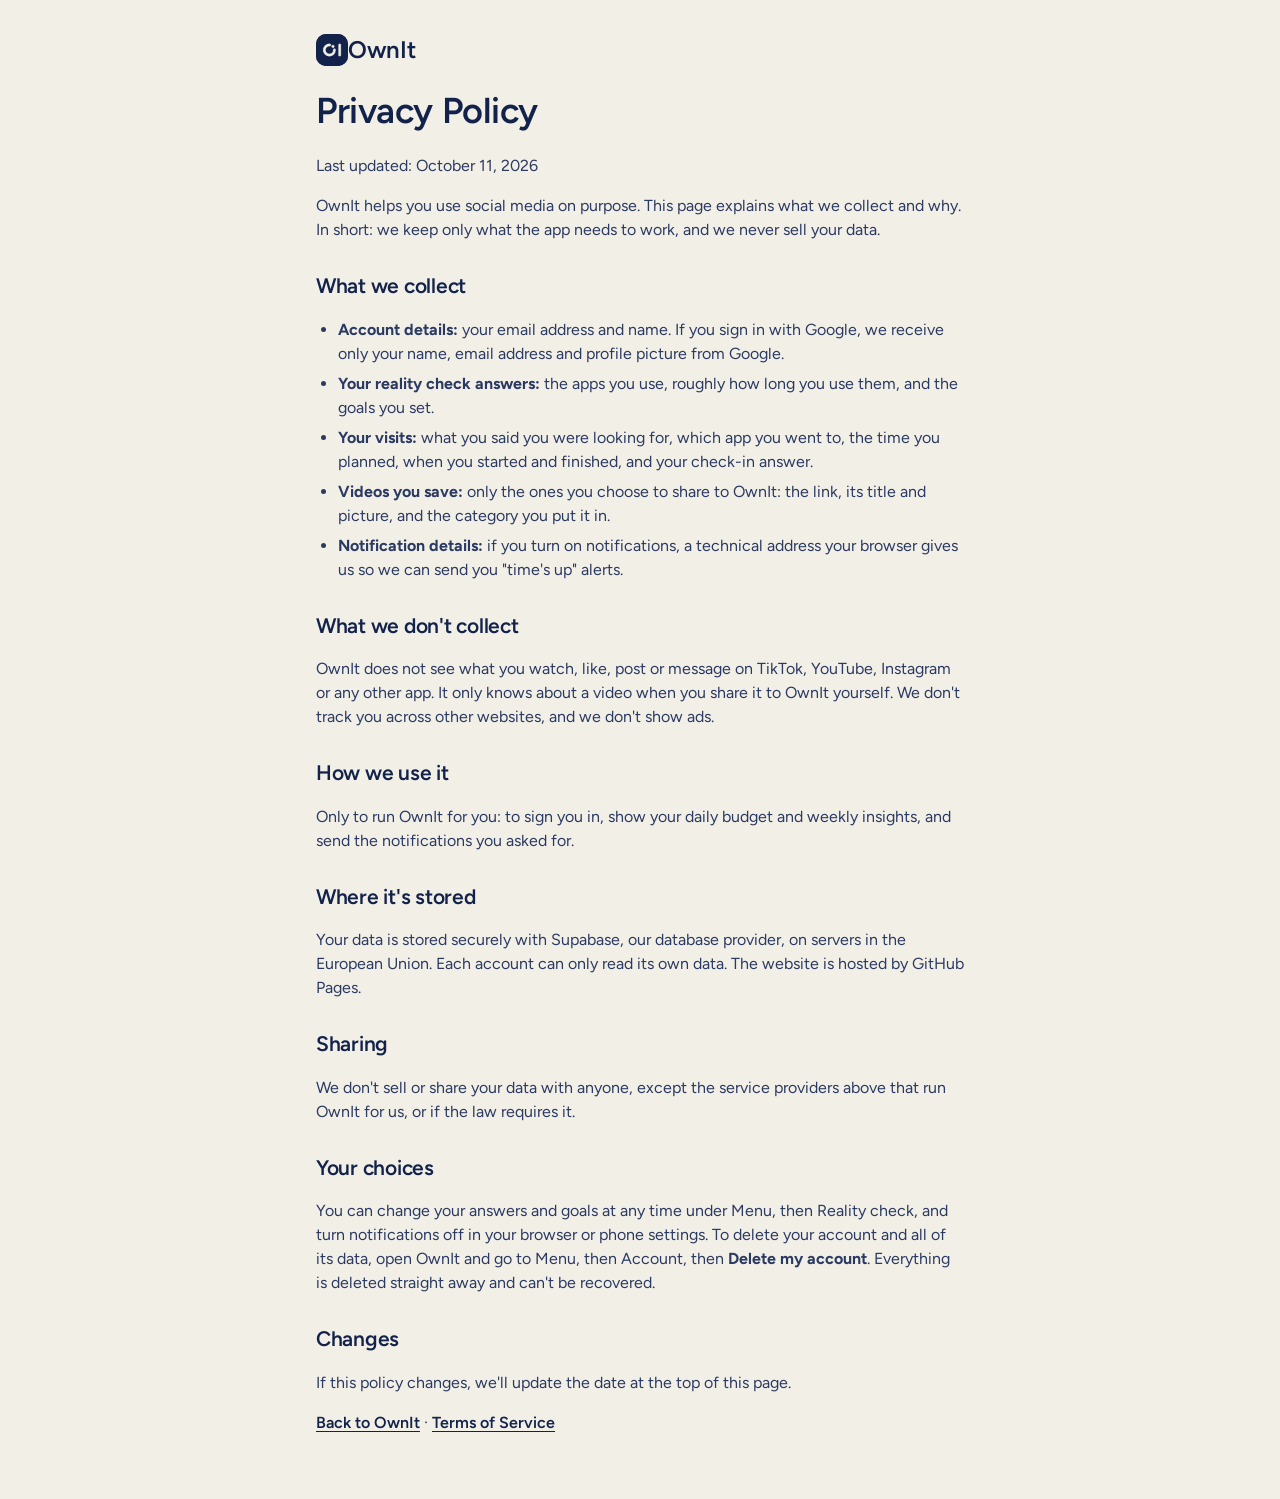
<file: privacy.html>
<!doctype html>
<html lang="en">
<head>
  <meta charset="utf-8">
  <meta name="viewport" content="width=device-width, initial-scale=1">
  <title>Privacy Policy · OwnIt</title>
  <link rel="icon" href="icon-192.png">
  <link rel="stylesheet" href="https://fonts.googleapis.com/css2?family=Fraunces:ital,opsz,wght@0,9..144,400;0,9..144,500;0,9..144,600;1,9..144,500&family=Figtree:wght@400;500;600;700&family=DM+Mono:wght@400;500&display=swap">
  <link rel="stylesheet" href="styles.css">
  <style>
    .doc { max-width: 680px; margin: 0 auto; padding: 32px 16px 64px; display: flex; flex-direction: column; gap: 16px; }
    .doc h1 { font-size: 36px; } .doc h2 { font-size: 21px; margin-top: 12px; }
    .doc p, .doc li { color: var(--ink-2); } .doc ul { margin: 0; padding-left: 22px; display: grid; gap: 6px; }
  </style>
</head>
<body>
  <main class="doc">
    <a class="logo" href="./"><span class="logo-mark"><img src="icon-192.png" alt="" width="32" height="32" style="border-radius:10px"></span>OwnIt</a>
    <h1>Privacy Policy</h1>
    <p class="muted">Last updated: October 11, 2026</p>
    <p>OwnIt helps you use social media on purpose. This page explains what we collect and why. In short: we keep only what the app needs to work, and we never sell your data.</p>

    <h2>What we collect</h2>
    <ul>
      <li><b>Account details:</b> your email address and name. If you sign in with Google, we receive only your name, email address and profile picture from Google.</li>
      <li><b>Your reality check answers:</b> the apps you use, roughly how long you use them, and the goals you set.</li>
      <li><b>Your visits:</b> what you said you were looking for, which app you went to, the time you planned, when you started and finished, and your check-in answer.</li>
      <li><b>Videos you save:</b> only the ones you choose to share to OwnIt: the link, its title and picture, and the category you put it in.</li>
      <li><b>Notification details:</b> if you turn on notifications, a technical address your browser gives us so we can send you "time's up" alerts.</li>
    </ul>

    <h2>What we don't collect</h2>
    <p>OwnIt does not see what you watch, like, post or message on TikTok, YouTube, Instagram or any other app. It only knows about a video when you share it to OwnIt yourself. We don't track you across other websites, and we don't show ads.</p>

    <h2>How we use it</h2>
    <p>Only to run OwnIt for you: to sign you in, show your daily budget and weekly insights, and send the notifications you asked for.</p>

    <h2>Where it's stored</h2>
    <p>Your data is stored securely with Supabase, our database provider, on servers in the European Union. Each account can only read its own data. The website is hosted by GitHub Pages.</p>

    <h2>Sharing</h2>
    <p>We don't sell or share your data with anyone, except the service providers above that run OwnIt for us, or if the law requires it.</p>

    <h2>Your choices</h2>
    <p>You can change your answers and goals at any time under Menu, then Reality check, and turn notifications off in your browser or phone settings. To delete your account and all of its data, open OwnIt and go to Menu, then Account, then <b>Delete my account</b>. Everything is deleted straight away and can't be recovered.</p>

    <h2>Changes</h2>
    <p>If this policy changes, we'll update the date at the top of this page.</p>
    <p><a class="linkish" href="./">Back to OwnIt</a> · <a class="linkish" href="terms.html">Terms of Service</a></p>
  </main>
</body>
</html>
</file>
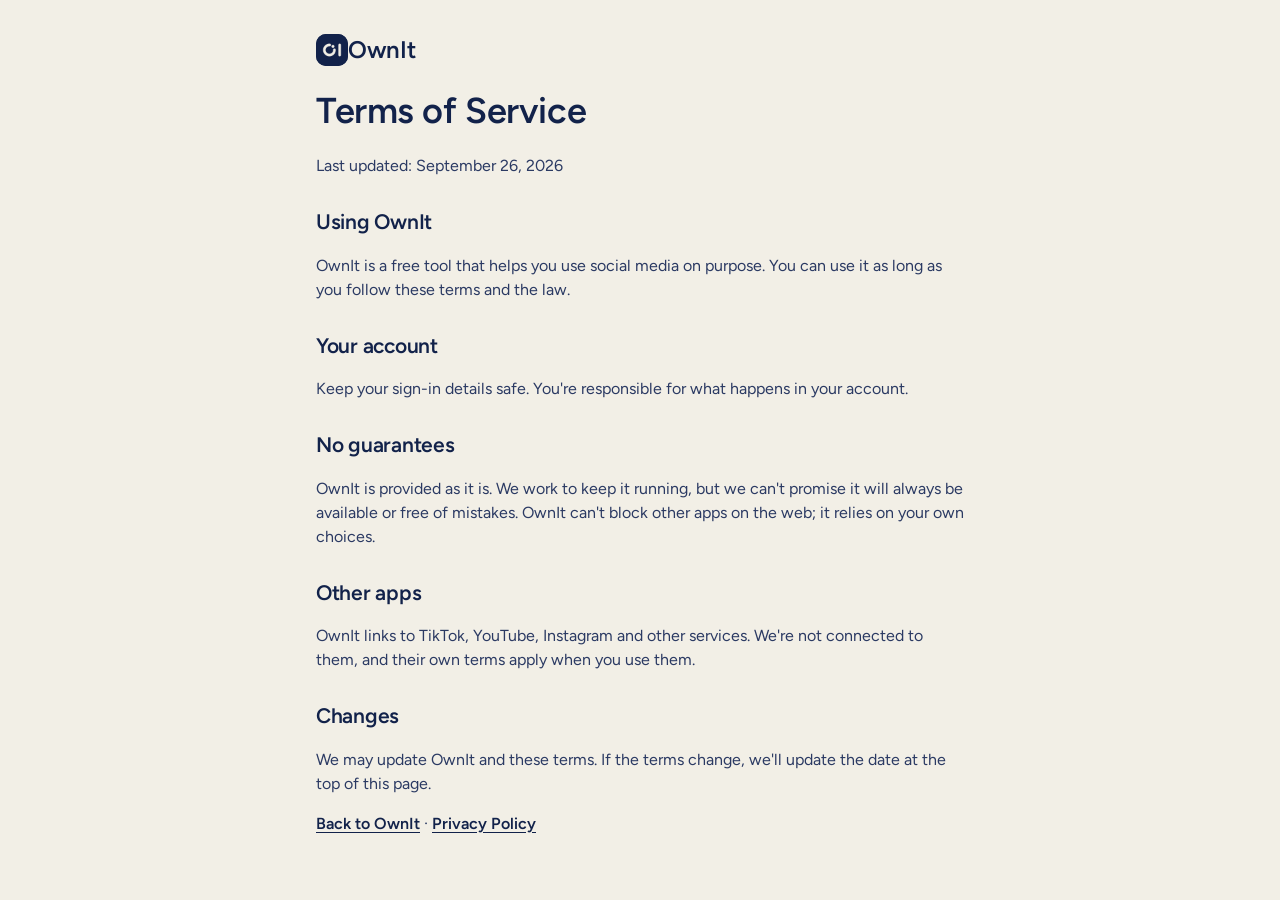
<file: terms.html>
<!doctype html>
<html lang="en">
<head>
  <meta charset="utf-8">
  <meta name="viewport" content="width=device-width, initial-scale=1">
  <title>Terms of Service · OwnIt</title>
  <link rel="icon" href="icon-192.png">
  <link rel="stylesheet" href="https://fonts.googleapis.com/css2?family=Fraunces:ital,opsz,wght@0,9..144,400;0,9..144,500;0,9..144,600;1,9..144,500&family=Figtree:wght@400;500;600;700&family=DM+Mono:wght@400;500&display=swap">
  <link rel="stylesheet" href="styles.css">
  <style>
    .doc { max-width: 680px; margin: 0 auto; padding: 32px 16px 64px; display: flex; flex-direction: column; gap: 16px; }
    .doc h1 { font-size: 36px; } .doc h2 { font-size: 21px; margin-top: 12px; }
    .doc p { color: var(--ink-2); }
  </style>
</head>
<body>
  <main class="doc">
    <a class="logo" href="./"><span class="logo-mark"><img src="icon-192.png" alt="" width="32" height="32" style="border-radius:10px"></span>OwnIt</a>
    <h1>Terms of Service</h1>
    <p class="muted">Last updated: September 26, 2026</p>
    <h2>Using OwnIt</h2>
    <p>OwnIt is a free tool that helps you use social media on purpose. You can use it as long as you follow these terms and the law.</p>
    <h2>Your account</h2>
    <p>Keep your sign-in details safe. You're responsible for what happens in your account.</p>
    <h2>No guarantees</h2>
    <p>OwnIt is provided as it is. We work to keep it running, but we can't promise it will always be available or free of mistakes. OwnIt can't block other apps on the web; it relies on your own choices.</p>
    <h2>Other apps</h2>
    <p>OwnIt links to TikTok, YouTube, Instagram and other services. We're not connected to them, and their own terms apply when you use them.</p>
    <h2>Changes</h2>
    <p>We may update OwnIt and these terms. If the terms change, we'll update the date at the top of this page.</p>
    <p><a class="linkish" href="./">Back to OwnIt</a> · <a class="linkish" href="privacy.html">Privacy Policy</a></p>
  </main>
</body>
</html>
</file>
<file: styles.css>
:root {
  --bg: #F3F6F5;
  --surface: #FFFFFF;
  --surface-2: #EAF0EE;
  --surface-3: #DCE5E2;
  --ink: #0E1A18;
  --ink-2: #33433F;
  --muted: #62716C;
  --line: #D5DEDA;
  --brand: #0C6B65;
  --brand-hover: #09554F;
  --brand-ink: #FFFFFF;
  --brand-soft: #D2E9E5;
  --deep: #0A2E2C;
  --deep-2: #0F3B38;
  --deep-ink: #E8F3F0;
  --deep-muted: #9BBEB7;
  --sun: #C98118;
  --sun-soft: #FBEAD0;
  --good: #1E8A52;
  --mid: #CF8619;
  --bad: #C4473A;
  --bad-soft: #F8DEDA;
  --shadow-sm: 0 1px 2px rgba(14, 26, 24, .06);
  --shadow: 0 1px 2px rgba(14, 26, 24, .04), 0 18px 40px -20px rgba(10, 46, 44, .25);
  --display: "Fraunces", "Georgia", "Times New Roman", serif;
  --body: "Figtree", "Helvetica Neue", "Segoe UI", system-ui, sans-serif;
  --mono: "DM Mono", ui-monospace, "SFMono-Regular", Menlo, Consolas, monospace;
  --r-lg: 26px;
  --r: 16px;
  --r-sm: 12px;
}
@media (prefers-color-scheme: dark) {
  :root:not([data-theme="light"]) {
    color-scheme: dark;
    --bg: #0A1110;
    --surface: #111B19;
    --surface-2: #172321;
    --surface-3: #203029;
    --ink: #E6EFEC;
    --ink-2: #BCCBC6;
    --muted: #8A9C96;
    --line: #243431;
    --brand: #3FC2B2;
    --brand-hover: #62D4C6;
    --brand-ink: #04110F;
    --brand-soft: #12332F;
    --deep: #0C2523;
    --deep-2: #11302D;
    --deep-ink: #E8F3F0;
    --deep-muted: #8FB2AB;
    --sun: #F0B155;
    --sun-soft: #3A2A13;
    --good: #4FC985;
    --mid: #F0B155;
    --bad: #E57B6B;
    --bad-soft: #3A1C18;
    --shadow-sm: 0 1px 2px rgba(0, 0, 0, .35);
    --shadow: 0 1px 2px rgba(0, 0, 0, .3), 0 18px 40px -20px rgba(0, 0, 0, .7);
  }
}
:root[data-theme="dark"] {
  color-scheme: dark;
  --bg: #0A1110;
  --surface: #111B19;
  --surface-2: #172321;
  --surface-3: #203029;
  --ink: #E6EFEC;
  --ink-2: #BCCBC6;
  --muted: #8A9C96;
  --line: #243431;
  --brand: #3FC2B2;
  --brand-hover: #62D4C6;
  --brand-ink: #04110F;
  --brand-soft: #12332F;
  --deep: #0C2523;
  --deep-2: #11302D;
  --deep-ink: #E8F3F0;
  --deep-muted: #8FB2AB;
  --sun: #F0B155;
  --sun-soft: #3A2A13;
  --good: #4FC985;
  --mid: #F0B155;
  --bad: #E57B6B;
  --bad-soft: #3A1C18;
  --shadow-sm: 0 1px 2px rgba(0, 0, 0, .35);
  --shadow: 0 1px 2px rgba(0, 0, 0, .3), 0 18px 40px -20px rgba(0, 0, 0, .7);
}

*, *::before, *::after { box-sizing: border-box; }
[hidden] { display: none !important; }
html, body { height: 100%; }
#root { min-height: 100%; display: flex; flex-direction: column; }
#root > .auth, #root > .shell, #root > .center-screen { flex: 1; }
body {
  margin: 0;
  background: var(--bg);
  color: var(--ink);
  font-family: var(--body);
  font-size: 16px;
  line-height: 1.5;
  -webkit-font-smoothing: antialiased;
}
h1, h2, h3 { font-family: var(--display); font-weight: 600; margin: 0; text-wrap: balance; letter-spacing: -0.02em; font-optical-sizing: auto; }
p { margin: 0; }
button, input, textarea, a { font: inherit; color: inherit; }
button { cursor: pointer; }
:focus-visible { outline: 3px solid var(--brand); outline-offset: 2px; }
.num { font-family: var(--mono); font-variant-numeric: tabular-nums; }
.muted { color: var(--muted); }
.eyebrow { font-size: 12px; font-weight: 700; letter-spacing: .09em; text-transform: uppercase; color: var(--muted); }

/* ---------- buttons & inputs ---------- */
.btn {
  display: inline-flex; align-items: center; justify-content: center; gap: 10px;
  min-height: 50px; padding: 0 20px; border-radius: 14px; border: 1.5px solid transparent;
  font-weight: 600; font-size: 16px; text-decoration: none; white-space: nowrap;
  transition: background .15s, border-color .15s, transform .08s, color .15s;
}
.btn:active { transform: scale(.985); }
.btn[disabled] { opacity: .55; cursor: default; transform: none; }
.btn-primary { background: var(--brand); color: var(--brand-ink); box-shadow: 0 8px 20px -10px var(--brand); }
.btn-primary:hover:not([disabled]) { background: var(--brand-hover); }
.btn-outline { background: var(--surface); border-color: var(--line); color: var(--ink); }
.btn-outline:hover:not([disabled]) { border-color: var(--brand); }
.btn-quiet { background: transparent; color: var(--ink-2); min-height: 40px; padding: 0 12px; }
.btn-quiet:hover { color: var(--brand); }
.btn-block { width: 100%; }
.btn-danger { background: transparent; border-color: var(--line); color: var(--bad); }
.btn-danger:hover { border-color: var(--bad); }
.linkish { background: none; border: 0; padding: 0; color: var(--brand); font-weight: 600; text-decoration: underline; text-underline-offset: 3px; }

.field { display: flex; flex-direction: column; gap: 6px; }
.field label { font-size: 14px; font-weight: 600; color: var(--ink-2); }
.input {
  width: 100%; min-height: 50px; padding: 0 14px; border-radius: 12px;
  border: 1.5px solid var(--line); background: var(--surface); color: var(--ink); font-size: 16px;
  transition: border-color .15s, box-shadow .15s;
}
.input:focus { outline: none; border-color: var(--brand); box-shadow: 0 0 0 4px var(--brand-soft); }
.input::placeholder { color: var(--muted); opacity: .85; }

.alert { font-size: 14px; padding: 12px 14px; border-radius: 12px; }
.alert-error { background: var(--bad-soft); color: var(--bad); }
.alert-info { background: var(--brand-soft); color: var(--ink); }

.chips { display: flex; flex-wrap: wrap; gap: 8px; }
.chip {
  border: 1.5px solid var(--line); background: var(--surface); border-radius: 999px;
  padding: 8px 15px; font-size: 15px; font-weight: 600; transition: all .15s; font-variant-numeric: tabular-nums;
}
.chip:hover { border-color: var(--brand); }
.chip[aria-pressed="true"] { background: var(--brand); border-color: var(--brand); color: var(--brand-ink); }
.chip-soft { background: var(--surface-2); border-color: transparent; font-weight: 500; font-size: 14px; padding: 6px 12px; max-width: 100%; overflow: hidden; text-overflow: ellipsis; white-space: nowrap; }

.demo-banner {
  background: var(--sun-soft); color: var(--ink); font-size: 13px; text-align: center;
  padding: 8px 16px; padding-top: calc(8px + env(safe-area-inset-top, 0px));
}
.demo-banner strong { color: var(--sun); }

.spinner { width: 28px; height: 28px; border-radius: 50%; border: 3px solid var(--surface-3); border-top-color: var(--brand); animation: spin .8s linear infinite; }
@keyframes spin { to { transform: rotate(360deg); } }
.center-screen { min-height: 100%; display: grid; place-items: center; padding: 24px 16px; }

/* ---------- auth ---------- */
.auth { min-height: 100%; display: grid; grid-template-columns: 1fr; }
.auth-brand {
  background: var(--deep); color: var(--deep-ink);
  padding: 28px 20px 32px; display: flex; flex-direction: column; gap: 22px; position: relative; overflow: hidden;
}
.auth-brand::after {
  content: ""; position: absolute; right: -120px; top: -120px; width: 340px; height: 340px; border-radius: 50%;
  border: 1px solid rgba(255, 255, 255, .08); box-shadow: 0 0 0 40px rgba(255, 255, 255, .025), 0 0 0 80px rgba(255, 255, 255, .02);
  pointer-events: none;
}
.logo { display: inline-flex; align-items: center; gap: 10px; font-family: var(--display); font-weight: 600; font-size: 24px; letter-spacing: -0.03em; text-decoration: none; }
.logo-mark { width: 32px; height: 32px; border-radius: 10px; background: var(--brand); display: grid; place-items: center; color: var(--brand-ink); flex: none; }
.auth-brand .logo-mark { background: var(--deep-ink); color: var(--deep); }
.auth-headline { font-size: clamp(32px, 7vw, 54px); font-weight: 600; line-height: 1.02; letter-spacing: -0.035em; max-width: 14ch; }
.auth-headline em { font-style: normal; color: var(--sun); }
.auth-lede { color: var(--deep-muted); font-size: 17px; max-width: 42ch; }
.auth-steps { display: none; list-style: none; padding: 0; margin: 0; gap: 14px; flex-direction: column; }
.auth-steps li { display: flex; gap: 14px; align-items: flex-start; }
.auth-steps b { display: block; font-weight: 600; }
.auth-steps span { color: var(--deep-muted); font-size: 14px; }
.step-dot { width: 30px; height: 30px; border-radius: 50%; border: 1.5px solid rgba(255, 255, 255, .25); display: grid; place-items: center; font-family: var(--mono); font-size: 13px; flex: none; }

.phone-card {
  display: none; background: var(--deep-2); border: 1px solid rgba(255, 255, 255, .08); border-radius: 20px; padding: 18px;
  max-width: 340px; gap: 12px; flex-direction: column;
}
.phone-card .pc-top { display: flex; justify-content: space-between; align-items: center; font-size: 13px; color: var(--deep-muted); }
.phone-card .pc-q { font-family: var(--display); font-size: 20px; font-weight: 600; }
.phone-card .pc-bar { height: 6px; border-radius: 99px; background: rgba(255, 255, 255, .1); overflow: hidden; }
.phone-card .pc-bar i { display: block; height: 100%; width: 38%; background: var(--sun); border-radius: 99px; }
.phone-card .pc-time { font-family: var(--mono); font-size: 13px; color: var(--sun); }

.auth-panel { background: var(--bg); display: flex; justify-content: center; padding: 28px 16px 40px; }
.auth-form { width: 100%; max-width: 400px; display: flex; flex-direction: column; gap: 18px; }
.auth-form h2 { font-size: 28px; font-weight: 600; }
.tabs { display: grid; grid-template-columns: 1fr 1fr; background: var(--surface-2); border-radius: 14px; padding: 4px; }
.tab { border: 0; background: transparent; border-radius: 11px; min-height: 42px; font-weight: 600; color: var(--muted); }
.tab[aria-selected="true"] { background: var(--surface); color: var(--ink); box-shadow: var(--shadow-sm); }
.divider { display: flex; align-items: center; gap: 12px; color: var(--muted); font-size: 13px; }
.divider::before, .divider::after { content: ""; flex: 1; height: 1px; background: var(--line); }
.google-g { width: 20px; height: 20px; flex: none; }
.fineprint { font-size: 12.5px; color: var(--muted); text-align: center; }

@media (min-width: 920px) {
  .auth { grid-template-columns: 1.1fr 1fr; }
  .auth-brand { padding: 44px 56px; justify-content: space-between; min-height: 100vh; min-height: 100dvh; }
  .auth-steps { display: flex; }
  .phone-card { display: flex; }
  .auth-panel { align-items: center; padding: 48px; }
}

/* ---------- onboarding ---------- */
.onb { min-height: 100%; display: flex; flex-direction: column; max-width: 640px; margin: 0 auto; padding: 20px 16px 32px; gap: 28px; }
.onb-top { display: flex; align-items: center; gap: 14px; }
.progress { flex: 1; height: 6px; background: var(--surface-3); border-radius: 99px; overflow: hidden; }
.progress i { display: block; height: 100%; background: var(--brand); border-radius: 99px; transition: width .35s ease; }
.onb-count { font-family: var(--mono); font-size: 13px; color: var(--muted); }
.onb-body { flex: 1; display: flex; flex-direction: column; gap: 22px; }
.onb-title { font-size: clamp(28px, 6vw, 40px); font-weight: 600; line-height: 1.1; }
.onb-sub { color: var(--muted); font-size: 16px; max-width: 52ch; }
.options { display: grid; gap: 10px; }
.options.two { grid-template-columns: repeat(auto-fill, minmax(min(100%, 220px), 1fr)); }
.option {
  display: flex; align-items: center; gap: 14px; text-align: left; width: 100%;
  background: var(--surface); border: 1.5px solid var(--line); border-radius: var(--r); padding: 16px 18px;
  font-size: 17px; font-weight: 600; transition: border-color .15s, background .15s;
}
.option:hover { border-color: var(--brand); }
.option[aria-pressed="true"] { border-color: var(--brand); background: var(--brand-soft); }
.option .tick { width: 22px; height: 22px; border-radius: 7px; border: 1.5px solid var(--line); flex: none; display: grid; place-items: center; background: var(--surface); }
.option.radio .tick { border-radius: 50%; }
.option[aria-pressed="true"] .tick { background: var(--brand); border-color: var(--brand); color: var(--brand-ink); }
.onb-nav { display: flex; gap: 10px; justify-content: space-between; align-items: center; }
.onb-nav .btn-primary { min-width: 140px; }
.big-input { font-size: 22px; min-height: 64px; font-family: var(--display); font-weight: 600; }

.goal-picker { display: flex; flex-direction: column; gap: 16px; align-items: flex-start; }
.goal-value { font-family: var(--display); font-weight: 600; font-size: 64px; line-height: 1; letter-spacing: -0.04em; color: var(--brand); }
.goal-value small { font-size: 22px; color: var(--muted); font-weight: 600; letter-spacing: 0; margin-left: 6px; }

/* ---------- reality ---------- */
.reality { max-width: 760px; margin: 0 auto; padding: 24px 16px 48px; display: flex; flex-direction: column; gap: 22px; }
.reality-hero { background: var(--deep); color: var(--deep-ink); border-radius: var(--r-lg); padding: 28px 24px; display: flex; flex-direction: column; gap: 14px; }
.reality-hero .eyebrow { color: var(--deep-muted); }
.reality-big { font-family: var(--display); font-weight: 600; font-size: clamp(56px, 16vw, 104px); line-height: .9; letter-spacing: -0.05em; color: var(--sun); }
.reality-big small { font-size: .32em; letter-spacing: -0.01em; color: var(--deep-ink); margin-left: 8px; font-weight: 700; }
.reality-hero p { color: var(--deep-muted); font-size: 17px; max-width: 48ch; }
.reality-hero p strong { color: var(--deep-ink); }
.tag-pill { align-self: flex-start; font-size: 13px; font-weight: 700; padding: 6px 12px; border-radius: 99px; background: rgba(255, 255, 255, .1); color: var(--deep-ink); }
.grid-2 { display: grid; gap: 14px; grid-template-columns: repeat(auto-fit, minmax(min(100%, 260px), 1fr)); }
.insight { display: flex; gap: 14px; align-items: flex-start; }
.insight-icon { width: 36px; height: 36px; border-radius: 11px; background: var(--brand-soft); color: var(--brand); display: grid; place-items: center; flex: none; }
.insight p { color: var(--ink-2); }

/* ---------- app shell ---------- */
.shell { min-height: 100%; display: flex; }
.sidebar { display: none; }
.main { flex: 1; min-width: 0; display: flex; flex-direction: column; }
.topbar {
  position: sticky; top: env(safe-area-inset-top, 0px); z-index: 5; background: var(--bg);
  display: flex; align-items: center; justify-content: space-between; padding: 14px 16px; border-bottom: 1px solid transparent;
}
.topbar .logo { font-size: 21px; }
.topbar .logo-mark { width: 28px; height: 28px; border-radius: 9px; }
.avatar { width: 36px; height: 36px; border-radius: 50%; background: var(--brand-soft); color: var(--brand); display: grid; place-items: center; font-weight: 700; font-size: 14px; border: 0; flex: none; }
.content { width: 100%; max-width: 980px; margin: 0 auto; padding: 22px 16px calc(96px + env(safe-area-inset-bottom, 0px)); display: flex; flex-direction: column; gap: 18px; }
.page-title { font-size: clamp(26px, 5vw, 34px); font-weight: 600; }
.page-sub { color: var(--muted); margin-top: 4px; }

.tabbar {
  position: fixed; left: 0; right: 0; bottom: 0; z-index: 6; background: var(--surface); border-top: 1px solid var(--line);
  display: grid; grid-template-columns: repeat(4, 1fr); padding: 6px 8px calc(6px + env(safe-area-inset-bottom, 0px));
}
.tabbar button { background: none; border: 0; display: flex; flex-direction: column; align-items: center; gap: 3px; font-size: 12px; font-weight: 600; color: var(--muted); padding: 6px 0; border-radius: 12px; }
.tabbar button[aria-current="page"] { color: var(--brand); }

@media (min-width: 900px) {
  .sidebar {
    display: flex; flex-direction: column; gap: 28px; width: 248px; flex: none; padding: 24px 16px;
    border-right: 1px solid var(--line); background: var(--surface); position: sticky; top: 0; height: 100vh; height: 100dvh;
  }
  .nav { display: flex; flex-direction: column; gap: 4px; }
  .nav button { display: flex; align-items: center; gap: 12px; background: none; border: 0; text-align: left; padding: 11px 12px; border-radius: 12px; font-weight: 600; color: var(--ink-2); }
  .nav button:hover { background: var(--surface-2); }
  .nav button[aria-current="page"] { background: var(--brand-soft); color: var(--brand); }
  .side-user { margin-top: auto; display: flex; gap: 10px; align-items: center; padding: 10px; border-radius: 14px; background: var(--surface-2); min-width: 0; }
  .side-user div { min-width: 0; }
  .side-user b, .side-user small { display: block; overflow: hidden; text-overflow: ellipsis; white-space: nowrap; }
  .side-user small { color: var(--muted); font-size: 12.5px; }
  .topbar, .tabbar { display: none; }
  .content { padding: 36px 40px 56px; gap: 22px; }
}

/* ---------- cards ---------- */
.card { background: var(--surface); border: 1px solid transparent; box-shadow: var(--shadow-sm); border-radius: var(--r-lg); padding: 22px; display: flex; flex-direction: column; gap: 16px; min-width: 0; }
.card-head { display: flex; justify-content: space-between; align-items: center; gap: 10px; }
.card h3 { font-size: 18px; font-weight: 600; }
.home-grid { display: grid; gap: 18px; grid-template-columns: 1fr; }
@media (min-width: 1100px) { .home-grid { grid-template-columns: minmax(0, 1.55fr) minmax(0, 1fr); align-items: start; } }
.col { display: flex; flex-direction: column; gap: 18px; min-width: 0; }

.go-card { box-shadow: var(--shadow); padding: 22px; gap: 18px; }
.go-title { font-size: clamp(24px, 4.6vw, 30px); font-weight: 600; line-height: 1.15; }
.platforms { display: flex; gap: 8px; flex-wrap: wrap; }
.platform {
  display: inline-flex; align-items: center; gap: 8px; border: 1.5px solid var(--line); background: var(--surface);
  border-radius: 12px; padding: 8px 12px; font-weight: 600; font-size: 15px;
}
.platform[aria-pressed="true"] { border-color: var(--ink); background: var(--ink); color: var(--bg); }
.pf-dot { width: 10px; height: 10px; border-radius: 50%; flex: none; }
.search-box { display: flex; align-items: center; gap: 10px; background: var(--surface-2); border: 1.5px solid transparent; border-radius: 16px; padding: 0 16px; transition: border-color .15s, background .15s; }
.search-box:focus-within { border-color: var(--brand); background: var(--surface); }
.search-box svg { color: var(--muted); flex: none; }
.search-box input { flex: 1; min-width: 0; border: 0; background: transparent; outline: none; font-size: 18px; padding: 17px 0; color: var(--ink); }
.search-box input::placeholder { color: var(--muted); }
.row-between { display: flex; justify-content: space-between; align-items: baseline; gap: 10px; flex-wrap: wrap; }
.label { font-size: 14px; font-weight: 700; }
.hint { font-size: 13px; color: var(--muted); }
.field-error { color: var(--bad); font-size: 14px; margin-top: -8px; }

.scroll-row {
  display: flex; align-items: center; gap: 14px; width: 100%; text-align: left; background: var(--surface);
  border: 1px solid var(--line); border-radius: var(--r-lg); padding: 16px 18px;
}
.scroll-row:hover { border-color: var(--sun); }
.scroll-row .ico { width: 40px; height: 40px; border-radius: 12px; background: var(--sun-soft); color: var(--sun); display: grid; place-items: center; flex: none; }
.scroll-row .txt { flex: 1; min-width: 0; }
.scroll-row b { display: block; }
.scroll-row small { color: var(--muted); font-size: 13.5px; }

.budget { display: flex; gap: 18px; align-items: center; }
.ring { position: relative; width: 108px; height: 108px; flex: none; }
.ring svg { width: 100%; height: 100%; transform: rotate(-90deg); }
.ring .track { fill: none; stroke: var(--surface-3); stroke-width: 10; }
.ring .bar { fill: none; stroke: var(--brand); stroke-width: 10; stroke-linecap: round; transition: stroke-dashoffset .6s ease; }
.ring.over .bar { stroke: var(--bad); }
.ring.near .bar { stroke: var(--sun); }
.ring-label { position: absolute; inset: 0; display: grid; place-items: center; text-align: center; line-height: 1.1; }
.ring-label b { font-family: var(--mono); font-size: 24px; font-weight: 500; display: block; }
.ring-label small { font-size: 11.5px; color: var(--muted); }
.budget-text b { font-family: var(--display); font-size: 20px; }
.budget-text p { color: var(--muted); font-size: 14.5px; margin-top: 4px; }

.extra-hour { background: var(--deep); color: var(--deep-ink); border: 0; }
.extra-hour .eyebrow { color: var(--deep-muted); }
.extra-hour p.big { font-family: var(--display); font-size: 22px; font-weight: 600; line-height: 1.2; }
.extra-hour p.small { color: var(--deep-muted); font-size: 14px; }

.list { list-style: none; padding: 0; margin: 0; display: flex; flex-direction: column; }
.list li { display: grid; grid-template-columns: auto 1fr auto; gap: 12px; align-items: center; padding: 12px 0; border-top: 1px solid var(--line); }
.list li:first-child { border-top: 0; padding-top: 0; }
.list li:last-child { padding-bottom: 0; }
.list .what { min-width: 0; }
.list .what b { display: block; font-weight: 600; overflow: hidden; text-overflow: ellipsis; white-space: nowrap; }
.list .what small { color: var(--muted); font-size: 13px; }
.list .right { font-family: var(--mono); font-size: 13px; color: var(--muted); font-variant-numeric: tabular-nums; text-align: right; }
.outcome-dot { width: 12px; height: 12px; border-radius: 50%; flex: none; }
.o-found { background: var(--good); }
.o-partly { background: var(--mid); }
.o-distracted { background: var(--bad); }
.o-open { background: var(--surface-3); }
.empty { color: var(--muted); font-size: 15px; padding: 6px 0; }

/* ---------- visit & check-in ---------- */
.visit { max-width: 560px; width: 100%; margin: 0 auto; align-items: center; text-align: center; gap: 20px; padding: 28px 22px; box-shadow: var(--shadow); }
.visit-intent { font-family: var(--display); font-size: clamp(24px, 5vw, 30px); font-weight: 600; line-height: 1.2; overflow-wrap: anywhere; }
.big-ring { position: relative; width: min(260px, 68vw); aspect-ratio: 1; max-width: 100%; }
.big-ring svg { width: 100%; height: 100%; transform: rotate(-90deg); }
.big-ring .track { fill: none; stroke: var(--surface-3); stroke-width: 9; }
.big-ring .bar { fill: none; stroke: var(--brand); stroke-width: 9; stroke-linecap: round; transition: stroke-dashoffset 1s linear, stroke .3s; }
.big-ring.low .bar { stroke: var(--sun); }
.big-ring .inner { position: absolute; inset: 0; display: flex; flex-direction: column; justify-content: center; align-items: center; gap: 2px; }
.countdown { font-family: var(--mono); font-weight: 500; font-size: clamp(44px, 13vw, 60px); letter-spacing: -0.02em; line-height: 1; font-variant-numeric: tabular-nums; }
.big-ring.low .countdown { color: var(--sun); }
.visit-actions { display: grid; grid-template-columns: 1fr 1fr; gap: 10px; width: 100%; }
.visit-actions .btn { padding: 0 10px; }

.checkin { max-width: 560px; width: 100%; margin: 0 auto; gap: 18px; padding: 28px 22px; box-shadow: var(--shadow); }
.checkin h2 { font-size: clamp(28px, 6vw, 34px); font-weight: 600; line-height: 1.1; }
.timing { font-size: 14.5px; padding: 11px 14px; border-radius: 12px; background: var(--surface-2); }
.timing.over { background: var(--sun-soft); }
.answers { display: flex; flex-direction: column; gap: 10px; }
.answer { display: flex; align-items: center; gap: 14px; width: 100%; text-align: left; background: var(--surface-2); border: 1.5px solid transparent; border-radius: var(--r); padding: 17px 18px; font-size: 17px; font-weight: 600; }
.answer:hover { border-color: var(--brand); }
.answer .outcome-dot { width: 14px; height: 14px; }

/* ---------- insights ---------- */
.stat-grid { display: grid; gap: 12px; grid-template-columns: repeat(2, minmax(0, 1fr)); }
@media (min-width: 720px) { .stat-grid { grid-template-columns: repeat(4, minmax(0, 1fr)); } }
.stat { background: var(--surface); border: 1px solid transparent; box-shadow: var(--shadow-sm); border-radius: var(--r); padding: 16px; display: flex; flex-direction: column; gap: 4px; }
.stat b { font-family: var(--display); font-size: 30px; font-weight: 600; letter-spacing: -0.03em; line-height: 1.05; font-variant-numeric: tabular-nums; }
.stat b.accent { color: var(--brand); }
.stat span { font-size: 13px; color: var(--muted); }
.chart { width: 100%; height: auto; display: block; overflow: visible; }
.chart text { fill: var(--muted); font-family: var(--body); font-size: 11px; }
.chart .gridline { stroke: var(--line); stroke-width: 1; }
.chart .goal-line { stroke: var(--sun); stroke-width: 1.5; stroke-dasharray: 4 4; }
.chart .goal-label { fill: var(--sun); font-weight: 700; }
.chart .bar-fill { fill: var(--brand); }
.chart .bar-over { fill: var(--bad); }
.chart .today-label { fill: var(--ink); font-weight: 700; }
.stack { display: flex; height: 14px; border-radius: 99px; overflow: hidden; background: var(--surface-3); }
.stack i { display: block; height: 100%; }
.legend { display: flex; gap: 16px; flex-wrap: wrap; font-size: 13px; color: var(--muted); }
.legend span { display: inline-flex; align-items: center; gap: 7px; }
.legend .outcome-dot { width: 10px; height: 10px; }

/* ---------- profile ---------- */
.profile-head { display: flex; gap: 16px; align-items: center; }
.profile-head .avatar { width: 64px; height: 64px; font-size: 22px; }
.profile-head b { font-family: var(--display); font-size: 22px; display: block; }
.kv { display: grid; grid-template-columns: minmax(0, 1fr); gap: 0; }
.kv > div { display: flex; justify-content: space-between; gap: 16px; padding: 12px 0; border-top: 1px solid var(--line); }
.kv > div:first-child { border-top: 0; padding-top: 0; }
.kv dt { color: var(--muted); font-size: 14.5px; }
.kv dd { margin: 0; font-weight: 600; text-align: right; font-size: 14.5px; min-width: 0; overflow-wrap: anywhere; }

.toast {
  position: fixed; left: 50%; bottom: calc(86px + env(safe-area-inset-bottom, 0px)); transform: translateX(-50%); z-index: 20;
  background: var(--ink); color: var(--bg); padding: 12px 18px; border-radius: 14px; font-size: 14.5px; font-weight: 500;
  max-width: calc(100% - 32px); box-shadow: var(--shadow); animation: rise .25s ease;
}
@media (min-width: 900px) { .toast { bottom: 28px; } }
@keyframes rise { from { opacity: 0; transform: translate(-50%, 8px); } to { opacity: 1; transform: translate(-50%, 0); } }
.fade-in { animation: fade .3s ease; }
@keyframes fade { from { transform: translateY(6px); } to { transform: none; } }

@media (prefers-reduced-motion: reduce) {
  *, *::before, *::after { animation: none !important; transition: none !important; }
}


/* ---------- calmer home ---------- */
.home { width: 100%; max-width: 600px; margin: 0 auto; display: flex; flex-direction: column; gap: 22px; }
.hello .eyebrow { color: var(--sun); }
.hello-name { font-size: clamp(38px, 9vw, 54px); font-weight: 500; line-height: 1.02; margin-top: 4px; letter-spacing: -0.03em; overflow-wrap: anywhere; }
.budget-line { display: flex; align-items: center; gap: 14px; margin-top: 16px; font-size: 14px; color: var(--muted); }
.budget-line b { color: var(--ink); font-weight: 600; }
.budget-bar { flex: 1; height: 6px; background: var(--surface-3); border-radius: 99px; overflow: hidden; }
.budget-bar i { display: block; height: 100%; background: var(--sun); border-radius: 99px; transition: width .6s ease; }
.budget-bar.over i { background: var(--bad); }
.go { background: var(--surface); border-radius: 30px; padding: 24px 22px; box-shadow: var(--shadow); display: flex; flex-direction: column; gap: 18px; }
.go h2 { font-size: clamp(24px, 6vw, 30px); font-weight: 500; line-height: 1.15; }
.seg { display: inline-flex; flex-wrap: wrap; background: var(--surface-2); border-radius: 14px; padding: 4px; gap: 2px; align-self: flex-start; max-width: 100%; }
.seg-btn { border: 0; background: transparent; border-radius: 10px; padding: 8px 13px; font-weight: 600; font-size: 14px; color: var(--muted); display: inline-flex; align-items: center; gap: 7px; font-variant-numeric: tabular-nums; transition: background .15s, color .15s; }
.seg-btn:hover { color: var(--ink); }
.seg-btn[aria-pressed="true"] { background: var(--surface); color: var(--ink); box-shadow: var(--shadow-sm); }
.go .search-box { border-radius: 18px; }
.go .search-box input { font-size: 18px; padding: 18px 0; }
.go-row { display: flex; gap: 10px; align-items: center; flex-wrap: wrap; }
.go-row .seg { flex: 1 1 auto; align-self: auto; }
.go-row .seg-btn { flex: 1; justify-content: center; }
.go-btn { flex: 1 1 140px; min-height: 52px; font-size: 17px; }
.recent { display: flex; flex-wrap: wrap; gap: 6px; margin-top: -6px; }
.recent .chip-soft { background: transparent; border: 1px solid var(--line); color: var(--ink-2); }
.quiet-link { align-self: center; background: none; border: 0; color: var(--muted); font-weight: 600; font-size: 15px; display: inline-flex; gap: 8px; align-items: center; padding: 10px 14px; border-radius: 12px; }
.quiet-link:hover { color: var(--brand); background: var(--surface-2); }
.free-panel { background: var(--surface); border-radius: 24px; padding: 20px; box-shadow: var(--shadow-sm); display: flex; flex-direction: column; gap: 14px; }
.free-panel h3 { font-size: 20px; font-weight: 500; }
.notify-banner { display: flex; align-items: center; gap: 14px; flex-wrap: wrap; background: var(--sun-soft); border-radius: 20px; padding: 14px 16px; }
.notify-banner .nb-icon { width: 36px; height: 36px; border-radius: 12px; background: var(--surface); color: var(--sun); display: grid; place-items: center; flex: none; }
.notify-banner .nb-text { flex: 1 1 200px; min-width: 0; }
.notify-banner b { display: block; font-size: 15px; }
.notify-banner span { font-size: 13.5px; color: var(--ink-2); }
.notify-banner .btn { min-height: 40px; padding: 0 16px; font-size: 14px; }
.notify-wrap { width: 100%; max-width: 560px; margin: 0 auto; }
.section-head { display: flex; justify-content: space-between; align-items: baseline; }
.section-head h2 { font-size: 22px; font-weight: 500; }
.today { display: flex; flex-direction: column; gap: 10px; }
.today .list { background: var(--surface); border-radius: 22px; padding: 16px 18px; box-shadow: var(--shadow-sm); }
.go > .seg:first-child { align-self: stretch; flex-wrap: nowrap; }
.go > .seg:first-child .seg-btn { flex: 1 1 0; justify-content: center; padding: 8px 6px; min-width: 0; white-space: nowrap; }
@media (max-width: 380px) { .go > .seg:first-child .pf-dot { display: none; } }

/* =====================================================================
   Landing story (signed-out visitors): one cinematic dark look
   ===================================================================== */
.lp {
  --lp-bg: #12224A; --lp-bg-2: #1A2B59; --lp-ink: #F2EFE6; --lp-muted: #A3AECF;
  --lp-teal: #B9C7F5; --lp-deep: #263A72; --lp-gold: #F2EFE6; --lp-line: rgba(242, 239, 230, .14);
  background: var(--lp-bg); color: var(--lp-ink); overflow-x: hidden; position: relative; flex: 1;
}
.lp em { font-style: italic; color: var(--lp-gold); }
.lp-nav {
  position: fixed; top: env(safe-area-inset-top, 0px); left: 0; right: 0; z-index: 10; display: flex; justify-content: space-between; align-items: center;
  padding: 16px 20px; background: linear-gradient(var(--lp-bg), rgba(18, 34, 74, 0)); pointer-events: none;
}
.lp-nav > * { pointer-events: auto; }
.lp-logo { color: var(--lp-ink); font-size: 22px; }
.lp-logo .logo-mark { background: var(--lp-deep); color: #fff; }
.lp-signin { background: rgba(232, 243, 240, .08); color: var(--lp-ink); border: 1px solid var(--lp-line); border-radius: 999px; padding: 9px 18px; font-weight: 600; backdrop-filter: blur(8px); }
.lp-signin:hover { background: rgba(232, 243, 240, .16); }
.lp-kicker { font-size: 12.5px; font-weight: 700; letter-spacing: .16em; text-transform: uppercase; color: var(--lp-gold); margin-bottom: 14px; }
.lp-h1 { font-family: var(--display); font-weight: 500; font-size: clamp(42px, 9vw, 96px); line-height: .98; letter-spacing: -0.035em; color: var(--lp-ink); }
.lp-h2 { font-family: var(--display); font-weight: 500; font-size: clamp(34px, 6.5vw, 68px); line-height: 1.02; letter-spacing: -0.03em; color: var(--lp-ink); }
.lp-p { color: var(--lp-muted); font-size: clamp(17px, 2.2vw, 20px); line-height: 1.55; max-width: 44ch; }

/* hero */
.lp-hero { position: relative; min-height: min(100svh, 900px); display: grid; place-items: center; text-align: center; padding: 110px 16px 90px; overflow: hidden;
  background: radial-gradient(60% 50% at 50% 45%, rgba(70, 100, 190, .45), transparent 70%), var(--lp-bg); }
#lp-canvas, .lp-fallback { position: absolute; inset: 0; width: 100%; height: 100%; }
.lp-fallback { display: grid; place-items: center; opacity: .45; }
.lp-fallback svg { width: min(90vw, 720px); }
.lp.three-on .lp-fallback { display: none; }
.lp-hero-text { position: relative; z-index: 2; display: flex; flex-direction: column; align-items: center; gap: 18px; max-width: 900px; }
.lp-w { display: inline-block; opacity: 0; transform: translateY(.5em) rotate(4deg); animation: lp-word .9s cubic-bezier(.2, .8, .2, 1) forwards; animation-delay: calc(.35s + var(--i) * .12s); }
@keyframes lp-word { to { opacity: 1; transform: none; } }
.lp-late { opacity: 0; animation: lp-fade 1.2s ease forwards 1.6s; font-size: clamp(19px, 2.6vw, 26px); color: var(--lp-muted); font-family: var(--display); font-style: italic; }
@keyframes lp-fade { to { opacity: 1; } }
.lp-scroll-cue { position: absolute; bottom: 28px; left: 50%; transform: translateX(-50%); z-index: 2; font-size: 12px; letter-spacing: .2em; text-transform: uppercase; color: var(--lp-muted); display: flex; flex-direction: column; align-items: center; gap: 10px; }
.lp-scroll-cue span { width: 22px; height: 36px; border: 1.5px solid var(--lp-muted); border-radius: 12px; position: relative; }
.lp-scroll-cue span::after { content: ""; position: absolute; left: 50%; top: 7px; width: 3px; height: 7px; margin-left: -1.5px; border-radius: 2px; background: var(--lp-gold); animation: lp-cue 1.6s ease-in-out infinite; }
@keyframes lp-cue { 0% { transform: translateY(0); opacity: 1; } 80% { transform: translateY(12px); opacity: 0; } 100% { opacity: 0; } }

/* sections */
.lp-sec { position: relative; padding: clamp(90px, 14vw, 170px) 16px; max-width: 1180px; margin: 0 auto; }
.reveal { opacity: 0; transform: translateY(40px); transition: opacity 1s ease, transform 1s cubic-bezier(.2, .8, .2, 1); transition-delay: calc(var(--d, 0) * .15s); }
.reveal.in { opacity: 1; transform: none; }

/* the endless feed */
.lp-feed { display: grid; gap: 48px; align-items: center; grid-template-columns: 1fr; }
@media (min-width: 860px) { .lp-feed { grid-template-columns: 1.1fr .9fr; } }
.lp-copy { display: flex; flex-direction: column; gap: 20px; }
.lp-timer { font-size: 15px; color: var(--lp-muted); }
.lp-timer b { font-family: var(--mono); color: var(--lp-gold); font-size: 18px; font-weight: 500; }
.lp-phone { justify-self: center; width: min(300px, 78vw); aspect-ratio: 9 / 18.5; max-width: 100%; border-radius: 44px; padding: 12px; background: #0B1736; box-shadow: 0 0 0 1px var(--lp-line), 0 40px 90px -30px rgba(185, 199, 245, .35); transform: rotate(-4deg); }
.lp-phone-screen { height: 100%; border-radius: 34px; overflow: hidden; background: #0B1715; position: relative; }
.lp-phone-screen::after { content: ""; position: absolute; inset: 0; background: linear-gradient(#0B1715, transparent 18%, transparent 80%, #0B1715); pointer-events: none; }
.lp-feedtrack { display: flex; flex-direction: column; gap: 10px; padding: 10px; animation: lp-scrollfeed 14s linear infinite; }
@keyframes lp-scrollfeed { to { transform: translateY(-50%); } }
.lp-post { border-radius: 18px; padding: 10px; background: rgba(232, 243, 240, .05); display: flex; flex-direction: column; gap: 8px; flex: none; }
.lp-post-top { display: flex; align-items: center; gap: 8px; }
.lp-post-top i { width: 22px; height: 22px; border-radius: 50%; background: var(--c); }
.lp-post-top span { height: 7px; width: 60px; border-radius: 4px; background: rgba(232, 243, 240, .18); }
.lp-post-img { height: var(--h); border-radius: 12px; background: linear-gradient(135deg, var(--c), rgba(18, 34, 74, .6)); position: relative; }
.lp-post-img::after { content: "♥ " attr(data-likes); position: absolute; right: 8px; bottom: 6px; font-size: 10px; color: #fff; font-weight: 700; }

/* the cost */
.lp-cost { text-align: center; display: flex; flex-direction: column; align-items: center; }
.lp-stats { display: grid; gap: 34px; grid-template-columns: 1fr; width: 100%; margin-top: 10px; }
@media (min-width: 860px) { .lp-stats { grid-template-columns: repeat(3, 1fr); } }
.lp-stat { display: flex; flex-direction: column; gap: 10px; align-items: center; }
.lp-stat b { font-family: var(--display); font-weight: 500; font-size: clamp(56px, 10vw, 104px); line-height: 1; letter-spacing: -0.04em; color: var(--lp-ink); font-variant-numeric: tabular-nums; white-space: nowrap; }
.lp-stat:nth-child(3) b { color: var(--lp-gold); }
.lp-stat span { color: var(--lp-muted); font-size: 16px; max-width: 24ch; }
.lp-source { margin-top: 44px; font-size: 12.5px; color: rgba(147, 179, 172, .75); }

/* the turn: the loop breaks */
.lp-turn { text-align: center; display: flex; flex-direction: column; align-items: center; gap: 26px; }
.lp-turn-loop svg { width: min(70vw, 340px); overflow: visible; }
.lp-turn-loop .right { transition: stroke-dashoffset 1.4s cubic-bezier(.7, 0, .2, 1) .2s; }
.lp-turn-loop .dot { transform-box: fill-box; transform-origin: center; transform: scale(0); transition: transform .5s cubic-bezier(.3, 1.6, .5, 1) 1.3s; }
.lp-turn-loop.broken .right { stroke-dashoffset: 38; }
.lp-turn-loop.broken .dot { transform: scale(1); animation: lp-fly 3.2s ease-in-out 1.9s infinite alternate; }
@keyframes lp-fly { to { transform: translate(6px, -8px) scale(1.15); } }
.loop-draw { stroke-dasharray: 100; stroke-dashoffset: 100; animation: lp-draw 2.4s cubic-bezier(.6, 0, .2, 1) forwards .2s; }
@keyframes lp-draw { to { stroke-dashoffset: 0; } }

/* meet OwnIt */
.lp-meet { display: flex; flex-direction: column; gap: 56px; }
.lp-meet-head { display: flex; flex-direction: column; align-items: center; text-align: center; gap: 18px; }
.lp-meet-mark { width: 88px; height: 88px; border-radius: 26px; background: var(--lp-deep); display: grid; place-items: center; color: #fff; box-shadow: 0 0 60px rgba(185, 199, 245, .45); animation: lp-glow 3s ease-in-out infinite alternate; }
.lp-meet-mark svg { width: 56px; height: 56px; }
@keyframes lp-glow { to { box-shadow: 0 0 100px rgba(185, 199, 245, .7); } }
.lp-steps { display: grid; gap: 18px; grid-template-columns: 1fr; }
@media (min-width: 860px) { .lp-steps { grid-template-columns: repeat(3, 1fr); } }
.lp-step { background: linear-gradient(180deg, rgba(232, 243, 240, .06), rgba(232, 243, 240, .02)); border: 1px solid var(--lp-line); border-radius: 28px; padding: 26px; display: flex; flex-direction: column; gap: 10px; min-width: 0; transition: transform .4s ease, border-color .4s ease; }
.lp-step:hover { transform: translateY(-6px); border-color: rgba(185, 199, 245, .5); }
.lp-step-n { font-family: var(--mono); color: var(--lp-gold); font-size: 14px; }
.lp-step h3 { font-family: var(--display); font-weight: 500; font-size: 26px; color: var(--lp-ink); }
.lp-step p { color: var(--lp-muted); font-size: 15.5px; }
.lp-demo { margin-top: 14px; height: 120px; border-radius: 18px; background: rgba(18, 34, 74, .6); display: grid; place-items: center; position: relative; overflow: hidden; }
.lp-typed { font-family: var(--mono); font-size: 15px; color: var(--lp-ink); white-space: nowrap; overflow: hidden; border-right: 2px solid var(--lp-gold); width: 0; animation: lp-type 4.5s steps(18) infinite, lp-caret .7s step-end infinite; max-width: 90%; }
@keyframes lp-type { 0%, 10% { width: 0; } 55%, 90% { width: 18ch; } 100% { width: 0; } }
@keyframes lp-caret { 50% { border-color: transparent; } }
.lp-demo-ring svg { width: 92px; height: 92px; transform: rotate(-90deg); }
.lp-demo-ring .t { fill: none; stroke: rgba(232, 243, 240, .1); stroke-width: 8; }
.lp-demo-ring .b { fill: none; stroke: var(--lp-teal); stroke-width: 8; stroke-linecap: round; stroke-dasharray: 251.3; animation: lp-drain 6s linear infinite; }
@keyframes lp-drain { 0% { stroke-dashoffset: 0; stroke: var(--lp-teal); } 80% { stroke: var(--lp-teal); } 100% { stroke-dashoffset: 251.3; stroke: var(--lp-gold); } }
.lp-demo-ring b { position: absolute; font-family: var(--mono); font-weight: 500; font-size: 18px; }
.lp-bubble { background: var(--lp-teal); color: #04110F; font-weight: 700; padding: 12px 18px; border-radius: 18px 18px 18px 4px; animation: lp-pop 3.5s cubic-bezier(.3, 1.6, .5, 1) infinite; }
@keyframes lp-pop { 0%, 15% { transform: scale(0); } 30%, 85% { transform: scale(1); } 100% { transform: scale(0); } }

/* call to action */
.lp-cta { text-align: center; display: flex; flex-direction: column; align-items: center; gap: 26px; max-width: none; overflow: hidden;
  background: radial-gradient(50% 60% at 50% 60%, rgba(242, 239, 230, .14), transparent 70%); }
#lp-sparks { position: absolute; inset: 0; width: 100%; height: 100%; pointer-events: none; }
.lp-cta > *:not(canvas) { position: relative; z-index: 1; }
.lp-cta-row { display: flex; flex-direction: column; align-items: center; gap: 14px; }
.lp-btn { background: var(--lp-gold); color: #12224A; font-size: 18px; min-height: 60px; padding: 0 36px; border-radius: 999px; box-shadow: 0 16px 50px -12px rgba(242, 239, 230, .6); transition: transform .2s ease, box-shadow .2s ease; }
.lp-btn:hover { transform: translateY(-2px) scale(1.02); box-shadow: 0 22px 60px -12px rgba(242, 239, 230, .75); }
.lp-link { background: none; border: 0; color: var(--lp-muted); font-weight: 600; text-decoration: underline; text-underline-offset: 4px; }
.lp-foot { text-align: center; padding: 30px 16px 40px; font-size: 13px; color: var(--lp-muted); border-top: 1px solid var(--lp-line); }
.lp-foot a { color: inherit; }
.auth-back { align-self: flex-start; }

@media (prefers-reduced-motion: reduce) {
  .reveal, .lp-w, .lp-late { opacity: 1 !important; transform: none !important; }
  .lp-feedtrack, .lp-typed { animation: none !important; width: auto; }
  .loop-draw { stroke-dashoffset: 0 !important; }
}

/* interactive questions */
.lp-quiz { display: flex; flex-direction: column; align-items: center; text-align: center; gap: 36px; }
.lp-quiz-head { display: flex; flex-direction: column; align-items: center; }
.lp-quiz-stage { position: relative; width: 100%; max-width: 640px; min-height: 340px; display: grid; }
.lp-q { grid-area: 1 / 1; display: flex; flex-direction: column; align-items: center; justify-content: center; gap: 26px; padding: 36px 24px; border-radius: 32px;
  background: linear-gradient(180deg, rgba(232, 243, 240, .07), rgba(232, 243, 240, .02)); border: 1px solid var(--lp-line);
  opacity: 0; visibility: hidden; transform: translateY(30px) scale(.96); transition: opacity .5s ease, transform .6s cubic-bezier(.2, .8, .2, 1), visibility 0s linear .6s; }
.lp-q.active { opacity: 1; visibility: visible; transform: none; transition: opacity .5s ease, transform .6s cubic-bezier(.2, .8, .2, 1), visibility 0s; }
.lp-q.out-yes { transform: translateX(-60%) rotate(-8deg); }
.lp-q.out-no { transform: translateX(60%) rotate(8deg); }
.lp-q.out-some { transform: translateY(-40px) scale(.9); }
.lp-q-n { font-family: var(--mono); font-size: 14px; color: var(--lp-gold); }
.lp-q-text { font-family: var(--display); font-weight: 500; font-size: clamp(26px, 4.6vw, 38px); line-height: 1.15; letter-spacing: -0.02em; color: var(--lp-ink); max-width: 20ch; text-wrap: balance; }
.lp-q-answers { display: flex; gap: 10px; flex-wrap: wrap; justify-content: center; }
.lp-ans { min-width: 108px; min-height: 52px; padding: 0 22px; border-radius: 999px; border: 1.5px solid var(--lp-line); background: rgba(232, 243, 240, .04); color: var(--lp-ink); font-weight: 600; font-size: 16px; transition: transform .15s ease, background .2s, border-color .2s; }
.lp-ans:hover { transform: translateY(-2px); border-color: var(--lp-teal); background: rgba(185, 199, 245, .12); }
.lp-ans.yes:hover { border-color: var(--lp-gold); background: rgba(242, 239, 230, .14); }
.lp-dots { display: flex; gap: 8px; transition: opacity .4s; }
.lp-dots.hide { opacity: 0; }
.lp-dots i { width: 8px; height: 8px; border-radius: 50%; background: rgba(232, 243, 240, .2); transition: background .3s, transform .3s; }
.lp-dots i.on { background: var(--lp-gold); transform: scale(1.2); }
.lp-result { gap: 18px; }
.lp-score { display: flex; align-items: baseline; gap: 10px; }
.lp-score b { font-family: var(--display); font-weight: 500; font-size: clamp(72px, 14vw, 120px); line-height: 1; color: var(--lp-gold); }
.lp-score span { color: var(--lp-muted); font-size: 16px; }
.lp-result .lp-p { margin: 0 auto; max-width: 38ch; }
.lp-btn.small { font-size: 16px; min-height: 52px; padding: 0 26px; }

/* research facts */
.lp-research { display: flex; flex-direction: column; gap: 48px; }
.lp-research-head { display: flex; flex-direction: column; align-items: center; text-align: center; gap: 16px; }
.lp-facts { display: grid; gap: 16px; grid-template-columns: 1fr; }
@media (min-width: 720px) { .lp-facts { grid-template-columns: repeat(2, 1fr); } }
@media (min-width: 1100px) { .lp-facts { grid-template-columns: repeat(4, 1fr); } }
.lp-fact { border-radius: 28px; padding: 28px 24px; background: linear-gradient(180deg, rgba(232, 243, 240, .06), rgba(232, 243, 240, .015)); border: 1px solid var(--lp-line); display: flex; flex-direction: column; gap: 14px; min-width: 0; }
.lp-fact b { font-family: var(--display); font-weight: 500; font-size: clamp(52px, 7vw, 72px); line-height: 1; letter-spacing: -0.035em; color: var(--lp-ink); white-space: nowrap; font-variant-numeric: tabular-nums; }
.lp-fact:nth-child(2) b, .lp-fact:nth-child(4) b { color: var(--lp-gold); }
.lp-fact p { color: var(--lp-muted); font-size: 16px; line-height: 1.5; }
.lp-fact p strong, .lp-turn .lp-p strong { color: var(--lp-ink); font-weight: 600; }
.lp-fact small { margin-top: auto; font-size: 12.5px; color: rgba(147, 179, 172, .75); }
@media (prefers-reduced-motion: reduce) { .lp-q { transition: none !important; } }

/* ===== landing v3 ===== */
/* hero: a wall of endless feeds */
.lp-hero { background: radial-gradient(55% 45% at 50% 50%, rgba(18, 34, 74, .92), rgba(18, 34, 74, .55) 60%, rgba(18, 34, 74, .2)), var(--lp-bg); }
.lp-wall { position: absolute; inset: -20% -10%; display: flex; gap: 18px; justify-content: center; transform: perspective(1100px) rotateX(28deg) rotateZ(-10deg) scale(1.15); opacity: .38; pointer-events: none;
  mask-image: radial-gradient(70% 60% at 50% 50%, transparent 18%, #000 70%); -webkit-mask-image: radial-gradient(70% 60% at 50% 50%, transparent 18%, #000 70%); }
.lp-col { width: 210px; flex: none; overflow: hidden; }
.lp-col .lp-feedtrack { animation-duration: var(--s); animation-delay: var(--o); }
.lp-hero-text { gap: 10px; }
.lp-hero-num { font-family: var(--display); font-weight: 500; line-height: .9; letter-spacing: -0.05em; display: flex; align-items: baseline; gap: .12em; }
.lp-hero-num b { font-size: clamp(120px, 26vw, 260px); font-weight: 500; color: var(--lp-gold); font-variant-numeric: tabular-nums; min-width: 1ch; text-shadow: 0 0 80px rgba(242, 239, 230, .35); }
.lp-hero-num span { font-size: clamp(44px, 9vw, 92px); color: var(--lp-ink); }
.lp-h-line { font-family: var(--display); font-size: clamp(28px, 5vw, 50px); line-height: 1.1; letter-spacing: -0.02em; color: var(--lp-ink); }
.lp-late { font-size: clamp(20px, 3vw, 30px); color: var(--lp-gold); animation-delay: 2.2s; }
.lp-hero-src { margin-top: 12px; font-size: 12.5px; color: rgba(147, 179, 172, .75); opacity: 0; animation: lp-fade 1s ease forwards 2.8s; }

/* questions as illustrated scenes */
.lp-qs { display: flex; flex-direction: column; gap: clamp(70px, 10vw, 130px); }
.lp-qs-head { text-align: center; display: flex; flex-direction: column; align-items: center; }
.lp-scene { display: grid; gap: 34px; align-items: center; grid-template-columns: 1fr; }
@media (min-width: 860px) { .lp-scene { grid-template-columns: 1fr 1fr; gap: 64px; } .lp-scene.flip .lp-scene-text { order: 2; } }
.lp-scene-text { display: flex; flex-direction: column; gap: 16px; }
.lp-scene-text .lp-q-text { max-width: 18ch; }
.lp-scene-art { min-height: 340px; display: grid; place-items: center; border-radius: 32px; background: radial-gradient(70% 70% at 50% 50%, rgba(70, 100, 190, .28), rgba(232, 243, 240, .02)); border: 1px solid var(--lp-line); position: relative; overflow: hidden; padding: 24px; }
.lp-phone.small { width: min(220px, 60vw); transform: rotate(-3deg); }
.lp-clock { position: absolute; top: 12px; left: 50%; transform: translateX(-50%); z-index: 3; background: rgba(18, 34, 74, .85); border: 1px solid var(--lp-line); color: var(--lp-gold); font-family: var(--mono); font-size: 14px; padding: 5px 12px; border-radius: 999px; white-space: nowrap; }
.art-note { color: var(--lp-muted); font-size: 14px; text-align: center; margin-top: 14px; }
.art-note b { color: var(--lp-ink); }

.art-focus { width: 100%; max-width: 360px; position: relative; display: flex; flex-direction: column; gap: 24px; align-items: center; }
.art-book { width: 78%; background: #F4EFE3; border-radius: 10px; padding: 20px 18px; display: flex; flex-direction: column; gap: 9px; box-shadow: 0 20px 40px -18px rgba(0, 0, 0, .6); }
.art-book i { height: 7px; border-radius: 4px; background: #CFC6B2; }
.art-book i:nth-child(3n) { width: 70%; }
.art-ping { position: absolute; background: var(--lp-ink); color: #0A1A18; font-size: 12.5px; font-weight: 700; padding: 8px 12px; border-radius: 14px; box-shadow: 0 10px 24px -8px rgba(0, 0, 0, .5); opacity: 0; animation: art-ping 6s ease-in-out infinite; white-space: nowrap; }
.art-ping.p1 { top: -6px; right: -4px; animation-delay: .6s; }
.art-ping.p2 { top: 38%; left: -8px; animation-delay: 2.2s; }
.art-ping.p3 { top: 62%; right: 0; animation-delay: 3.8s; }
@keyframes art-ping { 0%, 100% { opacity: 0; transform: scale(.7); } 8%, 30% { opacity: 1; transform: scale(1); } 40% { opacity: 0; transform: scale(.9); } }
.art-meter { width: 78%; display: flex; flex-direction: column; gap: 8px; font-size: 12px; letter-spacing: .12em; text-transform: uppercase; color: var(--lp-muted); }
.art-meter div { height: 10px; border-radius: 99px; background: rgba(232, 243, 240, .1); overflow: hidden; }
.art-meter i { display: block; height: 100%; border-radius: 99px; background: linear-gradient(90deg, var(--lp-teal), var(--lp-gold)); animation: art-drain 6s ease-in-out infinite; }
@keyframes art-drain { 0% { width: 100%; } 25% { width: 72%; } 50% { width: 45%; } 75% { width: 18%; } 100% { width: 100%; } }

.art-compare { position: relative; width: 300px; height: 280px; max-width: 100%; }
.art-post { position: absolute; width: 150px; height: 190px; border-radius: 18px; padding: 8px; background: #fff; box-shadow: 0 20px 40px -16px rgba(0, 0, 0, .6); display: flex; flex-direction: column; gap: 8px; }
.art-post i { flex: 1; border-radius: 12px; }
.art-post b { font-size: 12px; color: #E1306C; }
.art-post.a { left: 0; top: 18px; transform: rotate(-10deg); animation: art-float 5s ease-in-out infinite; }
.art-post.a i { background: linear-gradient(160deg, #FFD36E, #FF7A59 60%, #3FC2B2); }
.art-post.b { left: 75px; top: 0; z-index: 2; animation: art-float 5s ease-in-out infinite .8s; }
.art-post.b i { background: linear-gradient(160deg, #7EE8FA, #3F7BD9); }
.art-post.c { right: 0; top: 24px; transform: rotate(9deg); animation: art-float 5s ease-in-out infinite 1.6s; }
.art-post.c i { background: linear-gradient(160deg, #F9A8D4, #A855F7); }
@keyframes art-float { 50% { translate: 0 -8px; } }
.art-you { white-space: nowrap; position: absolute; left: 50%; bottom: 0; transform: translateX(-50%); z-index: 3; background: #2A3634; border: 1px solid var(--lp-line); color: var(--lp-muted); border-radius: 14px; padding: 10px 14px; display: flex; gap: 14px; align-items: center; font-size: 13px; animation: art-shrink 5s ease-in-out infinite; }
.art-you b { color: var(--lp-muted); }
@keyframes art-shrink { 0%, 100% { transform: translateX(-50%) scale(1); } 50% { transform: translateX(-50%) scale(.82); opacity: .75; } }

.art-overload { position: relative; width: 100%; max-width: 360px; height: 300px; display: flex; flex-direction: column; justify-content: flex-end; align-items: center; }
.art-fall { position: absolute; inset: 0 0 110px; overflow: hidden; }
.art-fall span { position: absolute; left: var(--x); top: -30px; background: rgba(232, 243, 240, .1); border: 1px solid var(--lp-line); color: var(--lp-ink); font-size: 12px; padding: 5px 10px; border-radius: 999px; white-space: nowrap; animation: art-drop 4.8s linear infinite; animation-delay: calc(var(--i) * -.4s); }
@keyframes art-drop { 0% { transform: translateY(0); opacity: 0; } 10% { opacity: 1; } 85% { opacity: 1; } 100% { transform: translateY(200px) scale(.6); opacity: 0; } }
.art-head { position: relative; display: flex; flex-direction: column; align-items: center; color: var(--lp-teal); }
.art-head svg { width: 110px; height: 110px; }
.art-head b { position: absolute; top: 42px; font-family: var(--mono); font-size: 18px; color: var(--lp-ink); font-weight: 500; }
.art-head small { position: absolute; top: 66px; font-size: 9.5px; color: var(--lp-muted); width: 90px; text-align: center; line-height: 1.2; }

.art-unlock { display: flex; flex-direction: column; align-items: center; gap: 22px; }
.art-lock { width: 130px; height: 130px; border-radius: 34px; display: grid; place-items: center; background: rgba(185, 199, 245, .12); color: var(--lp-teal); animation: art-pulse 1.4s ease-in-out infinite; }
.art-lock svg { width: 70px; height: 70px; }
.art-lock .shackle { animation: art-open 1.4s ease-in-out infinite; transform-origin: 42px 28px; transform-box: view-box; }
@keyframes art-open { 0%, 40% { transform: none; } 60%, 85% { transform: translateY(-4px) rotate(24deg); } 100% { transform: none; } }
@keyframes art-pulse { 50% { box-shadow: 0 0 0 16px rgba(185, 199, 245, .06); } }
.art-count { display: flex; flex-direction: column; align-items: center; gap: 4px; }
.art-count b { font-family: var(--display); font-weight: 500; font-size: 68px; line-height: 1; color: var(--lp-gold); font-variant-numeric: tabular-nums; min-width: 3ch; text-align: center; }
.art-count span { color: var(--lp-muted); font-size: 14px; }

.art-table { width: 100%; max-width: 360px; }
.art-table svg { width: 100%; height: auto; }
.art-table .glow { filter: drop-shadow(0 0 6px #B9C7F5); animation: art-glow 2.4s ease-in-out infinite; }
.art-table .g1 { animation-delay: .6s; } .art-table .g2 { animation-delay: 1.2s; } .art-table .g3 { animation-delay: 1.8s; }
@keyframes art-glow { 50% { opacity: .45; } }

/* Meet OwnIt: the infinity stops */
.lp-meet { display: block; max-width: none; padding: 0; }
.lp-meet-stage { position: relative; min-height: min(100svh, 860px); display: flex; flex-direction: column; align-items: center; justify-content: center; gap: 8px; overflow: hidden;
  background: radial-gradient(55% 45% at 50% 45%, rgba(70, 100, 190, .45), transparent 70%), var(--lp-bg); padding: 60px 16px 70px; }
.lp-meet-visual { position: relative; width: 100%; height: min(56svh, 500px); }
.lp-meet-stage #lp-canvas { position: absolute; inset: 0; width: 100%; height: 100%; }
.lp-meet-stage .lp-fallback { position: absolute; inset: 0; display: grid; place-items: center; opacity: 1; }
.lp-meet-stage .lp-fallback svg { width: min(70vw, 420px); }
.lp.three-on .lp-meet-stage .lp-fallback { display: none; }
.lp-meet-copy { position: relative; z-index: 2; text-align: center; display: flex; flex-direction: column; align-items: center; gap: 12px; }
.lp-meet-copy .lp-h1 { font-size: clamp(38px, 7vw, 76px); }
.lp-stage-b { display: flex; flex-direction: column; align-items: center; gap: 10px; opacity: 0; transform: translateY(20px); transition: opacity 1s ease 1.4s, transform 1s ease 1.4s; }
.lp-meet.stopped .lp-stage-b { opacity: 1; transform: none; }
.lp-meet-name { font-family: var(--display); font-size: clamp(30px, 5vw, 48px); color: var(--lp-ink); }
.lp-meet-name span { color: var(--lp-teal); }
.lp-steps-wrap { padding-top: 40px; }
@media (prefers-reduced-motion: reduce) { .lp-stage-b { opacity: 1; transform: none; } .lp-wall .lp-feedtrack { animation: none; } }

/* ===== extra motion ===== */
.lp-progress { position: fixed; top: env(safe-area-inset-top, 0px); left: 0; right: 0; height: 3px; z-index: 20; pointer-events: none; }
.lp-progress i { display: block; height: 100%; width: 100%; transform-origin: left; transform: scaleX(var(--sp, 0)); background: linear-gradient(90deg, var(--lp-teal), var(--lp-gold)); box-shadow: 0 0 12px rgba(242, 239, 230, .6); }
.lp-spot { position: fixed; inset: 0; pointer-events: none; z-index: 1; opacity: 0; transition: opacity .6s; background: radial-gradient(420px circle at var(--mx, 50%) var(--my, 50%), rgba(185, 199, 245, .10), transparent 60%); }
.lp.spot-on .lp-spot { opacity: 1; }
.lp-hero-text { transform: translateY(calc(var(--hk, 0) * -90px)) scale(calc(1 - var(--hk, 0) * .12)); opacity: calc(1 - var(--hk, 0) * 1.3); }
.lp-wall { translate: 0 calc(var(--hk, 0) * -160px); }
.lp-ticker { overflow: hidden; border-block: 1px solid var(--lp-line); padding: 18px 0; background: rgba(232, 243, 240, .02); }
.lp-ticker-track { display: flex; gap: 28px; width: max-content; animation: lp-tick 36s linear infinite; font-family: var(--display); font-size: clamp(24px, 4vw, 40px); color: rgba(232, 243, 240, .55); white-space: nowrap; align-items: center; }
.lp-ticker-track i { font-style: normal; color: var(--lp-gold); font-size: .8em; }
@keyframes lp-tick { to { transform: translateX(-50%); } }
.split .sw { display: inline-block; opacity: 0; transform: translateY(.6em) rotate(3deg); filter: blur(6px); }
.split.in .sw { animation: lp-sw .8s cubic-bezier(.2, .8, .2, 1) forwards; animation-delay: calc(var(--w) * .07s); }
@keyframes lp-sw { to { opacity: 1; transform: none; filter: none; } }
.tilt-inner { width: 100%; height: 100%; display: grid; place-items: center; transition: transform .25s ease-out; transform-style: preserve-3d; }
.lp-scene-art { transition: border-color .3s; }
.lp-scene-art:hover { border-color: rgba(185, 199, 245, .45); }
.lp-meet-visual { height: min(72svh, 680px); }
.lp-meet-stage { min-height: min(110svh, 1000px); gap: 0; }
.lp-meet-stage .lp-fallback svg { width: min(90vw, 640px); }
.magnet { transition: transform .2s ease-out, box-shadow .2s ease; }
.lp-fact { transition: transform .4s ease, border-color .4s ease; }
.lp-fact:hover { transform: translateY(-6px); border-color: rgba(242, 239, 230, .45); }
.lp-fact.in b { animation: lp-pulse 1.8s ease 1.4s; }
@keyframes lp-pulse { 30% { text-shadow: 0 0 40px rgba(242, 239, 230, .7); } }
@media (prefers-reduced-motion: reduce) {
  .split .sw { opacity: 1 !important; transform: none !important; filter: none !important; }
  .lp-ticker-track { animation: none !important; }
  .lp-hero-text { transform: none; opacity: 1; }
}

/* Android app: blocked message and Guard setup */
.blocked-card { display: flex; flex-direction: column; gap: 4px; background: var(--bad-soft); border-left: 4px solid var(--bad); border-radius: 18px; padding: 14px 16px; animation: blocked-shake .5s ease 1; }
.blocked-card b { font-size: 16px; color: var(--bad); }
.blocked-card span { font-size: 14px; color: var(--ink-2); }
@keyframes blocked-shake { 0%,100% { transform: translateX(0); } 20% { transform: translateX(-6px); } 40% { transform: translateX(6px); } 60% { transform: translateX(-4px); } 80% { transform: translateX(3px); } }
.guard-banner { background: var(--brand-soft); }
.guard-banner .nb-icon { color: var(--brand); }
.guard-banner .nb-icon svg { width: 22px; height: 22px; }
.guard-banner .nb-help { flex-basis: 100%; text-align: left; font-size: 13px; padding: 0; }
@media (prefers-reduced-motion: reduce) { .blocked-card { animation: none; } }

/* Android app: first-run setup */
.setup .onb-body { display: flex; flex-direction: column; gap: 16px; }
.setup-list { list-style: none; margin: 0 0 6px; padding: 0; display: flex; gap: 8px; flex-wrap: wrap; }
.setup-list li { display: inline-flex; align-items: center; gap: 8px; padding: 6px 12px 6px 6px; border-radius: 999px; background: var(--surface-2); color: var(--muted); font-size: 13.5px; font-weight: 600; }
.setup-list .dot { width: 24px; height: 24px; border-radius: 50%; display: grid; place-items: center; background: var(--surface); font-size: 12px; font-family: var(--mono); }
.setup-list .dot svg { width: 14px; height: 14px; }
.setup-list li.now { background: var(--brand-soft); color: var(--brand); }
.setup-list li.now .dot { background: var(--brand); color: var(--brand-ink); }
.setup-list li.done { color: var(--good); }
.setup-list li.done .dot { background: var(--good); color: #fff; }
.setup-how { margin: 0; padding: 16px 16px 16px 38px; background: var(--surface); border-radius: var(--r); box-shadow: var(--shadow-sm); display: flex; flex-direction: column; gap: 10px; font-size: 15.5px; line-height: 1.45; }
.setup-how li::marker { color: var(--brand); font-weight: 700; }
.setup-go { min-height: 54px; font-size: 16.5px; }
.setup-note { font-size: 13.5px; color: var(--muted); margin: 0; }
.setup-note .quiet-link { padding: 0; font-size: 13.5px; text-align: left; }
.setup-done { align-items: center; text-align: center; margin-top: 12vh; }
.done-badge { width: 76px; height: 76px; border-radius: 50%; background: var(--brand); color: var(--brand-ink); display: grid; place-items: center; animation: pop .5s cubic-bezier(.2,1.6,.4,1) 1; }
.done-badge svg { width: 38px; height: 38px; }
@keyframes pop { from { transform: scale(.4); opacity: 0; } to { transform: scale(1); opacity: 1; } }

/* Android app download */
.app-banner { background: var(--brand-soft); }
.app-banner .nb-icon { color: var(--brand); }
.app-banner .nb-icon svg { width: 22px; height: 22px; }
.lp-android { margin-top: 26px; display: inline-flex; align-items: center; gap: 10px; padding: 12px 20px; border-radius: 999px; border: 1px solid rgba(255,255,255,.22); color: inherit; text-decoration: none; font-weight: 600; font-size: 15px; flex-wrap: wrap; justify-content: center; }
.lp-android span { display: grid; place-items: center; transform: rotate(135deg); }
.lp-android small { font-weight: 500; opacity: .7; font-size: 13px; }
.lp-android:hover { border-color: currentColor; }

/* Saved: videos sorted into categories */
.saved-head { display: flex; align-items: baseline; justify-content: space-between; gap: 12px; }
.cat-row { flex-wrap: nowrap; overflow-x: auto; padding-bottom: 4px; margin-right: -16px; padding-right: 16px; scrollbar-width: none; }
.cat-row::-webkit-scrollbar { display: none; }
.cat-row .chip { flex: none; }
.chip i { font-style: normal; font-family: var(--mono); font-size: 12px; opacity: .65; margin-left: 4px; }
.paste, .new-cat { display: flex; gap: 8px; }
.paste .input, .new-cat .input { flex: 1; min-width: 0; }
.paste .btn, .new-cat .btn { flex: none; }
.save-list { list-style: none; margin: 0; padding: 0; display: flex; flex-direction: column; gap: 10px; }
.save-card { background: var(--surface); border-radius: 20px; box-shadow: var(--shadow-sm); display: grid; grid-template-columns: 1fr auto; align-items: center; }
.save-main { display: flex; align-items: center; gap: 14px; padding: 12px; min-width: 0; background: none; border: 0; text-align: left; color: inherit; text-decoration: none; font: inherit; cursor: pointer; border-radius: 20px; }
.save-main img, .save-thumb, .save-preview img { width: 64px; height: 84px; border-radius: 12px; object-fit: cover; flex: none; background: var(--surface-2); }
.save-thumb.ph { display: grid; place-items: center; color: var(--brand); }
.save-text { display: flex; flex-direction: column; gap: 3px; min-width: 0; }
.save-text b { font-size: 15px; line-height: 1.3; display: -webkit-box; -webkit-line-clamp: 2; -webkit-box-orient: vertical; overflow: hidden; overflow-wrap: anywhere; }
.save-text small { font-size: 12.5px; color: var(--muted); overflow: hidden; text-overflow: ellipsis; white-space: nowrap; }
.save-text .save-note { font-style: italic; }
.save-edit { margin-right: 6px; min-width: 44px; min-height: 44px; letter-spacing: 1px; }
.save-tools { grid-column: 1 / -1; display: flex; flex-direction: column; gap: 12px; padding: 4px 12px 14px; border-top: 1px solid var(--line); padding-top: 12px; }
.save-tools .btn-danger { align-self: flex-start; min-height: 40px; padding: 0 16px; font-size: 14px; }
.empty-saved { align-items: center; text-align: center; }
.empty-saved .nb-icon { width: 52px; height: 52px; border-radius: 16px; background: var(--brand-soft); color: var(--brand); display: grid; place-items: center; }

/* "Where should this go?" sheet */
.sheet-back { position: fixed; inset: 0; z-index: 30; background: rgba(18, 34, 74, .55); animation: sheet-fade .2s ease; }
.sheet { position: fixed; z-index: 31; left: 0; right: 0; bottom: 0; max-height: 88vh; overflow-y: auto; background: var(--bg); border-radius: 26px 26px 0 0; padding: 10px 18px calc(18px + env(safe-area-inset-bottom, 0px)); display: flex; flex-direction: column; gap: 14px; box-shadow: 0 -18px 50px -20px rgba(0,0,0,.5); animation: sheet-up .28s cubic-bezier(.2,.9,.3,1); }
.sheet h2 { font-family: var(--display); font-size: 24px; font-weight: 600; letter-spacing: -0.02em; margin: 0; }
.sheet-grip { width: 42px; height: 5px; border-radius: 999px; background: var(--line); align-self: center; }
.save-preview { display: flex; gap: 14px; align-items: center; background: var(--surface); border-radius: 18px; padding: 10px; }
.save-preview img, .save-preview .save-thumb { width: 54px; height: 70px; }
.save-preview div { display: flex; flex-direction: column; gap: 3px; min-width: 0; }
.save-preview b { font-size: 14.5px; line-height: 1.3; display: -webkit-box; -webkit-line-clamp: 2; -webkit-box-orient: vertical; overflow: hidden; overflow-wrap: anywhere; }
.save-preview small { color: var(--muted); font-size: 12.5px; }
.sheet-actions { display: flex; gap: 10px; justify-content: space-between; align-items: center; }
.sheet-actions .btn-primary { flex: 1; }
@keyframes sheet-up { from { transform: translateY(100%); } to { transform: none; } }
@keyframes sheet-fade { from { opacity: 0; } to { opacity: 1; } }
@media (min-width: 700px) { .sheet { left: 50%; right: auto; bottom: 50%; transform: translate(-50%, 50%); width: min(520px, calc(100% - 32px)); border-radius: 26px; animation: sheet-fade .2s ease; } }

/* Search link test */
.lt-list { list-style: none; margin: 0; padding: 0; display: flex; flex-direction: column; gap: 10px; }
.lt-item.on { outline: 2px solid var(--brand); }
.lt-badge { display: inline-flex; align-items: center; gap: 6px; color: var(--good); font-weight: 700; font-size: 13.5px; }
.lt-answer { display: flex; gap: 10px; flex-wrap: wrap; }
.lt-answer .btn { flex: 1; }
.field > span { font-size: 14px; font-weight: 600; color: var(--ink-2); }

/* ==========================================================================
   Simpler inside: one job per page, a Menu, Settings with guides, your own look
   ========================================================================== */
.content { zoom: var(--text-scale, 1); }
:root[data-motion="off"] *, :root[data-motion="off"] *::before, :root[data-motion="off"] *::after { animation: none !important; transition: none !important; }

.icon-btn { width: 42px; height: 42px; border-radius: 12px; border: 0; background: var(--surface-2); color: var(--ink); display: grid; place-items: center; }
.page-head { display: flex; flex-direction: column; gap: 4px; }
.page-head .page-sub { margin-top: 2px; max-width: 46ch; }
.back-link { align-self: flex-start; display: inline-flex; align-items: center; gap: 4px; background: none; border: 0; padding: 6px 8px 6px 0; margin-bottom: 4px; color: var(--muted); font-weight: 600; font-size: 14.5px; }
.back-link:hover { color: var(--brand); }
@media (min-width: 900px) { .back-link { display: none; } }

/* Home: the question is the page */
.home { gap: 20px; padding-top: 6px; }
.hello { margin: 0; color: var(--muted); font-size: 15.5px; font-weight: 500; }
.go { background: none; box-shadow: none; padding: 0; border-radius: 0; gap: 16px; }
.go h1 { font-size: clamp(34px, 9.5vw, 48px); font-weight: 500; line-height: 1.04; letter-spacing: -0.03em; }
.go .search-box { background: var(--surface); border-color: var(--line); border-radius: 20px; box-shadow: var(--shadow-sm); }
.go .search-box:focus-within { border-color: var(--brand); }
.go .search-box input { font-size: 19px; padding: 20px 0; }
.pick { display: flex; align-items: center; gap: 12px; }
.pick > span { width: 28px; flex: none; color: var(--muted); font-size: 14.5px; font-weight: 600; }
.pick .seg { flex: 1; min-width: 0; align-self: auto; display: flex; flex-wrap: wrap; }
.pick .seg-btn { flex: 1 1 auto; justify-content: center; padding: 10px 8px; white-space: nowrap; }
.go .go-btn, .plain-form .go-btn { flex: none; width: 100%; min-height: 58px; font-size: 18px; border-radius: 18px; margin-top: 4px; }
.home .budget-line, .plain-form + .budget-line { margin-top: 6px; }
.plain-form { display: flex; flex-direction: column; gap: 16px; max-width: 600px; }
@media (max-width: 380px) { .pick .seg-btn .pf-dot { display: none; } .pick .seg-btn { font-size: 13px; } }

/* Menu: a plain list of every page */
.menu-list { list-style: none; margin: 0; padding: 0; max-width: 640px; }
.menu-list li + li { border-top: 1px solid var(--line); }
.menu-list button { width: 100%; display: flex; align-items: center; gap: 14px; padding: 15px 2px; background: none; border: 0; text-align: left; color: var(--ink); }
.menu-list button > svg:last-child { color: var(--muted); flex: none; }
.menu-ic { width: 44px; height: 44px; border-radius: 14px; background: var(--brand-soft); color: var(--brand); display: grid; place-items: center; flex: none; }
.menu-tx { flex: 1; min-width: 0; display: flex; flex-direction: column; gap: 1px; }
.menu-tx b { font-family: var(--display); font-size: 19px; font-weight: 600; letter-spacing: -0.01em; }
.menu-tx small { color: var(--muted); font-size: 14px; }
.menu-list button:hover .menu-tx b { color: var(--brand); }
.get-app { display: flex; flex-wrap: wrap; align-items: center; gap: 12px 14px; padding: 16px; border-radius: 20px; background: var(--surface); box-shadow: var(--shadow-sm); max-width: 640px; }
.get-app .menu-tx { flex: 1 1 180px; }
.get-app .quiet-link { flex-basis: 100%; align-self: flex-start; justify-content: flex-start; padding: 0; font-size: 13.5px; }
.menu-foot { display: flex; gap: 18px; font-size: 13.5px; }
.menu-foot a { color: var(--muted); }

/* Settings */
.set-group { display: flex; flex-direction: column; max-width: 640px; }
.set-group > h2 { font-size: 15px; font-family: var(--body); font-weight: 700; letter-spacing: 0; color: var(--brand); padding-bottom: 6px; }
.set { display: flex; flex-direction: column; gap: 12px; padding: 16px 0; border-top: 1px solid var(--line); }
.set-head { display: flex; justify-content: space-between; align-items: flex-start; gap: 12px; }
.set-head h3 { font-family: var(--body); font-size: 16.5px; font-weight: 700; letter-spacing: 0; }
.set-head p { margin: 2px 0 0; color: var(--muted); font-size: 14.5px; }
.how-btn { flex: none; border: 1px solid var(--line); background: var(--surface); color: var(--ink-2); border-radius: 999px; padding: 6px 14px; font-weight: 600; font-size: 13.5px; }
.how-btn[aria-expanded="true"] { background: var(--brand); border-color: var(--brand); color: var(--brand-ink); }
.how { margin: 0; padding: 14px 16px 14px 36px; background: var(--brand-soft); border-radius: 16px; display: flex; flex-direction: column; gap: 8px; font-size: 15px; line-height: 1.45; }
.how li::marker { color: var(--brand); font-weight: 700; }
.seg.wrap { display: flex; flex-wrap: wrap; align-self: stretch; }
.seg.wrap .seg-btn { flex: 1 1 auto; justify-content: center; padding: 10px 12px; }
.swatches { display: flex; flex-wrap: wrap; gap: 8px; }
.swatch { display: inline-flex; align-items: center; gap: 9px; padding: 7px 14px 7px 7px; border-radius: 999px; border: 1.5px solid var(--line); background: var(--surface); font-weight: 600; font-size: 14px; color: var(--ink); }
.swatch i { width: 28px; height: 28px; border-radius: 50%; display: block; position: relative; box-shadow: 0 0 0 1.5px color-mix(in srgb, var(--ink) 38%, transparent); }
.swatch u { position: absolute; right: -2px; bottom: -2px; width: 12px; height: 12px; border-radius: 50%; border: 2px solid var(--surface); }
.swatch[aria-pressed="true"] { border-color: var(--brand); box-shadow: 0 0 0 2px var(--brand-soft); }
.font-grid { display: grid; grid-template-columns: repeat(2, minmax(0, 1fr)); gap: 8px; }
.font-opt { display: flex; flex-direction: column; gap: 2px; align-items: flex-start; text-align: left; padding: 12px 14px; border-radius: 16px; border: 1.5px solid var(--line); background: var(--surface); color: var(--ink); }
.font-opt b { font-size: 21px; font-weight: 600; line-height: 1.15; }
.font-opt small { color: var(--muted); font-size: 13.5px; }
.font-opt[aria-pressed="true"] { border-color: var(--brand); box-shadow: 0 0 0 2px var(--brand-soft); }
.perms { list-style: none; margin: 0; padding: 0; display: flex; flex-direction: column; gap: 8px; }
.perms li { display: flex; align-items: center; gap: 12px; padding: 10px 12px; border-radius: 14px; background: var(--surface); font-weight: 600; font-size: 15px; }
.perms li > span:nth-child(2) { flex: 1; min-width: 0; }
.perm-dot { width: 26px; height: 26px; border-radius: 50%; display: grid; place-items: center; flex: none; font-weight: 800; font-size: 14px; }
.perms .ok .perm-dot { background: var(--good); color: #fff; }
.perms .off .perm-dot { background: var(--bad-soft); color: var(--bad); }
.perms small { color: var(--good); font-weight: 700; }
.perms .btn { min-height: 38px; padding: 0 14px; font-size: 14px; }
.set-ok { display: flex; align-items: center; gap: 8px; color: var(--good); font-weight: 700; margin: 0; }
.set .notify-banner { margin: 0; }

/* Guide */
.guide { list-style: none; margin: 0; padding: 0; max-width: 640px; }
.guide > li { border-top: 1px solid var(--line); }
.guide > li:first-child { border-top: 0; }
.guide-q { width: 100%; display: flex; justify-content: space-between; align-items: center; gap: 12px; padding: 16px 2px; background: none; border: 0; text-align: left; color: var(--ink); font-family: var(--display); font-size: 19px; font-weight: 600; letter-spacing: -0.01em; }
.guide-q svg { flex: none; color: var(--muted); transition: transform .2s; }
.guide .open .guide-q { color: var(--brand); }
.guide .open .guide-q svg { transform: rotate(90deg); }
.guide-a { display: flex; flex-direction: column; gap: 12px; align-items: flex-start; padding-bottom: 18px; }
.guide-a .how { align-self: stretch; }

/* Plain details lists */
.kv.plain { max-width: 640px; }
.btn-row { display: flex; flex-wrap: wrap; gap: 10px; }
.profile-head { max-width: 640px; }

/* ==========================================================================
   Polish: one type scale, OwnIt's own drawings, big-then-small pages
   ========================================================================== */
/* Type: labels in plain sentence case, titles with more presence */
.eyebrow { text-transform: none; letter-spacing: 0; font-size: 14.5px; font-weight: 600; color: var(--muted); }
.page-title { font-size: clamp(32px, 8vw, 42px); font-weight: 500; letter-spacing: -0.03em; line-height: 1.05; }
.page-head .page-sub { font-size: 16px; }
.checkin-when { margin: 0; color: var(--muted); font-weight: 600; font-size: 15px; }
:root[data-contrast="more"] .seg-btn, :root[data-contrast="more"] .chip, :root[data-contrast="more"] .input, :root[data-contrast="more"] .search-box { border: 1.5px solid var(--line); }

/* Drawings */
.art { width: 132px; height: auto; display: block; }
.art-loop.draw .l1, .art-loop.draw .l2 { stroke-dasharray: 100; stroke-dashoffset: 100; animation: loop-draw .7s cubic-bezier(.6,.1,.3,1) forwards; }
.art-loop.draw .l2 { animation-delay: .45s; animation-duration: .5s; }
.art-loop.draw .dot { transform-box: fill-box; transform-origin: center; transform: scale(0); animation: loop-dot .45s cubic-bezier(.2,1.8,.4,1) .95s forwards; }
@keyframes loop-draw { to { stroke-dashoffset: 0; } }
@keyframes loop-dot { to { transform: scale(1); } }
.setup-done .art { width: 168px; }

/* The moment after a check-in */
.moment { position: relative; display: flex; align-items: center; gap: 16px; padding: 16px 44px 16px 16px; border-radius: 22px; background: var(--brand-soft); animation: moment-in .35s ease; }
.moment .art { width: 84px; flex: none; }
.moment div { display: flex; flex-direction: column; gap: 3px; min-width: 0; }
.moment b { font-family: var(--display); font-size: 24px; font-weight: 600; letter-spacing: -0.02em; line-height: 1.1; color: var(--brand); }
.moment span { font-size: 14.5px; color: var(--ink-2); }
.moment.m-distracted { background: var(--sun-soft); }
.moment.m-distracted b { color: var(--ink); }
.moment.m-distracted .art-loop .l2 { stroke-dasharray: 100; stroke-dashoffset: 0; animation: none; }
.moment-x { position: absolute; top: 8px; right: 10px; width: 32px; height: 32px; border: 0; background: none; color: var(--muted); font-size: 22px; line-height: 1; border-radius: 10px; }
@keyframes moment-in { from { opacity: 0; transform: translateY(-8px); } to { opacity: 1; transform: none; } }

/* Empty pages: a drawing, one line, one thing to do */
.empty-page { display: flex; flex-direction: column; align-items: flex-start; gap: 14px; max-width: 520px; padding-top: 8px; }
.empty-page h2 { font-size: clamp(26px, 6.5vw, 32px); font-weight: 500; line-height: 1.1; }
.empty-page p { margin: 0; color: var(--ink-2); font-size: 16px; line-height: 1.5; }
.empty-page .paste { align-self: stretch; margin-top: 6px; }

/* Insights: the number first */
.hero-stat { display: flex; flex-direction: column; gap: 6px; max-width: 640px; }
.hero-stat b { font-family: var(--display); font-weight: 500; font-size: clamp(96px, 30vw, 168px); line-height: .86; letter-spacing: -0.05em; color: var(--brand); font-variant-numeric: tabular-nums; }
.hero-stat b i { font-style: normal; font-size: .42em; letter-spacing: 0; margin-left: .04em; color: var(--sun); }
.hero-stat p { margin: 0; font-size: 18px; line-height: 1.4; color: var(--ink-2); max-width: 30ch; }
.facts { display: grid; grid-template-columns: repeat(3, minmax(0, 1fr)); margin: 0; max-width: 640px; border-top: 1px solid var(--line); border-bottom: 1px solid var(--line); }
.facts div { display: flex; flex-direction: column; justify-content: flex-start; gap: 4px; padding: 14px 12px 14px 0; }
.facts dd { order: -1; }
.facts div + div { border-left: 1px solid var(--line); padding-left: 14px; }
.facts dd { margin: 0; font-family: var(--display); font-size: 30px; font-weight: 600; letter-spacing: -0.02em; line-height: 1; font-variant-numeric: tabular-nums; }
.facts dt { font-size: 13.5px; color: var(--muted); }
.block { display: flex; flex-direction: column; gap: 12px; max-width: 640px; padding-top: 6px; }
.block-head { display: flex; justify-content: space-between; align-items: baseline; gap: 12px; }
.block-head h2 { font-family: var(--body); font-size: 16.5px; font-weight: 700; letter-spacing: 0; }

/* Saved: a collection of covers */
.saved-head { flex-direction: row; align-items: baseline; justify-content: flex-start; gap: 12px; }
.saved-head .count { font-family: var(--display); font-size: 22px; color: var(--muted); }
.save-grid { list-style: none; margin: 0; padding: 0; display: grid; grid-template-columns: repeat(2, minmax(0, 1fr)); gap: 18px 14px; }
@media (min-width: 640px) { .save-grid { grid-template-columns: repeat(3, minmax(0, 1fr)); } }
@media (min-width: 1100px) { .save-grid { grid-template-columns: repeat(4, minmax(0, 1fr)); } }
.save-grid .save-card { background: none; box-shadow: none; border-radius: 0; display: flex; flex-direction: column; gap: 8px; min-width: 0; animation: cover-in .35s ease backwards; }
.save-grid .save-card.editing { grid-column: 1 / -1; }
.cover { position: relative; display: block; width: 100%; aspect-ratio: 3 / 4; border-radius: 20px; overflow: hidden; border: 0; padding: 0; background: var(--brand-soft); cursor: pointer; }
.save-card.editing .cover { max-width: 180px; }
.cover img { width: 100%; height: 100%; object-fit: cover; display: block; }
.cover-ph { position: absolute; inset: 0; display: grid; place-items: center; font-family: var(--display); font-weight: 500; font-size: clamp(64px, 20vw, 96px); line-height: 1; color: var(--brand); }
.cover-pf { position: absolute; left: 8px; bottom: 8px; display: inline-flex; align-items: center; gap: 6px; padding: 4px 9px; border-radius: 999px; background: rgba(12, 22, 50, .78); color: #fff; font-size: 12px; font-weight: 600; }
.cover-pf .pf-dot { width: 8px; height: 8px; }
.save-meta { display: grid; grid-template-columns: 1fr auto; gap: 2px 8px; align-items: start; min-width: 0; }
.save-meta b { font-size: 14.5px; line-height: 1.3; font-weight: 600; display: -webkit-box; -webkit-line-clamp: 2; -webkit-box-orient: vertical; overflow: hidden; overflow-wrap: anywhere; }
.save-meta small { grid-column: 1; color: var(--muted); font-size: 12.5px; overflow: hidden; text-overflow: ellipsis; white-space: nowrap; }
.save-grid .save-edit { grid-column: 2; grid-row: 1 / span 2; margin: -6px -6px 0 0; min-width: 40px; min-height: 40px; border: 0; background: none; color: var(--muted); font-weight: 700; border-radius: 10px; letter-spacing: 1px; }
.save-grid .save-tools { border-top: 0; padding: 0; }
@keyframes cover-in { from { opacity: 0; transform: scale(.94); } to { opacity: 1; transform: none; } }

/* Check-in and timer: quieter frame, bigger answer buttons */
.checkin, .visit { box-shadow: none; background: none; padding: 8px 0; }
.checkin h2 { font-size: clamp(32px, 8vw, 40px); font-weight: 500; letter-spacing: -0.03em; line-height: 1.05; }
.answer { background: var(--surface); box-shadow: var(--shadow-sm); padding: 19px 18px; border-radius: 18px; }
.visit .visit-intent { font-weight: 500; }
.save-grid .save-card.editing { display: grid; grid-template-columns: 96px minmax(0, 1fr); gap: 12px 14px; align-items: start; padding: 12px; border-radius: 22px; background: var(--surface); box-shadow: var(--shadow-sm); }
.save-card.editing .cover { max-width: none; border-radius: 14px; }
.save-card.editing .cover-ph { font-size: 44px; }
.save-card.editing .cover-pf { display: none; }
.save-grid .save-card.editing .save-tools { grid-column: 1 / -1; }

/* ==========================================================================
   THE LOOP EDITION
   The inside of OwnIt now speaks the same language as the landing story:
   deep night-teal, a living loop, and one gold dot that stops it.
   ========================================================================== */
:root { --gold: #F0B155; --gold-ink: #1B1204; --gold-text: #B36F0E; --glow: rgba(12, 107, 101, .16); }
:root[data-theme="dark"] {
  --bg: #061513; --surface: #0C211E; --surface-2: #112B27; --surface-3: #183A35;
  --ink: #E8F3F0; --ink-2: #C3D6D1; --muted: #8FB2AB; --line: #1D423C;
  --brand: #3FC2B2; --brand-hover: #62D4C6; --brand-ink: #04110F; --brand-soft: #10332F;
  --sun: #F0B155; --sun-soft: #3A2A13; --gold-text: #F0B155; --glow: rgba(63, 194, 178, .20);
  --shadow-sm: 0 1px 2px rgba(0, 0, 0, .4); --shadow: 0 1px 2px rgba(0, 0, 0, .3), 0 24px 50px -24px rgba(0, 0, 0, .8);
}
@media (prefers-color-scheme: dark) {
  :root:not([data-theme="light"]) {
    --bg: #061513; --surface: #0C211E; --surface-2: #112B27; --surface-3: #183A35;
    --ink: #E8F3F0; --ink-2: #C3D6D1; --muted: #8FB2AB; --line: #1D423C;
    --brand: #3FC2B2; --brand-hover: #62D4C6; --brand-ink: #04110F; --brand-soft: #10332F;
    --sun: #F0B155; --sun-soft: #3A2A13; --gold-text: #F0B155; --glow: rgba(63, 194, 178, .20);
  }
}

/* A soft light behind every page, like the landing story */
.shell { background: radial-gradient(90% 46% at 50% -6%, var(--glow), transparent 72%) fixed, var(--bg); }
.topbar { background: transparent; backdrop-filter: blur(14px); -webkit-backdrop-filter: blur(14px); }
.icon-btn { background: color-mix(in srgb, var(--ink) 8%, transparent); border: 1px solid color-mix(in srgb, var(--ink) 10%, transparent); }
.content.enter > * { animation: page-in .45s cubic-bezier(.2, .8, .2, 1) backwards; }
.content.enter > *:nth-child(2) { animation-delay: .05s; }
.content.enter > *:nth-child(3) { animation-delay: .1s; }
.content.enter > *:nth-child(n+4) { animation-delay: .15s; }
@keyframes page-in { from { opacity: 0; transform: translateY(14px); } to { opacity: 1; transform: none; } }
em { font-style: italic; }

/* Buttons: gold means "go" */
.btn-gold { background: var(--gold); color: var(--gold-ink); font-weight: 700; box-shadow: 0 14px 34px -14px var(--gold); }
.btn-gold:hover:not([disabled]) { filter: brightness(1.06); }
.btn-ghost { background: color-mix(in srgb, var(--ink) 7%, transparent); color: var(--ink); border-color: color-mix(in srgb, var(--ink) 12%, transparent); }

/* The dock: a floating bar with a gold dot under the page you're on */
.tabbar {
  left: 14px; right: 14px; bottom: calc(12px + env(safe-area-inset-bottom, 0px)); border: 1px solid color-mix(in srgb, var(--ink) 10%, transparent);
  border-radius: 28px; padding: 8px; background: color-mix(in srgb, var(--surface) 82%, transparent);
  backdrop-filter: blur(18px) saturate(1.3); -webkit-backdrop-filter: blur(18px) saturate(1.3); box-shadow: 0 18px 40px -18px rgba(0, 0, 0, .55);
}
.tabbar button { position: relative; padding: 9px 0 13px; border-radius: 20px; gap: 2px; font-size: 11.5px; transition: color .2s, background .2s; }
.tabbar button[aria-current="page"] { color: var(--ink); background: color-mix(in srgb, var(--brand) 16%, transparent); }
.tabbar button[aria-current="page"] svg { color: var(--brand); }
.tabbar button[aria-current="page"]::after { content: ""; position: absolute; bottom: 5px; width: 5px; height: 5px; border-radius: 50%; background: var(--gold); box-shadow: 0 0 10px var(--gold); }
.content { padding-bottom: calc(118px + env(safe-area-inset-bottom, 0px)); }
.toast { bottom: calc(104px + env(safe-area-inset-bottom, 0px)); }
@media (min-width: 900px) { .content { padding-bottom: 56px; } .toast { bottom: 28px; } }

/* ---- Home: the loop is alive ---- */
.home { gap: 18px; padding-top: 0; max-width: 560px; }
.home-loop { position: relative; display: grid; place-items: center; margin: -6px 0 -14px; }
.loop-live { width: min(100%, 380px); height: auto; overflow: visible; }
.ll-glow { stroke: var(--brand); stroke-width: 18; opacity: .13; filter: blur(9px); }
.ll-track { stroke: color-mix(in srgb, var(--brand) 30%, transparent); stroke-width: 4; stroke-linecap: round; }
.ll-tail { stroke: var(--brand); stroke-width: 4.5; stroke-linecap: round; stroke-dasharray: 170 830; stroke-dashoffset: 170; animation: ll-run 7s linear infinite; filter: drop-shadow(0 0 5px var(--brand)); }
.ll-spark { fill: var(--gold); filter: drop-shadow(0 0 7px var(--gold)) drop-shadow(0 0 16px var(--gold)); }
@keyframes ll-run { to { stroke-dashoffset: -830; } }
.home-loop .hello { position: absolute; margin: 0; font-size: 14.5px; color: var(--muted); font-weight: 600; text-align: center; }
.go { gap: 14px; }
.go h1 { font-size: clamp(40px, 11.5vw, 56px); font-weight: 500; line-height: .98; letter-spacing: -0.035em; }
.go h1 em { color: var(--gold-text); }
.go .search-box { background: color-mix(in srgb, var(--surface) 88%, transparent); border: 1.5px solid var(--line); border-radius: 22px; box-shadow: none; }
.go .search-box:focus-within { border-color: var(--gold); box-shadow: 0 0 0 5px color-mix(in srgb, var(--gold) 16%, transparent); background: var(--surface); }
.go .search-box input { font-size: 19px; padding: 21px 0; }
.seg { background: color-mix(in srgb, var(--ink) 6%, transparent); border-radius: 16px; }
.seg-btn { border-radius: 12px; }
.seg-btn[aria-pressed="true"] { background: var(--surface-3); color: var(--ink); box-shadow: inset 0 0 0 1px color-mix(in srgb, var(--brand) 55%, transparent); }
:root[data-theme="light"] .seg-btn[aria-pressed="true"] { background: var(--surface); box-shadow: var(--shadow-sm), inset 0 0 0 1px var(--line); }
.go .go-btn, .plain-form .go-btn { min-height: 62px; border-radius: 22px; font-size: 18.5px; margin-top: 6px; }
.go-dot { width: 9px; height: 9px; border-radius: 50%; background: var(--gold-ink); animation: go-pulse 1.8s ease-in-out infinite; }
@keyframes go-pulse { 50% { transform: scale(1.7); opacity: .35; } }
.budget-bar { height: 5px; background: color-mix(in srgb, var(--ink) 10%, transparent); }
.budget-bar i { background: var(--gold); box-shadow: 0 0 10px var(--gold); }
.recent .chip-soft { border-color: var(--line); }

/* ---- The timer is the loop, running out ---- */
.visit { display: flex; flex-direction: column; align-items: center; text-align: center; gap: 10px; max-width: 520px; width: 100%; margin: 0 auto; padding: 4px 0; }
.visit-on { margin: 0; color: var(--muted); font-weight: 600; font-size: 15px; }
.visit .visit-intent { margin: 0; font-family: var(--display); font-style: italic; font-weight: 500; font-size: clamp(26px, 7vw, 34px); line-height: 1.12; letter-spacing: -0.02em; color: var(--gold-text); overflow-wrap: anywhere; }
.loop-wrap { width: 100%; display: flex; flex-direction: column; align-items: center; margin: 10px 0 6px; }
.loop-timer { width: min(100%, 420px); height: auto; overflow: visible; }
.lt-track { stroke: color-mix(in srgb, var(--ink) 10%, transparent); stroke-width: 6; stroke-linecap: round; }
.lt-bar { stroke: var(--brand); stroke-width: 6.5; stroke-linecap: round; transition: stroke-dashoffset 1s linear, stroke .4s; filter: drop-shadow(0 0 6px color-mix(in srgb, var(--brand) 70%, transparent)); }
.lt-dot { fill: var(--gold); transition: cx 1s linear, cy 1s linear; filter: drop-shadow(0 0 8px var(--gold)); }
.lt-halo { fill: var(--gold); opacity: .22; transition: cx 1s linear, cy 1s linear; transform-box: fill-box; transform-origin: center; animation: halo 2s ease-in-out infinite; }
@keyframes halo { 50% { transform: scale(1.7); opacity: .06; } }
.loop-wrap .countdown { font-family: var(--display); font-weight: 500; font-size: clamp(84px, 27vw, 128px); line-height: .9; letter-spacing: -0.05em; font-variant-numeric: tabular-nums; margin-top: 2px; }
.visit-of { margin: 6px 0 0; color: var(--muted); font-size: 14.5px; }
.loop-wrap.low .lt-bar { stroke: var(--bad); filter: drop-shadow(0 0 6px var(--bad)); }
.loop-wrap.low .countdown { color: var(--bad); animation: beat 1s ease-in-out infinite; }
@keyframes beat { 50% { transform: scale(1.035); } }
.visit .visit-actions { display: flex; flex-direction: column; gap: 10px; width: 100%; margin-top: 8px; }
.visit .visit-actions .btn { min-height: 58px; border-radius: 20px; font-size: 17.5px; }
.visit .visit-actions .btn-ghost { min-height: 52px; font-size: 16px; }

/* ---- Check-in: one question, three big answers ---- */
.checkin { display: flex; flex-direction: column; gap: 14px; max-width: 520px; width: 100%; margin: 0 auto; padding: 4px 0; }
.checkin h1 { font-size: clamp(46px, 13vw, 64px); font-weight: 500; line-height: .96; letter-spacing: -0.04em; }
.checkin h1 em { color: var(--gold-text); }
.checkin-q { margin: -4px 0 4px; font-family: var(--display); font-style: italic; font-size: 20px; color: var(--ink-2); overflow-wrap: anywhere; }
.answers { gap: 10px; }
.answer { display: flex; align-items: center; gap: 16px; padding: 18px; border-radius: 22px; background: var(--surface); border: 1.5px solid var(--line); box-shadow: none; font-size: 18px; font-weight: 600; color: var(--ink); transition: transform .12s, border-color .15s, background .15s; }
.answer:active { transform: scale(.98); }
.answer-mark { width: 44px; height: 44px; border-radius: 50%; display: grid; place-items: center; flex: none; font-size: 24px; font-weight: 700; line-height: 1; }
.answer-mark svg { width: 20px; height: 20px; }
.a-found { border-color: color-mix(in srgb, var(--gold) 55%, transparent); background: color-mix(in srgb, var(--gold) 9%, var(--surface)); }
.a-found .answer-mark { background: var(--gold); color: var(--gold-ink); box-shadow: 0 0 18px -2px var(--gold); }
.a-partly .answer-mark { background: none; border: 2.5px solid var(--gold-text); color: var(--gold-text); }
.a-distracted .answer-mark { background: var(--bad-soft); color: var(--bad); }
.answer:hover { border-color: var(--brand); }

/* ---- The moment: full screen, then a small card ---- */
.moment-full { position: fixed; inset: 0; z-index: 60; display: flex; flex-direction: column; align-items: center; justify-content: center; gap: 10px; padding: 32px; text-align: center; cursor: pointer;
  background: radial-gradient(60% 42% at 50% 42%, color-mix(in srgb, var(--brand) 26%, transparent), transparent 72%), var(--bg); animation: mf-in .3s ease, mf-out .45s ease 2.75s forwards; }
.mf-art { position: relative; display: grid; place-items: center; margin-bottom: 12px; }
.mf-art .art { width: min(72vw, 300px); }
.mf-art .art-loop .l1, .mf-art .art-loop .l2 { stroke-width: 5.500; filter: drop-shadow(0 0 8px var(--brand)); }
.mf-art .art-loop .dot { filter: drop-shadow(0 0 12px var(--gold)); }
.mf-ring { position: absolute; right: 2%; top: 50%; width: 30px; height: 30px; margin-top: -9px; border-radius: 50%; border: 2px solid var(--gold); opacity: 0; animation: mf-burst 1.1s ease-out 1.25s; }
.mf-ring.r2 { animation-delay: 1.45s; }
.moment-full h2 { font-size: clamp(48px, 14vw, 76px); font-weight: 500; font-style: italic; letter-spacing: -0.04em; line-height: .98; color: var(--gold-text); animation: mf-rise .6s cubic-bezier(.2, .8, .2, 1) 1.2s backwards; }
.moment-full p { margin: 0; max-width: 26ch; font-size: 18px; line-height: 1.4; color: var(--ink-2); animation: mf-rise .6s cubic-bezier(.2, .8, .2, 1) 1.4s backwards; }
.moment-full.m-distracted h2 { color: var(--ink); }
.moment-full.m-distracted .art-loop .l2 { stroke-dasharray: 100; }
@keyframes mf-in { from { opacity: 0; } }
@keyframes mf-out { to { opacity: 0; visibility: hidden; } }
@keyframes mf-rise { from { opacity: 0; transform: translateY(18px); } }
@keyframes mf-burst { 0% { opacity: .9; transform: scale(.4); } 100% { opacity: 0; transform: scale(4.500); } }
.moment { background: color-mix(in srgb, var(--brand) 14%, var(--surface)); border: 1px solid color-mix(in srgb, var(--brand) 30%, transparent); }
.moment b { font-style: italic; font-weight: 500; }

/* ---- Insights: every visit is a dot ---- */
.hero-stat b { font-size: clamp(120px, 38vw, 200px); line-height: .8; }
.hero-stat b i { color: var(--gold-text); }
.hero-stat b span { text-shadow: 0 0 60px color-mix(in srgb, var(--brand) 45%, transparent); }
.dot-week { display: grid; grid-template-columns: repeat(7, 1fr); gap: 6px; padding: 16px 12px 12px; border-radius: 24px; background: var(--surface); border: 1px solid var(--line); }
.dw-col { display: flex; flex-direction: column; align-items: center; gap: 10px; }
.dw-dots { display: flex; flex-direction: column-reverse; align-items: center; gap: 7px; min-height: 112px; }
.dw-dots small { font-size: 11px; color: var(--muted); }
.dw-col > span { font-size: 12.5px; font-weight: 700; color: var(--muted); width: 26px; height: 26px; display: grid; place-items: center; border-radius: 50%; }
.dw-col.today > span { background: var(--brand); color: var(--brand-ink); }
.dw-col.future { opacity: .4; }
.vd { width: 18px; height: 18px; border-radius: 50%; display: block; flex: none; box-sizing: border-box; animation: dot-pop .4s cubic-bezier(.2, 1.7, .4, 1) backwards; animation-delay: calc(var(--i, 0) * 70ms + .25s); }
.d-found { background: var(--gold); box-shadow: 0 0 12px -1px var(--gold); }
.d-partly { border: 3px solid var(--gold); }
.d-distracted { background: var(--bad); }
.d-open { border: 2px dashed var(--muted); }
.legend .vd { width: 12px; height: 12px; animation: none; }
.legend .d-partly { border-width: 2.500px; }
@keyframes dot-pop { from { transform: scale(0); opacity: 0; } }
.facts dd { font-weight: 500; font-size: 34px; }
.chart .bar-fill { fill: var(--brand); }
.stack { height: 10px; }

/* ---- Saved: a shelf for each category ---- */
.shelf { display: flex; flex-direction: column; gap: 10px; min-width: 0; }
.shelf-head { display: flex; align-items: baseline; gap: 10px; background: none; border: 0; padding: 4px 0; color: var(--ink); text-align: left; }
.shelf-head h2 { font-size: 26px; font-weight: 500; letter-spacing: -0.02em; }
.shelf-head span { font-family: var(--display); font-size: 18px; color: var(--gold-text); }
.shelf-head svg { margin-left: auto; color: var(--muted); align-self: center; }
.shelf-row { list-style: none; margin: 0 -16px; padding: 2px 16px 6px; display: flex; gap: 12px; overflow-x: auto; scroll-snap-type: x proximity; scrollbar-width: none; }
.shelf-row::-webkit-scrollbar { display: none; }
.shelf-row .save-card { flex: 0 0 136px; scroll-snap-align: start; background: none; box-shadow: none; border-radius: 0; display: flex; flex-direction: column; gap: 7px; min-width: 0; }
.shelf-row .save-edit, .shelf-row .save-tools { display: none; }
.shelf-row .save-meta b { font-size: 13.5px; }
.cover { border-radius: 22px; background: linear-gradient(160deg, var(--surface-3), var(--brand-soft)); border: 1px solid var(--line); transition: transform .2s; }
.cover:active { transform: scale(.97); }
.cover-ph { font-style: italic; color: var(--gold-text); opacity: .9; }
.saved-head .count { color: var(--gold-text); }
.chip { background: transparent; }
.chip[aria-pressed="true"] { background: var(--gold); border-color: var(--gold); color: var(--gold-ink); }

/* ---- Menu, Settings, Guide: same night, quieter ---- */
.menu-ic { background: color-mix(in srgb, var(--brand) 14%, transparent); border: 1px solid color-mix(in srgb, var(--brand) 22%, transparent); }
.menu-tx b { font-weight: 500; font-size: 21px; }
.page-title em { color: var(--gold-text); }
.set-group > h2 { color: var(--gold-text); }
.how { background: color-mix(in srgb, var(--brand) 11%, var(--surface)); border: 1px solid color-mix(in srgb, var(--brand) 22%, transparent); }
.how-btn[aria-expanded="true"] { background: var(--gold); border-color: var(--gold); color: var(--gold-ink); }
.guide .open .guide-q { color: var(--gold-text); }
.blocked-card { border-radius: 20px; }
.sheet { background: var(--surface); border-top: 1px solid var(--line); }
.empty-page .art { width: 150px; }

/* ==========================================================================
   NAVY & MILKY
   The new OwnIt identity: two colours, round Baloo lettering, and the mark
   (an open ring, held by one dot) as the only ornament.
   ========================================================================== */
:root {
  --bg: #F2EFE6; --surface: #FBFAF6; --surface-2: #E9E5D8; --surface-3: #DDD8C8;
  --ink: #12224A; --ink-2: #2B3A63; --muted: #606B8C; --line: #D5CFBD;
  --brand: #12224A; --brand-hover: #1D3166; --brand-ink: #F2EFE6; --brand-soft: #E3DFD1;
  --deep: #12224A; --deep-2: #1B2F63; --deep-ink: #F2EFE6; --deep-muted: #A9B4D6;
  --sun: #12224A; --sun-soft: #E3DFD1;
  --good: #2C7A52; --mid: #8A6A1F; --bad: #B8432F; --bad-soft: #F3D9D2;
  --gold: var(--brand); --gold-ink: var(--brand-ink); --gold-text: var(--ink); --glow: rgba(18, 34, 74, .07);
  --shadow-sm: 0 1px 2px rgba(18, 34, 74, .08); --shadow: 0 1px 2px rgba(18, 34, 74, .05), 0 22px 44px -22px rgba(18, 34, 74, .35);
  --display: "Baloo 2", "Figtree", "Segoe UI", system-ui, sans-serif;
}
:root[data-theme="dark"] {
  --bg: #12224A; --surface: #1A2B59; --surface-2: #213468; --surface-3: #2B417C;
  --ink: #F2EFE6; --ink-2: #D6D8E0; --muted: #9DA9CC; --line: #2C4079;
  --brand: #F2EFE6; --brand-hover: #FFFFFF; --brand-ink: #12224A; --brand-soft: #263A72;
  --deep: #0D1A3B; --deep-2: #16285A; --deep-ink: #F2EFE6; --deep-muted: #9DA9CC;
  --sun: #F2EFE6; --sun-soft: #263A72;
  --good: #86D6A6; --mid: #E9C88A; --bad: #F28D7C; --bad-soft: #4A2A3A;
  --gold: var(--brand); --gold-ink: var(--brand-ink); --gold-text: var(--ink); --glow: rgba(110, 140, 230, .24);
  --shadow-sm: 0 1px 2px rgba(5, 10, 28, .45); --shadow: 0 1px 2px rgba(5, 10, 28, .35), 0 24px 50px -24px rgba(5, 10, 28, .85);
}
@media (prefers-color-scheme: dark) {
  :root:not([data-theme="light"]) {
    --bg: #12224A; --surface: #1A2B59; --surface-2: #213468; --surface-3: #2B417C;
    --ink: #F2EFE6; --ink-2: #D6D8E0; --muted: #9DA9CC; --line: #2C4079;
    --brand: #F2EFE6; --brand-hover: #FFFFFF; --brand-ink: #12224A; --brand-soft: #263A72;
    --deep: #0D1A3B; --deep-2: #16285A; --deep-ink: #F2EFE6; --deep-muted: #9DA9CC;
    --sun: #F2EFE6; --sun-soft: #263A72;
    --good: #86D6A6; --mid: #E9C88A; --bad: #F28D7C; --bad-soft: #4A2A3A;
    --gold: var(--brand); --gold-ink: var(--brand-ink); --gold-text: var(--ink); --glow: rgba(110, 140, 230, .24);
  }
}
html { background: var(--bg, #12224A); }

/* Opening animation */
#splash { position: fixed; inset: 0; z-index: 100; display: grid; place-items: center; background: #12224A; transition: opacity .45s ease; animation: splash-safety .01s linear 8s forwards; }
#splash > div { width: min(88vw, 440px); aspect-ratio: 1; }
#splash.out { opacity: 0; pointer-events: none; }
@keyframes splash-safety { to { visibility: hidden; } }

/* Lettering: Baloo is round and upright. No italics, a little more weight, a little more air. */
h1, h2, h3, .logo, .menu-tx b, .guide-q, .facts dd, .shelf-head h2, .shelf-head span, .saved-head .count, .cover-ph, .font-opt b { letter-spacing: -0.012em; }
em, .visit .visit-intent, .checkin-q, .moment b, .moment-full h2, .cover-ph { font-style: normal; }
.page-title { font-weight: 700; letter-spacing: -0.015em; line-height: 1.08; }
.menu-tx b, .guide-q, .shelf-head h2 { font-weight: 600; }
.go h1, .checkin h1 { font-weight: 700; line-height: 1.02; letter-spacing: -0.02em; }
.go h1 span, .checkin h1 span { color: var(--muted); }
.hero-stat b { font-weight: 700; letter-spacing: -0.03em; line-height: .86; }
.hero-stat b span { text-shadow: none; }
.onb-title, .reality-big, .goal-value, .empty-page h2, .sheet h2 { font-weight: 700; }

/* The wordmark */
.logo { gap: 0; }
.wm { display: inline-flex; align-items: baseline; font-family: "Baloo 2", var(--display); font-weight: 700; letter-spacing: -0.01em; line-height: 1; color: var(--ink); }
.wm svg { height: .78em; width: .78em; margin-right: .03em; transform: translateY(.045em); flex: none; }
.lp .wm, .auth-brand .wm { color: var(--lp-ink, #F2EFE6); }
.logo-mark { background: var(--brand); color: var(--brand-ink); }
.logo-mark svg { width: 70%; height: auto; }

/* Home: the ring, held still by the dot */
.home-loop { display: flex; flex-direction: column; align-items: flex-start; gap: 10px; margin: 2px 0 -2px; }
.home-loop .hello { position: static; text-align: left; font-size: 15.5px; }
.loop-live { width: 92px; height: 92px; overflow: visible; }
.ll-ring { transform-origin: 430px 512px; animation: ring-strain 3.6s cubic-bezier(.5, 0, .3, 1) infinite; }
.ll-ring path { stroke: var(--ink); stroke-width: 83; stroke-linecap: round; }
.ll-dot { fill: var(--ink); }
.ll-halo { fill: var(--ink); opacity: .18; transform-box: fill-box; transform-origin: center; animation: halo 3.6s ease-in-out infinite; }
@keyframes ring-strain { 0%, 100% { transform: rotate(0); } 38% { transform: rotate(-16deg); } 46% { transform: rotate(-16deg); } 58% { transform: rotate(3deg); } 70% { transform: rotate(0); } }
.go .search-box:focus-within { border-color: var(--brand); box-shadow: 0 0 0 5px color-mix(in srgb, var(--brand) 14%, transparent); }
.go-dot { background: var(--brand-ink); }
.budget-bar i { background: var(--brand); box-shadow: none; }
.btn-gold { box-shadow: 0 14px 30px -16px color-mix(in srgb, var(--brand) 80%, transparent); }

/* Timer: the ring is your time; the dot leads it round */
.loop-wrap { position: relative; width: min(80vw, 330px); aspect-ratio: 1; margin: 16px auto 10px; display: block; }
.loop-timer { width: 100%; height: 100%; overflow: visible; }
.lt-track { stroke: color-mix(in srgb, var(--ink) 10%, transparent); stroke-width: 46; }
.lt-bar { stroke: var(--brand); stroke-width: 46; stroke-linecap: round; filter: none; transition: stroke-dashoffset 1s linear, stroke-dasharray 1s linear, stroke .4s; }
.lt-dot { fill: var(--brand); filter: none; }
.lt-halo { fill: var(--brand); opacity: .16; }
.loop-in { position: absolute; inset: 0; display: flex; flex-direction: column; align-items: center; justify-content: center; gap: 0; }
.loop-wrap .countdown { font-size: clamp(54px, 17vw, 76px); font-weight: 700; letter-spacing: -0.02em; line-height: 1; margin: 0; font-feature-settings: "tnum"; }
.loop-wrap .visit-of { margin: 2px 0 0; font-size: 13.5px; }
.loop-wrap.low .lt-bar, .loop-wrap.low .lt-dot, .loop-wrap.low .lt-halo { stroke: var(--bad); fill: var(--bad); filter: none; }
.loop-wrap.low .lt-bar { fill: none; }
.visit .visit-intent { color: var(--ink); font-weight: 700; }

/* The mark as a drawing: the ring sweeps round, then the dot drops in */
.art-loop { width: 150px; }
.art-loop.draw .l1 { stroke-dasharray: 100; stroke-dashoffset: 100; animation: loop-draw .9s cubic-bezier(.6, .1, .3, 1) forwards; }
.art-loop.draw .bar { opacity: 0; animation: bar-in .4s ease .5s forwards; }
@keyframes bar-in { to { opacity: 1; } }
.art-loop.draw .dot { transform-box: fill-box; transform-origin: center; transform: translateY(-140%) scale(.6); opacity: 0; animation: dot-drop .55s cubic-bezier(.3, 1.5, .5, 1) 1s forwards; }
@keyframes dot-drop { to { transform: none; opacity: 1; } }
.moment .art { width: 78px; }
.moment b { font-weight: 700; color: var(--ink); }
.moment { background: var(--surface); border-color: var(--line); }
.moment.m-distracted { background: var(--surface); }
.mf-art .art { width: min(66vw, 280px); }
.mf-art .art-loop .l1, .mf-art .art-loop .bar { stroke-width: 83; filter: none; }
.mf-art .art-loop .dot { filter: none; }
.mf-ring { left: 54.900%; top: 26.600%; right: auto; margin: -15px 0 0 -15px; border-color: var(--ink); animation-delay: 1.45s; }
.mf-ring.r2 { animation-delay: 1.65s; }
.moment-full { background: radial-gradient(60% 42% at 50% 42%, var(--glow), transparent 72%), var(--bg); }
.moment-full h2 { font-weight: 700; letter-spacing: -0.02em; line-height: 1.02; }
.moment-full.m-distracted .art-loop .dot { animation: none; opacity: .25; transform: translate(60%, -120%); }

/* Two-colour details */
.a-found { border-color: var(--brand); background: color-mix(in srgb, var(--brand) 8%, var(--surface)); }
.a-found .answer-mark { box-shadow: none; }
.d-found { box-shadow: none; }
.tabbar button[aria-current="page"]::after { box-shadow: none; }
.cover { background: var(--surface-2); }
.cover-ph { color: var(--ink); font-weight: 700; opacity: .85; }
.hero-stat b i { font-weight: 600; }
.icon-btn { color: var(--ink); }
.chart .bar-fill { fill: var(--brand); }
.chart .goal-line { stroke: var(--muted); }
.chart .goal-label { fill: var(--muted); }

/* Landing: same story, new look */
.lp { --ink: var(--lp-ink); }
.lp em { font-style: normal; color: var(--lp-ink); }
.lp-soft { color: var(--lp-muted); }
.lp-h1, .lp-h2, .lp-hero-num b, .lp-stat b, .lp-step h3, .lp-q-text, .lp-meet-name { font-weight: 700; letter-spacing: -0.02em; }
.lp-h1 { line-height: 1.02; }
.lp-h2 { line-height: 1.05; }
.lp-late { font-style: normal; }
.lp-kicker { text-transform: none; letter-spacing: 0; font-size: 15px; color: var(--lp-muted); }
.lp-lottie { position: absolute; inset: 0; display: grid; place-items: center; }
.lp-lottie > svg { width: min(92vw, 560px) !important; height: auto !important; max-height: 100%; }
.lp-lottie .art { width: min(60vw, 300px); }
.lp-btn { background: var(--lp-ink); color: #12224A; }
.lp-logo .logo-mark { background: var(--lp-ink); color: #12224A; }
.auth-brand .logo-mark { background: #F2EFE6; color: #12224A; }

/* ==========================================================================
   THE WHY, IN MOTION
   Each part of the story moves in its own way: you fall into the feed, the
   excuses slide sideways, the questions swipe past like cards, the numbers
   prove themselves, the words light up, and a small phone acts out a visit.
   ========================================================================== */
.lp.pin { overflow-x: clip; }

/* more ways to arrive than "fade up" */
.reveal.from-l { transform: translateX(-70px) rotate(-3deg); }
.reveal.from-r { transform: translateX(70px) rotate(3deg); }
.reveal.zoom { transform: scale(.78); }
.reveal.from-l.in, .reveal.from-r.in, .reveal.zoom.in { transform: none; }

/* ---- 1. Hero: falling into the feed ---- */
.lp-hero-beat { display: none; }
.lp.pin .lp-hero-wrap { height: 190vh; height: 190svh; }
.lp.pin .lp-hero { position: sticky; top: 0; height: 100vh; height: 100svh; min-height: 0; }
.lp-wall-wrap { position: absolute; inset: 0; overflow: hidden; pointer-events: none; }
.lp.pin .lp-wall-wrap { mask-image: radial-gradient(80% 62% at 50% 50%, rgba(0, 0, 0, .28) 12%, #000 78%); -webkit-mask-image: radial-gradient(80% 62% at 50% 50%, rgba(0, 0, 0, .28) 12%, #000 78%); }
.lp.pin .lp-wall { translate: none; will-change: transform, opacity; mask-image: none; -webkit-mask-image: none;
  transform: perspective(1100px) rotateX(calc(28deg * (1 - var(--hk, 0)))) rotateZ(calc(-10deg * (1 - var(--hk, 0)))) scale(calc(1.15 + var(--hk, 0) * 1.25));
  opacity: calc(.38 + var(--hk, 0) * .55); }
.lp.pin .lp-hero-text { transform: scale(calc(1 + var(--hk, 0) * 1.1)); opacity: clamp(0, calc(1 - var(--hk, 0) * 2.6), 1); will-change: transform, opacity; }
.lp.pin .lp-hero-beat { display: flex; flex-direction: column; gap: 6px; position: absolute; z-index: 3; left: 0; right: 0; top: 50%; padding: 0 22px; text-align: center; pointer-events: none;
  font-family: var(--display); font-weight: 700; line-height: 1.08; letter-spacing: -0.02em;
  opacity: clamp(0, calc((var(--hk, 0) - .42) * 4), 1); transform: translateY(-50%) scale(calc(.8 + clamp(0, calc((var(--hk, 0) - .42) * 2), .2))); }
.lp-hero-beat span { font-size: clamp(22px, 5vw, 40px); color: var(--lp-muted); }
.lp-hero-beat b { font-size: clamp(34px, 8.4vw, 76px); color: var(--lp-ink); font-weight: 800; text-shadow: 0 0 60px rgba(18, 34, 74, .9), 0 0 18px rgba(18, 34, 74, .9); }
.lp.pin .lp-scroll-cue { opacity: clamp(0, calc(1 - var(--hk, 0) * 6), 1); }

/* ---- 2. Bands: the excuses, sliding sideways ---- */
.lp-bands { display: flex; flex-direction: column; gap: 12px; padding: 34px 0; overflow: hidden; transform: rotate(-3deg) scale(1.08); position: relative; z-index: 2; }
.lp-band { overflow: visible; }
.lp-band-track { display: flex; align-items: center; gap: 22px; width: max-content; margin-left: -900px; white-space: nowrap; will-change: transform;
  font-family: var(--display); font-weight: 800; font-size: clamp(30px, 7vw, 64px); line-height: 1.1; letter-spacing: -0.02em; }
.lp-band-track svg { width: .62em; height: .62em; flex: none; opacity: .55; animation: band-spin 4s linear infinite; }
@keyframes band-spin { to { transform: rotate(360deg); } }
.lp-band.a .lp-band-track { color: var(--lp-ink); transform: translate3d(var(--bx, 0px), 0, 0); }
.lp-band.b .lp-band-track { color: rgba(242, 239, 230, .3); transform: translate3d(calc(var(--bx, 0px) * -1), 0, 0); }
.lp-band.b .lp-band-track svg { animation-direction: reverse; }

/* ---- 3. Questions: cards that swipe past ---- */
.lp-qs { display: block; padding: clamp(70px, 10vw, 120px) 0 0; max-width: none; }
.lp-qs-head { padding: 0 16px; margin-bottom: 28px; }
.lp-qs-track { display: flex; flex-direction: column; gap: 22px; padding: 0 16px; max-width: 1100px; margin: 0 auto; }
.lp-qs-nav { display: none; }
.lp-card { display: grid; grid-template-columns: 1fr; border-radius: 30px; overflow: hidden; border: 1px solid var(--lp-line);
  background: linear-gradient(180deg, #1F3166, #172752); box-shadow: 0 40px 80px -40px rgba(4, 10, 30, .9); }
.lp-card-art { position: relative; min-height: 280px; display: grid; place-items: center; overflow: hidden; padding: 18px;
  background: radial-gradient(80% 80% at 50% 40%, rgba(110, 140, 230, .34), rgba(18, 34, 74, 0) 75%); }
.lp-art-fit { display: grid; place-items: center; width: 100%; transform: scale(var(--as, 1)); }
.lp-card-art.art-clock { place-items: start center; padding-top: 22px; }
.lp-card-art.art-clock .lp-art-fit { transform-origin: top center; }
.lp-card-text { display: flex; flex-direction: column; gap: 10px; padding: 20px 22px 24px; }
.lp-card-text .lp-q-n { font-family: var(--display); font-weight: 800; font-size: 15px; color: var(--lp-ink); }
.lp-card-text .lp-q-n i { font-style: normal; color: var(--lp-muted); font-weight: 600; }
.lp-card-text .lp-q-text { font-size: clamp(22px, 5.6vw, 34px); line-height: 1.12; max-width: none; text-wrap: balance; }
.lp-card-text .lp-p { font-size: clamp(15px, 3.9vw, 18px); line-height: 1.45; max-width: 46ch; }
@media (min-width: 860px) {
  .lp-card { grid-template-columns: 1fr 1fr; align-items: stretch; }
  .lp-card-art { order: 2; min-height: 380px; }
  .lp-card-text { justify-content: center; padding: 40px 44px; gap: 16px; }
}

.lp.pin .lp-qs-scroll { height: calc(100vh + (var(--n) - 1) * 80vh); height: calc(100svh + (var(--n) - 1) * 80svh); }
.lp.pin .lp-qs-pin { position: sticky; top: 0; height: 100vh; height: 100svh; display: flex; flex-direction: column; gap: 14px; padding: 76px 0 18px; overflow: hidden; }
.lp.pin .lp-qs-track { --cw: min(84vw, 1000px); flex: 1; min-height: 0; flex-direction: row; align-items: center; gap: 4vw; max-width: none; margin: 0; padding: 0 calc((100vw - var(--cw)) / 2); width: max-content; will-change: transform; }
.lp.pin .lp-card { width: var(--cw); flex: none; height: 100%; max-height: 640px; grid-template-rows: minmax(0, 1fr) auto; will-change: transform, opacity; transform-origin: center; }
.lp.pin .lp-card-art { min-height: 0; }
.lp.pin .lp-card:not(.on) * { animation-play-state: paused !important; }
.lp.pin .lp-qs-nav { display: flex; align-items: center; gap: 12px; padding: 0 8vw; font-family: var(--display); font-weight: 800; font-size: 15px; color: var(--lp-muted); }
.lp.pin .lp-qs-nav b { color: var(--lp-ink); min-width: 2ch; }
.lp-qs-bar { flex: 1; height: 4px; border-radius: 4px; background: rgba(242, 239, 230, .14); overflow: hidden; }
.lp-qs-bar i { display: block; height: 100%; background: var(--lp-ink); border-radius: 4px; transform-origin: left; transform: scaleX(.17); }
@media (min-width: 860px) {
  .lp.pin .lp-card { grid-template-rows: 1fr; max-height: 520px; }
}

/* ---- 4. Facts: every number proves itself ---- */
.lp-fact { overflow: hidden; }
.fx { height: 56px; display: flex; align-items: center; margin-bottom: 4px; }
/* 2h 21m out of a day's 24 hours */
.fx-day { gap: 3px; }
.fx-day i { flex: 1; height: 30px; border-radius: 4px; background: rgba(242, 239, 230, .12); position: relative; overflow: hidden; }
.fx-day i:nth-child(-n+3)::after { content: ""; position: absolute; inset: 0; background: var(--lp-ink); transform: scaleX(0); transform-origin: left; transition: transform .45s ease-out; transition-delay: calc(.5s + var(--i) * .45s); }
.lp-fact.in .fx-day i:nth-child(-n+2)::after { transform: scaleX(1); }
.lp-fact.in .fx-day i:nth-child(3)::after { transform: scaleX(.35); }
/* attention: 2½ minutes then, 47 seconds now */
.fx-focus { flex-direction: column; align-items: stretch; justify-content: center; gap: 7px; }
.fx-focus div { display: flex; align-items: center; gap: 10px; }
.fx-focus span { width: 38px; flex: none; font-size: 12px; font-weight: 700; color: var(--lp-muted); }
.fx-focus i { height: 14px; border-radius: 7px; display: block; }
.fx-focus .then { width: calc(100% - 48px); background: rgba(242, 239, 230, .2); }
.fx-focus .now { width: calc(100% - 48px); background: var(--lp-ink); transition: width 1.8s cubic-bezier(.7, 0, .2, 1) .6s; }
.lp-fact.in .fx-focus .now { width: calc((100% - 48px) * .31); }
/* 205 checks: one dot each */
.fx-checks { display: grid; grid-template-columns: repeat(41, 1fr); gap: 2px; align-content: center; }
.fx-checks i { aspect-ratio: 1; border-radius: 50%; background: var(--lp-ink); opacity: .12; transform: scale(.4); }
.lp-fact.in .fx-checks i { animation: fx-pop .5s cubic-bezier(.3, 1.8, .5, 1) forwards; animation-delay: calc(.4s + var(--i) * 7ms); }
@keyframes fx-pop { to { opacity: 1; transform: scale(1); } }
/* 7 couples in 10 */
.fx-pairs { gap: 6px; }
.fx-pairs i { flex: 1; max-width: 34px; height: 22px; position: relative; opacity: .22; }
.fx-pairs i::before, .fx-pairs i::after { content: ""; position: absolute; top: 2px; width: 18px; height: 18px; border-radius: 50%; border: 2.5px solid var(--lp-ink); }
.fx-pairs i::before { left: 0; } .fx-pairs i::after { left: 9px; background: var(--lp-bg-2); }
.lp-fact.in .fx-pairs i.hit { animation: fx-flip .7s ease forwards; animation-delay: calc(.5s + var(--i) * .16s); }
.lp-fact.in .fx-pairs i.hit::after { animation: fx-fill .7s ease forwards; animation-delay: calc(.5s + var(--i) * .16s); }
@keyframes fx-flip { 50% { transform: rotateY(90deg) scale(1.2); } 100% { transform: none; opacity: 1; } }
@keyframes fx-fill { 50%, 100% { background: var(--lp-ink); } }

/* ---- 5. The turn: cross it out, underline it, read it lit ---- */
.lp-strike { position: relative; white-space: nowrap; }
.lp-strike::after { content: ""; position: absolute; left: -4%; right: -4%; top: 54%; height: .09em; border-radius: 1em; background: var(--lp-ink); transform: scaleX(0) rotate(-3deg); transform-origin: left; transition: transform .6s cubic-bezier(.7, 0, .2, 1) .9s; }
.lp-turn-h.in .lp-strike::after { transform: scaleX(1) rotate(-3deg); }
.lp-under { position: relative; white-space: nowrap; display: inline-block; }
.lp-under svg { position: absolute; left: -3%; bottom: -.22em; width: 106%; height: .34em; overflow: visible; }
.lp-under path { fill: none; stroke: var(--lp-ink); stroke-width: 5; stroke-linecap: round; vector-effect: non-scaling-stroke; stroke-dasharray: 100; stroke-dashoffset: 100; transition: stroke-dashoffset .8s cubic-bezier(.6, 0, .2, 1) 1.6s; }
.lp-turn-h.in .lp-under path { stroke-dashoffset: 0; }
.lp-turn-h.in .lp-under { animation: under-pop .5s cubic-bezier(.3, 1.7, .5, 1) 1.6s both; }
@keyframes under-pop { 0% { transform: scale(1); } 50% { transform: scale(1.12) rotate(-2deg); } 100% { transform: none; } }
.lp-scrub { font-size: clamp(20px, 3.4vw, 30px); line-height: 1.4; max-width: 30ch; font-family: var(--display); font-weight: 600; letter-spacing: -0.01em; text-align: center; }
.lp-scrub .sc { color: rgba(242, 239, 230, .2); transition: color .35s ease; }
.lp-scrub .sc.lit { color: var(--lp-muted); }
.lp-scrub .sc.st.lit { color: var(--lp-ink); }

/* ---- 6. How it works: a phone that acts out one visit ---- */
.lp-how { display: grid; gap: 18px; grid-template-columns: 1fr; grid-template-areas: "k" "phone" "steps"; align-items: center; }
.lp-how-kicker { grid-area: k; text-align: center; margin: 0; }
.lp-how-copy { grid-area: steps; }
.lp-how-phone { grid-area: phone; }
/* phone: three short tabs under the demo, and the words for the step that is playing */
.lp-how-steps { list-style: none; margin: 0; padding: 0; display: grid; grid-template-columns: repeat(3, 1fr); column-gap: 8px; row-gap: 10px; }
.lp-how-steps li { display: contents; }
.lp-how-steps li:nth-child(1) > .lp-how-tab, .lp-how-steps li:nth-child(1) > .lp-how-bar { grid-column: 1; }
.lp-how-steps li:nth-child(2) > .lp-how-tab, .lp-how-steps li:nth-child(2) > .lp-how-bar { grid-column: 2; }
.lp-how-steps li:nth-child(3) > .lp-how-tab, .lp-how-steps li:nth-child(3) > .lp-how-bar { grid-column: 3; }
.lp-how-bar { grid-row: 1; height: 3px; border-radius: 3px; background: rgba(242, 239, 230, .16); overflow: hidden; }
.lp-how-bar::after { content: ""; display: block; height: 100%; background: var(--lp-ink); transform: scaleX(0); transform-origin: left; }
.lp-how-steps li.on .lp-how-bar::after { animation: how-bar var(--dur, 3s) linear forwards; }
@keyframes how-bar { to { transform: scaleX(1); } }
.lp-how-tab { grid-row: 2; display: flex; flex-direction: column; gap: 2px; align-items: flex-start; background: none; border: 0; padding: 0; text-align: left; color: var(--lp-ink); opacity: .42; transition: opacity .4s ease; }
.lp-how-steps li.on .lp-how-tab, .lp-how.static .lp-how-tab { opacity: 1; }
.lp-how-tab .lp-step-n { font-family: var(--display); font-weight: 800; font-size: 13px; color: var(--lp-muted); }
.lp-how-tab h3 { font-family: var(--display); font-weight: 700; font-size: clamp(15px, 4.1vw, 18px); line-height: 1.15; letter-spacing: -0.01em; }
.lp-how-steps p { grid-row: 3; grid-column: 1 / -1; color: var(--lp-muted); font-size: 16px; line-height: 1.45; min-height: 3em; opacity: 0; transform: translateY(8px); transition: opacity .4s ease, transform .4s ease; text-align: center; padding: 0 6px; }
.lp-how-steps li.on p { opacity: 1; transform: none; }
.lp-how.static .lp-how-bar { display: none; }
.lp-how.static .lp-how-steps { display: flex; flex-direction: column; gap: 16px; }
.lp-how.static .lp-how-steps li { display: block; }
.lp-how.static .lp-how-tab { flex-direction: row; align-items: baseline; gap: 10px; }
.lp-how.static .lp-how-steps p { opacity: 1; transform: none; text-align: left; min-height: 0; padding: 4px 0 0 28px; }
.lp-how-phone { justify-self: center; height: min(58vh, 500px); height: min(58svh, 500px); aspect-ratio: 280 / 540; position: relative; }
/* the phone is drawn at one size and scaled to fit, so its little screen never re-wraps */
.hp-body { position: absolute; left: 0; top: 0; width: 280px; height: 540px; transform: scale(var(--hs, .9)); transform-origin: top left; border-radius: 42px; padding: 10px; background: #0B1736; box-shadow: 0 0 0 1px var(--lp-line), 0 50px 100px -40px rgba(185, 199, 245, .45); }
.hp-screen { position: relative; height: 100%; border-radius: 33px; overflow: hidden; background: #12224A; color: #F2EFE6; font-family: var(--body); }
.hp-view { position: absolute; inset: 0; display: flex; flex-direction: column; padding: 30px 16px 18px; gap: 12px; }
.hp-mark { width: 44px; height: 34px; display: block; color: #F2EFE6; }
.hp-mark svg { width: 100%; height: 100%; }
.hp-mark.big { width: 96px; height: 72px; }
.hp-q { font-family: var(--display); font-weight: 800; font-size: 24px; line-height: 1.05; letter-spacing: -0.02em; }
.hp-q span { color: #9DA9CC; display: block; }
.hp-input { display: flex; align-items: center; gap: 8px; height: 44px; padding: 0 12px; border-radius: 14px; background: #1A2B59; border: 1px solid #2C4079; font-size: 13.5px; }
.hp-input svg { width: 15px; height: 15px; color: #9DA9CC; flex: none; }
.hp-typed { white-space: nowrap; border-right: 2px solid #F2EFE6; padding-right: 2px; animation: lp-caret .7s step-end infinite; min-height: 1.2em; }
.hp-chips { display: flex; gap: 5px; }
.hp-chips i { font-style: normal; font-size: 10.5px; font-weight: 600; padding: 5px 9px; border-radius: 999px; background: #1A2B59; color: #9DA9CC; }
.hp-chips i.on { background: #2B417C; color: #F2EFE6; }
.hp-go { margin-top: auto; height: 46px; border-radius: 999px; background: #F2EFE6; color: #12224A; display: grid; place-items: center; font-weight: 700; font-size: 14.5px; transition: transform .18s ease, box-shadow .18s ease; }
/* the home screen slides away to the left when you go */
.hp-home { transition: transform .6s cubic-bezier(.7, 0, .2, 1); }
.lp-how[data-phase="1"] .hp-go { transform: scale(.92); box-shadow: 0 0 0 8px rgba(242, 239, 230, .16); }
.lp-how:not([data-phase="0"]):not([data-phase="1"]) .hp-home { transform: translateX(-102%); }
/* the app: results, with the ring counting down */
.hp-app { background: #0A0F1E; padding-top: 26px; transform: translateX(102%); transition: transform .6s cubic-bezier(.7, 0, .2, 1); }
.lp-how[data-phase="2"] .hp-app, .lp-how[data-phase="3"] .hp-app { transform: none; }
.lp-how[data-phase="0"] .hp-app, .lp-how[data-phase="1"] .hp-app { transition: none; }
.lp-how[data-phase="4"] .hp-app, .lp-how[data-phase="5"] .hp-app, .lp-how[data-phase="6"] .hp-app { transform: none; opacity: 0; transition: none; }
.hp-app-top { display: flex; align-items: center; gap: 8px; }
.hp-pill { flex: 1; min-width: 0; height: 30px; border-radius: 999px; background: #1B2233; color: #C9D1E6; font-size: 11px; display: flex; align-items: center; padding: 0 12px; white-space: nowrap; overflow: hidden; }
.hp-timer { position: relative; width: 42px; height: 42px; flex: none; display: grid; place-items: center; }
.hp-timer svg { position: absolute; inset: 0; transform: rotate(-90deg); }
.hp-timer circle { fill: none; stroke-width: 4; }
.hp-timer .t { stroke: rgba(242, 239, 230, .16); }
.hp-timer .b { stroke: #F2EFE6; stroke-linecap: round; stroke-dasharray: 88; stroke-dashoffset: 0; }
.lp-how[data-phase="2"] .hp-timer .b { stroke-dashoffset: 88; transition: stroke-dashoffset 3.2s linear .35s; }
.lp-how[data-phase="3"] .hp-timer .b { stroke-dashoffset: 88; }
.hp-timer b { font-size: 9.5px; font-weight: 700; font-variant-numeric: tabular-nums; position: relative; }
.hp-grid { flex: 1; display: grid; grid-template-columns: 1fr 1fr; gap: 6px; min-height: 0; }
.hp-grid i { border-radius: 10px; background: linear-gradient(160deg, var(--c), rgba(10, 15, 30, .2)); opacity: 0; transform: translateY(14px) scale(.94); }
.lp-how[data-phase="2"] .hp-grid i, .lp-how[data-phase="3"] .hp-grid i { opacity: 1; transform: none; transition: opacity .4s ease, transform .5s cubic-bezier(.2, .9, .3, 1.2); transition-delay: calc(.45s + var(--i) * .09s); }
.lp-how[data-phase="2"] .hp-grid i:first-child { animation: hp-found 1.2s ease 1.5s 2; }
@keyframes hp-found { 50% { box-shadow: 0 0 0 3px #F2EFE6; } }
/* time's up: OwnIt drops over the app */
.hp-up { align-items: center; justify-content: center; text-align: center; gap: 10px; background: #12224A; transform: translateY(-104%); transition: transform .55s cubic-bezier(.6, 0, .3, 1); z-index: 3; }
.lp-how[data-phase="3"] .hp-up { transform: none; transition: transform .7s cubic-bezier(.3, 1.45, .5, 1); }
.hp-up b, .hp-win b { font-family: var(--display); font-weight: 800; font-size: 28px; letter-spacing: -0.02em; line-height: 1; }
.hp-up small { font-size: 12.5px; color: #9DA9CC; max-width: 20ch; }
.lp-how[data-phase="3"] .hp-up .hp-mark { animation: hp-ring 0.5s ease-in-out .5s 3; }
@keyframes hp-ring { 25% { transform: rotate(-10deg); } 75% { transform: rotate(10deg); } }
/* back in OwnIt: one honest answer */
.hp-check { justify-content: center; opacity: 0; }
.lp-how[data-phase="4"] .hp-check, .lp-how[data-phase="5"] .hp-check, .lp-how[data-phase="6"] .hp-check { opacity: 1; }
.hp-ans { height: 44px; border-radius: 14px; background: #1A2B59; border: 1px solid #2C4079; display: flex; align-items: center; gap: 10px; padding: 0 12px; font-size: 13.5px; font-weight: 600; transition: transform .2s ease, background .3s ease, border-color .3s ease; }
.hp-ans i { font-style: normal; width: 22px; height: 22px; border-radius: 50%; display: grid; place-items: center; background: #F2EFE6; color: #12224A; font-size: 12px; font-weight: 800; transform: scale(0); transition: transform .4s cubic-bezier(.3, 1.9, .5, 1) .15s; }
.lp-how[data-phase="5"] .hp-ans.yes, .lp-how[data-phase="6"] .hp-ans.yes { background: #2B417C; border-color: #F2EFE6; }
.lp-how[data-phase="5"] .hp-ans.yes { animation: hp-tap .35s ease; }
.lp-how[data-phase="5"] .hp-ans.yes i, .lp-how[data-phase="6"] .hp-ans.yes i { transform: scale(1); }
@keyframes hp-tap { 50% { transform: scale(.95); } }
.hp-win { align-items: center; justify-content: center; gap: 14px; background: #12224A; opacity: 0; transform: scale(1.15); transition: opacity .5s ease, transform .6s cubic-bezier(.2, .9, .3, 1); z-index: 2; pointer-events: none; }
.lp-how[data-phase="6"] .hp-win { opacity: 1; transform: none; }
.lp-how[data-phase="6"] .hp-win .hp-mark { animation: hp-land .7s cubic-bezier(.3, 1.6, .5, 1) .2s both; }
@keyframes hp-land { from { transform: scale(.3) rotate(-180deg); opacity: 0; } }
@media (min-width: 860px) {
  .lp-how { grid-template-columns: 1fr 1fr; grid-template-areas: ". phone" "k phone" "steps phone" ". phone"; grid-template-rows: 1fr auto auto 1fr; column-gap: 60px; row-gap: 10px; }
  .lp-how-kicker { text-align: left; align-self: end; }
  .lp-how-copy { align-self: start; }
  .lp-how-phone { height: min(70vh, 600px); }
  .lp-how-steps { display: flex; flex-direction: column; gap: 4px; }
  .lp-how-steps li { display: block; position: relative; padding: 16px 0; border-bottom: 1px solid var(--lp-line); }
  .lp-how-tab { flex-direction: row; align-items: baseline; gap: 14px; width: 100%; }
  .lp-how-tab .lp-step-n { font-size: 15px; }
  .lp-how-tab h3 { font-size: 30px; }
  .lp-how-steps p { text-align: left; padding: 0 0 0 36px; min-height: 0; max-height: 0; overflow: hidden; transform: none; transition: max-height .5s ease, opacity .4s ease, margin .5s ease; font-size: 17px; }
  .lp-how-steps li.on p { max-height: 90px; margin-top: 6px; }
  .lp-how-bar { position: absolute; left: 0; right: 0; bottom: -1px; height: 2px; background: none; }
  .lp-how.static .lp-how-steps p { max-height: none; margin-top: 6px; padding-left: 36px; }
}

/* ---- 7. The last word ---- */
.lp-cta-h { display: flex; flex-direction: column; align-items: center; }
.lp-cta-h span { display: block; }
.lp-btn { position: relative; }
.lp-cta .lp-btn::after { content: ""; position: absolute; inset: 0; border-radius: inherit; border: 2px solid var(--lp-ink); opacity: 0; animation: cta-ripple 2.6s ease-out infinite; pointer-events: none; }
@keyframes cta-ripple { 0% { transform: scale(1); opacity: .7; } 70%, 100% { transform: scale(1.35, 1.9); opacity: 0; } }

@media (prefers-reduced-motion: reduce) {
  .lp-band-track svg, .lp-cta .lp-btn::after { animation: none !important; }
  .lp-scrub .sc { color: var(--lp-muted); } .lp-scrub .sc.st { color: var(--lp-ink); }
  .lp-strike::after, .lp-under path { transition: none; }
  .fx-checks i { opacity: 1 !important; transform: none !important; }
  .fx-pairs i.hit { opacity: 1 !important; } .fx-pairs i.hit::after { background: var(--lp-ink) !important; }
}
:root[data-motion="off"] .reveal, :root[data-motion="off"] .split .sw, :root[data-motion="off"] .lp-w, :root[data-motion="off"] .lp-late, :root[data-motion="off"] .lp-hero-src { opacity: 1 !important; transform: none !important; filter: none !important; }
:root[data-motion="off"] .fx-checks i { opacity: 1; transform: none; }
:root[data-motion="off"] .fx-pairs i.hit { opacity: 1; } :root[data-motion="off"] .fx-pairs i.hit::after { background: var(--lp-ink); }
:root[data-motion="off"] .lp-scrub .sc { color: var(--lp-muted); }


/* ==========================================================================
   THE WHY, IN DAYLIGHT
   The light look: milky page, navy ink. The story keeps every movement; only
   the colours change. (The dark look above is still used when Dark is chosen.)
   ========================================================================== */
.art-table { color: var(--lp-ink); }
.art-table .glow { fill: var(--lp-teal); filter: drop-shadow(0 0 6px var(--lp-teal)); }

.lp.day {
  --lp-bg: #F2EFE6; --lp-bg-2: #FBFAF6; --lp-ink: #12224A; --lp-muted: #5C6788;
  --lp-teal: #3D56A6; --lp-deep: #E4DFD0; --lp-gold: #12224A; --lp-line: rgba(18, 34, 74, .14);
}
.lp.day .lp-nav { background: linear-gradient(var(--lp-bg), rgba(242, 239, 230, 0)); }
.lp.day .lp-signin { background: rgba(251, 250, 246, .8); }
.lp.day .lp-signin:hover { background: #fff; }
.lp.day .lp-progress i { background: var(--lp-ink); box-shadow: none; }
.lp.day .lp-spot { background: radial-gradient(420px circle at var(--mx, 50%) var(--my, 50%), rgba(61, 86, 166, .08), transparent 60%); }
.lp.day .lp-hero-src, .lp.day .lp-source, .lp.day .lp-fact small { color: rgba(92, 103, 136, .85); }

/* hero: the wall of feeds, in daylight */
.lp.day .lp-hero { background: radial-gradient(60% 50% at 50% 45%, #FBFAF6, transparent 70%), var(--lp-bg); }
.lp.day .lp-wall { opacity: .5; }
.lp.day.pin .lp-wall { opacity: calc(.5 + var(--hk, 0) * .45); }
.lp.day .lp-wall .lp-post { background: #fff; box-shadow: 0 12px 30px -16px rgba(18, 34, 74, .4); }
.lp.day .lp-wall .lp-post-top span { background: rgba(18, 34, 74, .14); }
.lp.day .lp-wall .lp-post-img { background: linear-gradient(135deg, var(--c), #fff 140%); }
.lp.day .lp-hero-num b { text-shadow: 0 0 50px rgba(242, 239, 230, .9); }
.lp.day .lp-hero-text { text-shadow: 0 0 22px rgba(242, 239, 230, .95), 0 0 6px rgba(242, 239, 230, .9); }
.lp.day .lp-hero-beat span, .lp.day .lp-hero-beat b { text-shadow: 0 0 40px rgba(242, 239, 230, 1), 0 0 16px rgba(242, 239, 230, 1), 0 0 4px rgba(242, 239, 230, .9); }
.lp.day .lp-hero-beat span { color: #3B4870; }

/* bands */
.lp.day .lp-band.b .lp-band-track { color: rgba(18, 34, 74, .24); }

/* question cards: white cards, soft blue picture area */
.lp.day .lp-card { background: #FBFAF6; box-shadow: 0 40px 80px -46px rgba(18, 34, 74, .5); }
.lp.day .lp-card-art { background: radial-gradient(85% 85% at 50% 40%, #D9E1F7, #E9ECF3 80%); }
.lp.day .lp-qs-bar { background: rgba(18, 34, 74, .14); }
.lp.day .lp-phone { --lp-gold: #F2EFE6; --lp-ink: #F2EFE6; --lp-line: rgba(242, 239, 230, .14); box-shadow: 0 0 0 1px rgba(18, 34, 74, .2), 0 40px 70px -30px rgba(18, 34, 74, .6); }
.lp.day .art-book { background: #fff; box-shadow: 0 20px 40px -18px rgba(18, 34, 74, .45); }
.lp.day .art-ping { color: #F2EFE6; box-shadow: 0 10px 24px -8px rgba(18, 34, 74, .5); }
.lp.day .art-meter div { background: rgba(18, 34, 74, .12); }
.lp.day .art-post { box-shadow: 0 20px 40px -16px rgba(18, 34, 74, .45); }
.lp.day .art-you { background: #12224A; color: #C9D1E6; border-color: transparent; }
.lp.day .art-you b { color: #C9D1E6; }
.lp.day .art-fall span { background: #fff; border-color: rgba(18, 34, 74, .12); box-shadow: 0 6px 14px -8px rgba(18, 34, 74, .35); }
.lp.day .art-lock { background: rgba(61, 86, 166, .13); }

/* facts */
.lp.day .lp-fact { background: var(--lp-bg-2); box-shadow: 0 30px 60px -44px rgba(18, 34, 74, .45); }
.lp.day .lp-fact:hover { border-color: rgba(18, 34, 74, .4); }
.lp.day .lp-fact.in b { animation: none; }
.lp.day .fx-day i { background: rgba(18, 34, 74, .1); }
.lp.day .fx-focus .then { background: rgba(18, 34, 74, .16); }

/* the turn */
.lp.day .lp-scrub .sc { color: rgba(18, 34, 74, .2); }
.lp.day .lp-scrub .sc.lit { color: var(--lp-muted); }
.lp.day .lp-scrub .sc.st.lit { color: var(--lp-ink); }

/* meet OwnIt + how it works */
.lp.day .lp-meet-stage { background: var(--lp-bg); }
.lp.day .lp-how-bar { background: rgba(18, 34, 74, .14); }
@media (min-width: 860px) { .lp.day .lp-how-bar { background: none; } }
.lp.day .hp-body { box-shadow: 0 0 0 1px rgba(18, 34, 74, .2), 0 50px 90px -40px rgba(18, 34, 74, .7); }

/* the last word */
.lp.day .lp-cta { background: radial-gradient(50% 60% at 50% 60%, rgba(61, 86, 166, .13), transparent 70%); }
.lp.day .lp-btn { background: var(--lp-ink); color: #F2EFE6; box-shadow: 0 18px 40px -16px rgba(18, 34, 74, .6); }
.lp.day .lp-btn:hover { box-shadow: 0 24px 50px -16px rgba(18, 34, 74, .7); }
.lp.day .lp-android { border-color: rgba(18, 34, 74, .25); }

/* ==========================================================================
   DOT'S STORY
   The dot from the logo is a small character. In "does this sound familiar"
   the page holds still while he acts out each question: the colour washes out
   from him, a giant word slides past, the loop keeps turning around him.
   ========================================================================== */
.lp-qs-pin { position: relative; --lp-ink: #12224A; --lp-muted: #33416B; --lp-line: rgba(18, 34, 74, .16); color: #12224A; background: var(--c0); }
.sc-bg { display: none; position: absolute; inset: 0; }
.sc-bg i { position: absolute; inset: 0; background: var(--c0); }
.sc-bg i + i { clip-path: circle(0% at 50% 38%); will-change: clip-path; }
.sc-words { display: none; }
.sc-stage { position: relative; display: grid; place-items: center; padding: 26px 16px 0; z-index: 1; }
.rig { width: min(84vw, 380px); height: auto; overflow: visible; }
.rig text { font-family: var(--body); }
.sc-copy { position: relative; z-index: 1; display: flex; flex-direction: column; gap: 28px; padding: 14px 24px 34px; max-width: 640px; margin: 0 auto; }
.sc-text { display: flex; flex-direction: column; gap: 8px; }
.sc-text .lp-q-n { font-family: var(--display); font-weight: 800; font-size: 15px; color: #12224A; }
.sc-text .lp-q-n i { font-style: normal; font-weight: 600; opacity: .6; }
.sc-text .lp-q-text { font-size: clamp(23px, 6vw, 36px); line-height: 1.1; max-width: none; color: #12224A; text-wrap: balance; }
.sc-text .lp-p { font-size: clamp(15px, 4vw, 18px); line-height: 1.45; max-width: 44ch; color: #33416B; }

/* pinned: one screen, six scenes */
.lp.pin .lp-qs-pin { padding: 68px 0 16px; gap: 0; }
.lp.pin .sc-bg { display: block; }
.lp.pin .sc-words { display: block; position: absolute; left: 0; top: clamp(62px, 10svh, 104px); width: 100%; pointer-events: none; }
.lp.pin .sc-words > div { display: flex; align-items: center; width: max-content; will-change: transform; transform: translateX(-15vw); height: clamp(100px, 30vw, 290px); }
.lp.pin .sc-words span { width: 130vw; flex: none; display: flex; justify-content: center; white-space: nowrap; font-family: var(--display); font-weight: 800; font-size: min(300px, 32vw, calc(150vw / var(--k, 6))); line-height: .9; letter-spacing: -0.045em; color: rgba(255, 255, 255, .5); }
.lp.on-stage .lp-nav { background: none; }
.lp.on-stage .lp-nav .wm { color: #12224A; }
.lp.on-stage .lp-signin { background: rgba(255, 255, 255, .6); color: #12224A; border-color: transparent; }
.lp.pin .sc-stage { flex: 1 1 0; min-height: 0; padding: 0; }
.lp.pin .rig { position: absolute; left: 0; top: 0; width: 100%; height: 100%; will-change: transform; transform-origin: 50% 85%; }
.lp.pin .sc-copy { display: grid; flex: none; width: 100%; padding: 0 24px; margin: 4px auto 14px; text-align: center; }
.lp.pin .sc-text { grid-area: 1 / 1; align-items: center; opacity: 0; transform: translateY(18px); transition: opacity .3s ease, transform .5s cubic-bezier(.2, .8, .2, 1); pointer-events: none; }
.lp.pin .sc-text.on { opacity: 1; transform: none; transition-delay: .14s; pointer-events: auto; }
.lp.pin .lp-qs-nav { position: relative; z-index: 1; color: rgba(18, 34, 74, .6); }
.lp.pin .lp-qs-nav b { color: #12224A; }
.lp-qs-pin .lp-qs-bar { background: rgba(18, 34, 74, .16); }
.lp-qs-pin .lp-qs-bar i { background: #12224A; }
@media (min-width: 860px) {
  .lp.pin .sc-stage { max-height: 440px; }
  .lp.pin .lp-qs-pin { justify-content: center; }
}

/* the loop that keeps turning around him */
.rig-ring, .rig-ring > g { transform-box: view-box; transform-origin: 160px 170px; }
.rig-ring > g { animation: rig-spin 18s linear infinite; }
@keyframes rig-spin { to { transform: rotate(360deg); } }

/* props belong to a scene: they pop in when it is theirs */
.pr { opacity: 0; transform: scale(.4); transform-box: fill-box; transform-origin: center; transition: opacity .25s ease, transform .55s cubic-bezier(.3, 1.55, .5, 1); }
[data-scene="0"] .pr.s0, [data-scene="1"] .pr.s1, [data-scene="2"] .pr.s2, [data-scene="3"] .pr.s3, [data-scene="4"] .pr.s4, [data-scene="5"] .pr.s5 { opacity: 1; transform: none; transition-delay: .16s; }
[data-scene] .pr.d1 { transition-delay: .3s; } [data-scene] .pr.d2 { transition-delay: .42s; }

/* Dot himself */
.rig-char { transform-box: view-box; transform-origin: 160px 268px; transition: transform .6s cubic-bezier(.3, 1.4, .5, 1); }
.d-body { animation: d-bob 2.8s ease-in-out infinite alternate; }
@keyframes d-bob { to { transform: translateY(-3px); } }
.d-arm { transform-box: view-box; transition: transform .6s cubic-bezier(.3, 1.4, .5, 1); }
.d-arm.l { transform-origin: 104px 190px; transform: rotate(var(--al, 0deg)); }
.d-arm.r { transform-origin: 216px 190px; transform: rotate(var(--ar, 0deg)); }
.d-pupil { transform: translate(var(--px, 0px), var(--py, 0px)); transition: transform .4s cubic-bezier(.3, 1.4, .5, 1); }
.d-lid, .d-blink { transform-box: fill-box; transform-origin: top; }
.d-lid { transform: scaleY(var(--lid, 0)); transition: transform .4s ease; }
.d-blink { transform: scaleY(0); animation: d-blink 4.4s infinite; }
@keyframes d-blink { 0%, 93%, 100% { transform: scaleY(0); } 96.5% { transform: scaleY(1.8); } }
.d-mouth { opacity: 0; transition: opacity .2s ease; }
[data-scene="0"] .m-flat, [data-scene="4"] .m-flat, [data-scene="5"] .m-flat, [data-scene="1"] .m-o, [data-scene="2"] .m-sad, [data-scene="3"] .m-wavy { opacity: 1; }
.d-float { animation: d-float 3.2s ease-in-out infinite alternate; }
.pr.s2 > g:nth-child(2) .d-float, .pr.s5 .d-float + .d-float { animation-delay: -1.4s; }
@keyframes d-float { to { transform: translateY(-7px); } }

/* 1. three hours: sleepy eyes on the phone while the clock races */
[data-scene="0"] { --al: -62deg; --ar: 62deg; --py: 5px; --lid: .85; }
.d-hand-m, .d-hand-h { transform-box: view-box; transform-origin: 258px 70px; }
[data-scene="0"] .d-hand-m { animation: rig-spin 1.1s linear infinite; }
[data-scene="0"] .d-hand-h { animation: rig-spin 9s linear infinite; }
[data-scene="0"] .d-zz { animation: d-zz 2.6s ease-in-out infinite; } [data-scene="0"] .d-zz.z2 { animation-delay: .7s; }
@keyframes d-zz { 0% { opacity: 0; transform: translateY(8px); } 40% { opacity: 1; } 100% { opacity: 0; transform: translateY(-14px); } }
/* 2. focus: a book in his hands, and his eyes keep leaving it */
[data-scene="1"] { --al: -58deg; --ar: 58deg; --py: 4px; }
[data-scene="1"] .d-pupil { animation: d-dart 4.5s infinite; }
@keyframes d-dart { 0%, 28% { transform: translate(-6px, -3px); } 33%, 61% { transform: translate(6px, -5px); } 66%, 94% { transform: translate(6px, 1px); } 100% { transform: translate(-6px, -3px); } }
[data-scene="1"] .d-ping { animation: d-ping 4.5s infinite; animation-delay: calc(var(--i) * 1.5s - .1s); opacity: 0; }
@keyframes d-ping { 0% { opacity: 0; transform: scale(.4); } 5%, 28% { opacity: 1; transform: scale(1); } 34%, 100% { opacity: 0; transform: scale(.8); } }
/* 3. compare: everyone else's highlights tower over a small Dot */
[data-scene="2"] { --al: -22deg; --ar: 22deg; --py: -6px; --lid: .3; }
[data-scene="2"] .rig-char { transform: scale(.72); }
/* 4. noise: it all pours in and nothing stays */
[data-scene="3"] { --al: 150deg; --ar: -150deg; }
[data-scene="3"] .d-pupil { animation: d-orbit .9s linear infinite; }
@keyframes d-orbit { 0% { transform: translate(5px, 0); } 25% { transform: translate(0, 5px); } 50% { transform: translate(-5px, 0); } 75% { transform: translate(0, -5px); } 100% { transform: translate(5px, 0); } }
.d-chip { transform-box: fill-box; transform-origin: center; opacity: 0; }
[data-scene="3"] .d-chip { animation: d-rain 3.2s linear infinite; animation-delay: calc(var(--i) * -.53s); }
@keyframes d-rain { 0% { transform: translateY(0); opacity: 0; } 12%, 62% { opacity: 1; } 100% { transform: translateY(128px) scale(.4); opacity: 0; } }
/* 5. habit: the hand that goes for the phone by itself */
[data-scene="4"] { --al: -18deg; --px: 6px; --py: 3px; }
[data-scene="4"] .d-arm.r { animation: d-reach 1.3s ease-in-out infinite; }
@keyframes d-reach { 0%, 100% { transform: rotate(-6deg); } 45%, 62% { transform: rotate(-56deg); } }
[data-scene="4"] .d-buzz { animation: d-buzz 1.3s infinite; }
@keyframes d-buzz { 0%, 40% { opacity: 0; } 50%, 100% { opacity: 1; } }
/* 6. together: everyone at the table, everyone looking down */
[data-scene="5"] { --al: -62deg; --ar: 62deg; --py: 6px; --lid: .45; }

/* Dot, small */
.dot-mini { display: block; width: 100%; height: auto; overflow: visible; }
.dm-body, .dm-p { fill: #12224A; }
.lp:not(.day) .dm-body { fill: #B9C7F5; }
.dm-smile { stroke: #F2EFE6; opacity: 0; transition: opacity .3s ease; }
.lp:not(.day) .dm-smile { stroke: #12224A; }
.dot-mini.happy .dm-smile { opacity: 1; }
.dm-p { transition: transform .35s cubic-bezier(.3, 1.4, .5, 1); }

/* how it works: the phone turns in space, and Dot watches over the top of it */
.hp-body { border-radius: 0; padding: 0; background: none; box-shadow: none; z-index: 1; }
.lp.day .hp-body { box-shadow: none; }
.hp-tilt { height: 100%; border-radius: 42px; padding: 10px; background: #0B1736; box-shadow: 0 0 0 1px var(--lp-line), 0 50px 100px -40px rgba(185, 199, 245, .45);
  transform: perspective(1100px) rotateY(var(--ry, 0deg)) rotateX(var(--rx, 0deg)) scale(var(--sc, 1)); transition: transform .9s cubic-bezier(.3, 1.25, .4, 1); }
.lp.day .hp-tilt { box-shadow: 0 0 0 1px rgba(18, 34, 74, .2), 0 50px 90px -40px rgba(18, 34, 74, .7); }
.lp-how[data-phase="0"] .hp-tilt { --ry: -16deg; --rx: 6deg; }
.lp-how[data-phase="1"] .hp-tilt { --ry: -8deg; --rx: 3deg; --sc: .97; }
.lp-how[data-phase="2"] .hp-tilt { --ry: 15deg; --rx: 4deg; }
.lp-how[data-phase="3"] .hp-tilt { animation: hp-shake .45s ease .4s 2; }
.lp-how[data-phase="4"] .hp-tilt, .lp-how[data-phase="5"] .hp-tilt { --ry: -10deg; --rx: 3deg; }
.lp-how[data-phase="6"] .hp-tilt { --rx: -5deg; --sc: 1.04; }
@keyframes hp-shake { 25% { transform: perspective(1100px) rotateZ(-2.2deg); } 75% { transform: perspective(1100px) rotateZ(2.2deg); } }
.lp-how.static .hp-tilt { transform: none; }
.hp-peek { position: absolute; left: 50%; top: 0; width: 36%; z-index: 0; transform: translate(-50%, -50%); transition: transform .55s cubic-bezier(.3, 1.6, .5, 1); }
.hp-peek .dm-p { transform: translateY(5px); }
.lp-how[data-phase="2"] .hp-peek .dm-p { transform: translate(4px, 5px); }
.lp-how[data-phase="3"] .hp-peek { transform: translate(-50%, -64%); }
.lp-how[data-phase="3"] .hp-peek .dm-p { transform: translateY(0); }
.lp-how[data-phase="6"] .hp-peek { transform: translate(-50%, -82%); }
.lp-how[data-phase="6"] .hp-peek .dm-p { transform: translateY(-2px); }
.lp-how[data-phase="6"] .hp-peek .dm-smile { opacity: 1; }
.lp-how-phone { margin-top: 40px; }

/* the last word: Dot sits behind the button */
.lp-cta-dot { width: 78px; margin-bottom: -44px; animation: d-float 2.2s ease-in-out infinite alternate; }
.lp-cta .lp-btn { z-index: 1; }

/* the numbers get a colour each */
.lp.day .lp-fact { border-color: transparent; }
.lp.day .lp-fact:nth-child(1) { --lp-bg-2: #FBEBB5; }
.lp.day .lp-fact:nth-child(2) { --lp-bg-2: #DCE4FB; }
.lp.day .lp-fact:nth-child(3) { --lp-bg-2: #CFEFE4; }
.lp.day .lp-fact:nth-child(4) { --lp-bg-2: #FAD7E2; }

@media (prefers-reduced-motion: reduce) { .rig *, .dot-mini, .lp-cta-dot, .hp-tilt { animation: none !important; } .d-chip { opacity: 1; } }
:root[data-motion="off"] .d-chip { opacity: 1; }


/* ==========================================================================
   Shorter story: fewer words, bigger lead-ins, a Next button on the questions
   ========================================================================== */
.lp.pin .lp-hero-wrap { height: 150vh; height: 150svh; }
.lp-qs-head .lp-kicker, .lp-research-head .lp-kicker { font-size: clamp(20px, 5.2vw, 26px); font-weight: 700; color: var(--lp-ink); margin-bottom: 10px; }
.lp-qs { padding-top: clamp(50px, 8vw, 90px); }

/* tap to go to the next question */
.sc-foot { display: none; }
.lp.pin .sc-foot { display: flex; align-items: center; gap: 14px; padding: 0 22px; position: relative; z-index: 1; }
.lp.pin .sc-foot .lp-qs-nav { flex: 1; padding: 0; }
.sc-next { flex: none; display: inline-flex; align-items: center; gap: 8px; min-height: 48px; padding: 0 20px; border: 0; border-radius: 999px; background: #12224A; color: #F2EFE6; font-family: var(--display); font-weight: 700; font-size: 16px; box-shadow: 0 10px 24px -12px rgba(18, 34, 74, .7); transition: transform .15s ease; }
.sc-next:active { transform: scale(.95); }
.sc-next svg { width: 18px; height: 18px; transform: rotate(45deg); }
.sc-next .nx-b, .sc-next.last .nx-a { display: none; }
.sc-next.last .nx-b { display: inline; }
.sc-next.last svg { transform: rotate(135deg); }

/* the turn runs straight into the logo */
.lp-turn { padding-bottom: clamp(20px, 4vw, 50px); }
.lp-meet-stage { min-height: 0; padding: clamp(20px, 4vw, 50px) 16px clamp(50px, 8vw, 90px); gap: 6px; }
.lp-meet-stage > .lp-h1 { position: relative; z-index: 2; text-align: center; font-size: clamp(34px, 7.4vw, 72px); }
.lp-meet-visual { width: 100%; height: calc(min(92vw, 520px) * .5); overflow: hidden; }
.lp-lottie > svg { max-height: none; width: min(92vw, 520px) !important; }
.lp-stage-b .lp-p { text-align: center; font-size: clamp(18px, 4.6vw, 24px); color: var(--lp-ink); max-width: 30ch; font-family: var(--display); font-weight: 600; line-height: 1.3; }

/* the last word */
.lp-cta-lead { font-size: .5em; letter-spacing: -0.01em; color: var(--lp-muted); margin-bottom: .5em; font-weight: 700; }


/* ==========================================================================
   Questions by tapping, and a shorter road to the logo
   The questions no longer move with the scroll: one screen, a Next button.
   ========================================================================== */
.lp .lp-qs.tap .lp-qs-scroll { height: auto; }
.lp .lp-qs.tap .lp-qs-pin { position: relative; top: auto; height: min(100vh, 860px); height: min(100svh, 860px); min-height: 540px; display: flex; flex-direction: column; gap: 0; padding: 68px 0 22px; overflow: hidden; }
.lp .lp-qs.tap .sc-bg { display: block; }
.lp .lp-qs.tap .sc-words { display: block; position: absolute; left: 0; top: clamp(62px, 10svh, 104px); width: 100%; pointer-events: none; }
.lp .lp-qs.tap .sc-words > div { display: flex; align-items: center; width: max-content; will-change: transform; transform: translateX(-15vw); height: clamp(100px, 30vw, 290px); }
.lp .lp-qs.tap .sc-words span { width: 130vw; flex: none; display: flex; justify-content: center; white-space: nowrap; font-family: var(--display); font-weight: 800; font-size: min(300px, 32vw, calc(150vw / var(--k, 6))); line-height: .9; letter-spacing: -0.045em; color: rgba(255, 255, 255, .5); }
.lp .lp-qs.tap .sc-stage { flex: 1 1 0; min-height: 0; padding: 0; }
.lp .lp-qs.tap .rig { position: absolute; left: 0; top: 0; width: 100%; height: 100%; will-change: transform; transform-origin: 50% 85%; }
.lp .lp-qs.tap .sc-copy { display: grid; flex: none; gap: 0; width: 100%; max-width: 680px; padding: 0 24px; margin: 6px auto 20px; text-align: center; }
.lp .lp-qs.tap .sc-text { grid-area: 1 / 1; align-items: center; opacity: 0; transform: translateY(18px); transition: opacity .3s ease, transform .5s cubic-bezier(.2, .8, .2, 1); pointer-events: none; }
.lp .lp-qs.tap .sc-text.on { opacity: 1; transform: none; transition-delay: .14s; pointer-events: auto; }
.lp .lp-qs.tap .sc-text .lp-q-text { font-size: clamp(26px, 7vw, 44px); line-height: 1.08; }
.lp .lp-qs.tap .sc-foot { display: flex; align-items: center; gap: 16px; padding: 0 22px; position: relative; z-index: 1; width: 100%; max-width: 680px; margin: 0 auto; }
.lp .lp-qs.tap .lp-qs-nav { display: flex; flex: 1; align-items: center; gap: 12px; padding: 0; position: relative; z-index: 1; font-family: var(--display); font-weight: 800; font-size: 15px; color: rgba(18, 34, 74, .6); }
.lp .lp-qs.tap .lp-qs-nav b { color: #12224A; min-width: 2ch; }
.lp .lp-qs.tap .sc-next { min-height: 54px; padding: 0 26px; font-size: 17px; }
@media (min-width: 860px) {
  .lp .lp-qs.tap .sc-stage { max-height: 440px; }
  .lp .lp-qs.tap .lp-qs-pin { justify-content: center; }
}

/* the solution, then the logo says the rest */
.lp-meet-stage { padding-top: clamp(70px, 11vw, 140px); }
.lp-meet-stage .lp-turn-h { position: relative; z-index: 2; text-align: center; font-family: var(--display); display: flex; flex-direction: column; align-items: center; }
.lp-turn-small { display: block; font-size: clamp(20px, 5.2vw, 32px); font-weight: 700; line-height: 1.25; letter-spacing: -0.01em; color: var(--lp-muted); max-width: 20ch; margin-bottom: clamp(18px, 4vw, 30px); }
.lp-turn-big { display: block; font-size: clamp(42px, 11vw, 92px); font-weight: 800; line-height: 1; letter-spacing: -0.03em; color: var(--lp-ink); }

/* how it works: just the three names */
.lp-how-steps { row-gap: 8px; }

/* the last word: two strong lines */
.lp-cta-h span:not(.lp-cta-lead) { white-space: nowrap; font-size: clamp(27px, 8vw, 80px); }


/* ==========================================================================
   Two screens: the solution on one, "you just have to own it" on the next
   ========================================================================== */
.lp-solution { min-height: 100vh; min-height: 100svh; display: grid; place-items: center; padding: 90px 22px 60px; }
.lp-sol-h { font-family: var(--display); font-weight: 800; font-size: clamp(40px, 10.6vw, 96px); line-height: 1.04; letter-spacing: -0.03em; color: var(--lp-ink); text-align: center; max-width: 13ch; }
.lp-meet-stage { min-height: 100vh; min-height: 100svh; justify-content: center; padding-top: 90px; }
.lp-meet-stage .lp-own { display: block; white-space: nowrap; font-family: var(--display); font-weight: 800; font-size: clamp(27px, 7.7vw, 78px); line-height: 1.1; letter-spacing: -0.025em; color: var(--lp-ink); text-align: center; margin-bottom: clamp(10px, 3vw, 26px); }

/* ==========================================================================
   ONE CALM LAYOUT
   The inside of OwnIt, rebuilt as cards: one card for the thing to do next,
   a ring for today, a timeline for what happened. Same two colours as always:
   navy and milky. "On", "chosen" and "done" are always the brand colour.
   The story page (.lp) is not touched by anything here.
   ========================================================================== */
:root {
  --tint: var(--surface-3); --tint-2: color-mix(in srgb, var(--brand) 36%, var(--surface)); --tint-soft: var(--surface-2);
  --on: var(--brand); --on-ink: var(--brand-ink);
  --warn: var(--bad); --warn-soft: var(--bad-soft);
  --card: var(--surface); --hair: color-mix(in srgb, var(--line) 70%, transparent);
  --card-shadow: 0 1px 2px rgba(18, 34, 74, .05), 0 12px 28px -16px rgba(18, 34, 74, .22);
}
:root[data-mode="dark"] { --card-shadow: 0 1px 2px rgba(5, 10, 28, .4), 0 14px 30px -18px rgba(5, 10, 28, .8); }

/* ---------- words ---------- */
.kicker { margin: 0; font-size: 11.5px; font-weight: 700; letter-spacing: .14em; text-transform: uppercase; color: color-mix(in srgb, var(--ink) 60%, transparent); }
.hi { display: flex; flex-direction: column; gap: 4px; padding: 2px 2px 4px; }
.hi .hello { margin: 0; font-size: 15px; font-weight: 500; color: var(--muted); }
.hi-title { font-size: clamp(28px, 8vw, 34px); font-weight: 600; line-height: 1.12; letter-spacing: -0.015em; }
.hi-title .sun { display: inline-block; width: .4em; height: .4em; margin-left: .2em; border-radius: 50%; background: var(--on); vertical-align: .08em; }
.hi-sub { margin: 0; font-size: 15.5px; color: var(--muted); }
.shell .page-title { font-size: 30px; font-weight: 600; letter-spacing: -0.015em; line-height: 1.12; }
.shell .page-head .page-sub { font-size: 15.5px; color: var(--muted); }
.shell .page-head { padding: 2px 2px 0; }

/* ---------- the frame ---------- */
.shell { background: var(--bg); }
.topbar { background: color-mix(in srgb, var(--bg) 86%, transparent); padding: 12px 20px; }
.topbar .logo { font-size: 22px; }
.me-btn { width: 40px; height: 40px; background: var(--tint); color: var(--ink); font-size: 14px; cursor: pointer; box-shadow: 0 0 0 3px var(--card), var(--card-shadow); }
.content { padding: 8px 20px calc(104px + env(safe-area-inset-bottom, 0px)); gap: 16px; }
.tabbar {
  left: 0; right: 0; bottom: 0; border: 0; border-top: 1px solid var(--hair); border-radius: 0; box-shadow: none;
  padding: 8px 10px calc(8px + env(safe-area-inset-bottom, 0px)); background: color-mix(in srgb, var(--card) 94%, transparent);
}
.tabbar button { padding: 2px 0; gap: 3px; border-radius: 0; background: none; font-size: 11.5px; font-weight: 600; color: var(--muted); }
.tab-ic { display: grid; place-items: center; width: 58px; height: 30px; border-radius: 999px; transition: background .2s, color .2s; }
.tabbar button[aria-current="page"] { background: none; color: var(--ink); font-weight: 700; }
.tabbar button[aria-current="page"] .tab-ic { background: var(--on); color: var(--on-ink); }
.tabbar button[aria-current="page"] svg { color: inherit; }
.tabbar button[aria-current="page"]::after { content: none; }
.toast { bottom: calc(92px + env(safe-area-inset-bottom, 0px)); }
@media (min-width: 900px) {
  .content { padding: 36px 40px 56px; gap: 18px; }
  .sidebar { background: var(--card); border-right: 1px solid var(--hair); }
  .nav button { border-radius: 999px; }
  .nav button[aria-current="page"] { background: var(--on); color: var(--on-ink); }
  .side-user { background: var(--tint-soft); border-radius: 20px; }
  .toast { bottom: 28px; }
}

/* ---------- buttons, fields, choices ---------- */
:is(.shell, .auth, .onb, .reality, .center-screen) .btn { border-radius: 999px; }
.btn .ic-arrow { flex: none; }
:is(.shell, .auth, .onb, .reality, .center-screen) .btn-primary { box-shadow: 0 12px 24px -16px color-mix(in srgb, var(--brand) 80%, transparent); }
:is(.shell, .auth, .onb, .reality, .center-screen) .btn-outline { background: var(--card); border-color: var(--line); }
.shell .btn-ghost { background: var(--card); border-color: transparent; color: var(--ink); box-shadow: var(--card-shadow); }
.btn-light { background: var(--deep-ink); color: var(--deep); font-weight: 700; }
.btn-light:hover:not([disabled]) { filter: brightness(1.04); }
:is(.shell, .auth, .onb, .reality, .center-screen) .input { border-radius: 16px; min-height: 52px; border-color: var(--line); background: var(--card); }
:is(.shell, .auth, .onb, .reality, .center-screen) .input:focus { border-color: var(--brand); box-shadow: 0 0 0 4px color-mix(in srgb, var(--brand) 12%, transparent); }
.shell .chip, .onb .chip { background: var(--card); border-color: var(--line); color: var(--ink-2); }
.shell .chip[aria-pressed="true"], .onb .chip[aria-pressed="true"] { background: var(--on); border-color: var(--on); color: var(--on-ink); }
.shell .seg { background: none; padding: 0; gap: 8px; border-radius: 0; }
.shell .seg-btn { background: var(--surface-2); border-radius: 999px; color: var(--ink-2); padding: 9px 14px; }
:root:root .shell .seg-btn[aria-pressed="true"] { background: var(--on); color: var(--on-ink); box-shadow: none; font-weight: 700; }
.switch { flex: none; display: flex; width: 52px; height: 32px; padding: 3px; border: 0; border-radius: 999px; background: var(--surface-3); cursor: pointer; transition: background .2s; }
.switch i { width: 26px; height: 26px; border-radius: 50%; background: var(--card); box-shadow: 0 1px 3px rgba(18, 34, 74, .28); transition: transform .22s cubic-bezier(.3, 1.3, .5, 1); }
.switch[aria-checked="true"] { background: var(--on); }
.switch[aria-checked="true"] i { transform: translateX(20px); background: var(--on-ink); }

/* ---------- cards ---------- */
.pane { display: flex; flex-direction: column; gap: 14px; width: 100%; max-width: 640px; padding: 20px; border-radius: 26px; background: var(--card); box-shadow: var(--card-shadow); }
.pane-head { display: flex; justify-content: space-between; align-items: baseline; gap: 12px; }
.pane-head h2 { font-size: 19px; font-weight: 600; }
.see-all { background: none; border: 0; padding: 4px 0; font-size: 14px; font-weight: 600; color: var(--muted); }
.see-all:hover { color: var(--ink); }
.mark-art { position: absolute; z-index: -1; pointer-events: none; }
.mark-art path { stroke: color-mix(in srgb, var(--card) 72%, transparent); }
.mark-art circle { fill: var(--on); }
:root[data-mode="dark"] .mark-art path { stroke: rgba(255, 255, 255, .1); }

/* the thing to do next */
.feature { position: relative; isolation: isolate; overflow: hidden; display: flex; flex-direction: column; gap: 14px; width: 100%; max-width: 640px; padding: 22px 20px 20px; border-radius: 30px; background: var(--tint); }
.feature .mark-art { right: 16px; top: 16px; width: 104px; height: 104px; }
.feature h2 { max-width: 11ch; font-size: clamp(25px, 7.2vw, 30px); font-weight: 600; line-height: 1.12; letter-spacing: -0.015em; margin-top: -6px; }
.feature.go .search-box, .feature .search-box { background: var(--card); border: 1.5px solid transparent; border-radius: 18px; box-shadow: none; }
.feature.go .search-box:focus-within { border-color: var(--ink); box-shadow: none; }
.feature.go .search-box input { font-size: 17px; padding: 17px 0; }
.feature .recent .chip-soft { background: color-mix(in srgb, var(--card) 55%, transparent); border: 0; color: var(--ink); }
.feature .pick > span { color: color-mix(in srgb, var(--ink) 62%, transparent); }
.feature .seg-btn { background: color-mix(in srgb, var(--card) 60%, transparent); color: var(--ink); }
.feature .pick { gap: 8px; }
.feature .pick .seg { flex-wrap: nowrap; gap: 6px; }
.feature .pick .seg-btn { flex: 1 1 0; min-width: 0; padding: 10px 4px; gap: 6px; font-size: 13.5px; }
.feature .pick .seg-btn .pf-dot { width: 8px; height: 8px; }
.feature .recent { display: flex; flex-wrap: nowrap; gap: 6px; margin: -4px -20px 0; padding: 0 20px; overflow-x: auto; scrollbar-width: none; }
.feature .recent::-webkit-scrollbar { display: none; }
.feature .recent .chip { flex: none; }
:root:root .feature .go-btn { min-height: 58px; margin-top: 4px; padding: 0 9px 0 24px; justify-content: space-between; border-radius: 999px; font-size: 17px; font-weight: 700; box-shadow: none; }
.go-btn .ic-arrow { width: 40px; height: 40px; padding: 11px; border-radius: 50%; background: var(--brand-ink); color: var(--brand); }
.home { gap: 16px; padding-top: 0; max-width: 640px; }
.plain-form.feature { max-width: 640px; }
.plain-form.feature .kicker { margin-bottom: 4px; }

/* how today is going */
.balance-top { display: grid; grid-template-columns: 112px minmax(0, 1fr); gap: 18px; align-items: center; }
.gauge { position: relative; width: 112px; aspect-ratio: 1; }
.gauge svg { display: block; width: 100%; height: 100%; overflow: visible; }
.g-track { fill: none; stroke: var(--tint-soft); stroke-width: 10; }
.g-bar { fill: none; stroke: var(--on); stroke-width: 10; stroke-linecap: round; }
.g-dot { fill: var(--on); stroke: var(--card); stroke-width: 3; }
.g-in { position: absolute; inset: 0; display: flex; flex-direction: column; align-items: center; justify-content: center; line-height: 1; }
.g-in b { font-family: var(--display); font-size: 32px; font-weight: 600; letter-spacing: -0.02em; font-variant-numeric: tabular-nums; }
.g-in b i { font-style: normal; font-size: .5em; margin-left: 1px; }
.g-in small { margin-top: 2px; font-size: 11.5px; font-weight: 600; color: var(--muted); }
.balance-tx { display: flex; flex-direction: column; gap: 4px; min-width: 0; }
.balance-tx b { font-family: var(--display); font-size: 20px; font-weight: 600; line-height: 1.2; letter-spacing: -0.012em; }
.balance-tx small { font-size: 14px; line-height: 1.4; color: var(--muted); }
.stats { list-style: none; margin: 2px 0 0; padding: 16px 0 0; display: grid; grid-template-columns: repeat(3, minmax(0, 1fr)); border-top: 1px solid var(--hair); }
.stats li { display: flex; flex-direction: column; align-items: center; gap: 3px; text-align: center; }
.stats li + li { border-left: 1px solid var(--hair); }
.stats svg { width: 20px; height: 20px; margin-bottom: 4px; color: var(--muted); }
.stats b { font-family: var(--display); font-size: 22px; font-weight: 600; line-height: 1; font-variant-numeric: tabular-nums; }
.stats span { font-size: 12.5px; color: var(--muted); }

/* a day, or a week, as a line of moments */
.tl { list-style: none; margin: 0; padding: 0; display: flex; flex-direction: column; }
.tl-row { position: relative; display: grid; grid-template-columns: 40px 28px minmax(0, 1fr); gap: 10px; align-items: start; padding: 9px 0; }
.tl-row:first-child { padding-top: 0; }
.tl-row:last-child { padding-bottom: 0; }
.tl-row time { padding-top: 5px; font-size: 13px; color: var(--muted); font-variant-numeric: tabular-nums; }
.tl-node { position: relative; z-index: 1; display: grid; place-items: center; width: 28px; height: 28px; border-radius: 50%; font-size: 15px; font-weight: 800; line-height: 1; }
.tl-node svg { width: 14px; height: 14px; }
.tl-row:not(:last-child)::before { content: ""; position: absolute; left: 63.25px; top: 34px; bottom: -6px; width: 1.5px; background: var(--hair); }
.tl-row:first-child:not(:last-child)::before { top: 25px; }
.n-found { background: var(--on); color: var(--on-ink); }
.n-partly { border: 2px solid var(--on); color: var(--ink); }
.n-distracted { background: var(--warn-soft); color: var(--warn); }
.n-open { border: 2px dashed var(--muted); }
.tl-tx b { display: block; padding-top: 3px; font-size: 15.5px; font-weight: 600; line-height: 1.3; overflow-wrap: anywhere; }
.tl-tx small { font-size: 13px; color: var(--muted); }
.tl-empty { margin: 0; font-size: 14.5px; color: var(--muted); }

/* the week, day by day */
.wk { position: relative; }
.wk-cols { list-style: none; margin: 0; padding: 0; display: grid; grid-template-columns: repeat(7, minmax(0, 1fr)); gap: 6px; }
.wk-cols li { display: flex; flex-direction: column; align-items: center; gap: 8px; }
.wk-day { font-size: 12.5px; font-weight: 700; color: var(--muted); }
.wk-mark { display: grid; place-items: center; width: 28px; height: 28px; border-radius: 50%; border: 1.5px solid var(--line); font-size: 13px; font-weight: 800; color: var(--on-ink); }
.wk-mark svg { width: 13px; height: 13px; }
.wk-cols .has .wk-mark { background: var(--on); border-color: var(--on); }
.wk-cols .over .wk-mark { background: var(--warn-soft); border-color: var(--warn-soft); color: var(--warn); }
.wk-cols .future { opacity: .45; }
.wk-cols .today .wk-day { color: var(--ink); }
.wk-bar { display: flex; align-items: flex-end; width: 100%; max-width: 30px; height: 96px; margin-top: 8px; border-bottom: 2px solid var(--tint-soft); }
.wk-bar i { display: block; width: 100%; border-radius: 10px 10px 3px 3px; background: var(--tint-2); }
.wk-cols .today .wk-bar i { background: var(--on); }
.wk-cols .over .wk-bar i { background: var(--warn); }
.wk-min { min-height: 16px; font-size: 12px; line-height: 16px; color: var(--muted); font-variant-numeric: tabular-nums; }
.wk-goal { position: absolute; left: 0; right: 0; bottom: calc(24px + 96px * var(--at)); height: 0; border-top: 1.5px dashed color-mix(in srgb, var(--ink) 34%, transparent); pointer-events: none; }
.wk-goal i { position: absolute; right: 0; bottom: 4px; padding: 1px 7px; border-radius: 999px; background: var(--card); font-style: normal; font-size: 11px; font-weight: 600; color: var(--muted); }
.wk-note { margin: 0; padding-top: 12px; border-top: 1px solid var(--hair); font-size: 14.5px; color: var(--muted); }
.wk-note b { color: var(--ink); font-weight: 600; }
.pane .stack { height: 12px; background: var(--tint-soft); }
.pane .stack .o-found, .legend .o-found { background: var(--on); }
.pane .stack .o-partly, .legend .o-partly { background: var(--tint-2); }
.pane .stack .o-distracted, .legend .o-distracted { background: var(--warn); }
.pane .list li { border-top-color: var(--hair); }
.pane .list .right { font-family: var(--body); }

/* ---------- the timer: one dark card, like a player ---------- */
.shell .visit { align-items: stretch; gap: 14px; text-align: center; }
.timer-card { display: flex; flex-direction: column; align-items: center; gap: 6px; padding: 26px 20px 20px; border-radius: 32px; background: var(--deep); color: var(--deep-ink); box-shadow: 0 26px 44px -28px color-mix(in srgb, var(--deep) 85%, transparent); }
.timer-card .kicker { color: var(--deep-muted); }
.shell .timer-card .visit-intent { font-size: clamp(22px, 6.4vw, 28px); font-weight: 600; line-height: 1.18; color: var(--deep-ink); }
.timer-card .loop-wrap { width: min(64vw, 256px); margin: 16px auto 18px; }
.timer-card .lt-track { stroke: rgba(255, 255, 255, .1); stroke-width: 30; }
.timer-card .lt-bar { stroke: var(--deep-ink); stroke-width: 30; }
.timer-card .lt-dot { fill: var(--deep-ink); }
.timer-card .lt-halo { fill: var(--deep-ink); opacity: .16; }
.timer-card .loop-wrap .countdown { font-size: clamp(46px, 14.5vw, 60px); font-weight: 600; color: var(--deep-ink); }
.timer-card .loop-wrap .visit-of { color: var(--deep-muted); }
.timer-card .loop-wrap.low .lt-bar { stroke: #F28D7C; fill: none; }
.timer-card .loop-wrap.low .lt-dot { fill: var(--deep-ink); stroke: none; }
.timer-card .loop-wrap.low .lt-halo { fill: #F28D7C; stroke: none; }
.timer-card .loop-wrap.low .countdown { color: #F28D7C; }
.timer-card .btn-light { width: 100%; min-height: 56px; font-size: 17px; }
.shell .visit .visit-actions { margin-top: 0; }
.shell .visit .visit-actions .btn-ghost { min-height: 54px; border-radius: 999px; font-size: 16px; }
.shell .visit .hint { padding: 0 8px; }

/* ---------- the check-in ---------- */
.shell .checkin { gap: 16px; }
.checkin .hi-title { font-size: clamp(30px, 9vw, 38px); }
.shell .checkin-q { display: inline-flex; align-self: flex-start; align-items: center; gap: 8px; max-width: 100%; margin: 10px 0 0; padding: 9px 15px 9px 12px; border-radius: 999px; background: var(--tint); font-family: var(--body); font-size: 15.5px; font-weight: 600; color: var(--ink); }
.checkin-q svg { flex: none; width: 16px; height: 16px; }
.checkin-q span { overflow: hidden; text-overflow: ellipsis; white-space: nowrap; }
.shell .answer { gap: 14px; padding: 14px; border: 0; border-radius: 24px; background: var(--card); box-shadow: var(--card-shadow); font-size: 17px; text-align: left; }
.answer-tx { flex: 1; min-width: 0; }
.answer > svg:last-child { flex: none; color: var(--muted); }
.shell .answer-mark { width: 46px; height: 46px; box-shadow: none; border: 0; }
.shell .a-found .answer-mark { background: var(--on); color: var(--on-ink); }
.shell .a-partly .answer-mark { background: none; border: 2.5px solid var(--on); color: var(--ink); }
.shell .a-distracted .answer-mark { background: var(--warn-soft); color: var(--warn); }
.shell .moment { border: 0; border-radius: 26px; background: var(--card); box-shadow: var(--card-shadow); }
.shell .moment b { font-size: 20px; font-weight: 600; }
.shell .blocked-card { border-left: 0; border-radius: 24px; background: var(--warn-soft); padding: 16px 18px; }

/* ---------- saved ---------- */
.shell .cover { border: 0; background: var(--tint); box-shadow: var(--card-shadow); }
.shell .cover-ph { font-size: clamp(52px, 16vw, 76px); font-weight: 600; color: color-mix(in srgb, var(--ink) 78%, transparent); opacity: 1; }
.shell .cover-pf { background: var(--card); color: var(--ink); }
.shell .saved-head .count { font-size: 18px; color: var(--muted); }
.shell .shelf-head h2 { font-size: 20px; font-weight: 600; }
.shell .shelf-head span { font-family: var(--body); font-size: 14px; font-weight: 600; color: var(--muted); }
.shell .empty-page { align-items: flex-start; gap: 12px; padding: 24px 22px; border-radius: 28px; background: var(--card); box-shadow: var(--card-shadow); }
.shell .empty-page h2 { font-size: 24px; font-weight: 600; line-height: 1.18; }
.shell .empty-page p { font-size: 15.5px; color: var(--muted); }
.shell .empty-page .art { width: 112px; }
.shell .sheet { background: var(--card); border-top: 0; border-radius: 30px 30px 0 0; }
.shell .save-preview { background: var(--tint-soft); border-radius: 20px; }

/* ---------- menu, settings, guide, account ---------- */
.me-card { display: flex; align-items: center; gap: 14px; width: 100%; max-width: 640px; padding: 16px; border: 0; border-radius: 26px; background: var(--tint); color: var(--ink); text-align: left; cursor: pointer; }
.me-card .avatar { width: 52px; height: 52px; background: var(--card); color: var(--ink); font-size: 18px; }
.me-card > svg { flex: none; }
.shell .menu-list { padding: 4px 16px; border-radius: 26px; background: var(--card); box-shadow: var(--card-shadow); }
.shell .menu-list li + li { border-top: 1px solid var(--hair); }
.shell .menu-list button { padding: 14px 0; }
.shell .menu-ic { width: 42px; height: 42px; border: 0; border-radius: 50%; background: var(--tint-soft); color: var(--ink); }
.shell .menu-ic svg { width: 20px; height: 20px; }
.shell .menu-tx b { font-family: var(--body); font-size: 16.5px; font-weight: 600; letter-spacing: 0; }
.shell .menu-tx small { font-size: 13.5px; }
.shell .get-app { border-radius: 26px; background: var(--card); box-shadow: var(--card-shadow); }
.shell .set-group { gap: 10px; }
.shell .set-group > h2 { padding: 8px 4px 0; font-size: 11.5px; font-weight: 700; letter-spacing: .14em; text-transform: uppercase; color: var(--muted); }
.set-card { max-width: 640px; padding: 2px 18px; border-radius: 26px; background: var(--card); box-shadow: var(--card-shadow); }
.shell .set { border-top: 1px solid var(--hair); }
.set-card > .set:first-child { border-top: 0; }
.shell .set-head { align-items: center; }
.shell .set-head h3 { font-size: 16px; font-weight: 600; }
.shell .set-head p { font-size: 14px; }
.shell .how-btn { padding: 0; border: 0; border-radius: 0; background: none; font-size: 14px; font-weight: 600; color: var(--ink); text-decoration: underline; text-underline-offset: 3px; }
.shell .how-btn[aria-expanded="true"] { background: none; color: var(--ink); }
.shell .how { border: 0; border-radius: 18px; background: var(--tint-soft); }
.shell .swatch, .shell .font-opt { background: var(--card); border-color: var(--line); }
.shell .swatch[aria-pressed="true"], .shell .font-opt[aria-pressed="true"] { border-color: var(--on); box-shadow: 0 0 0 1.5px var(--on); }
.shell .perms li { background: var(--tint-soft); border-radius: 16px; }
.shell .guide { padding: 2px 18px; border-radius: 26px; background: var(--card); box-shadow: var(--card-shadow); }
.shell .guide > li { border-top-color: var(--hair); }
.shell .guide-q { font-family: var(--body); font-size: 16.5px; font-weight: 600; letter-spacing: 0; }
.shell .guide .open .guide-q { color: var(--ink); }
.shell .kv.plain { padding: 18px; border-radius: 26px; background: var(--card); box-shadow: var(--card-shadow); }
.shell .kv > div { border-top-color: var(--hair); }
.shell .profile-head { padding: 16px; border-radius: 26px; background: var(--tint); }
.shell .profile-head .avatar { background: var(--card); color: var(--ink); }
.shell .notify-banner { border-radius: 24px; background: var(--tint-soft); }
.shell .notify-banner .nb-icon { border-radius: 50%; background: var(--on); color: var(--on-ink); }
.shell .card { border-radius: 26px; background: var(--card); box-shadow: var(--card-shadow); }
.shell .budget-bar { height: 6px; background: var(--tint-soft); }
.shell .budget-bar i { background: var(--tint-2); }

/* ---------- sign in ---------- */
.auth { background: var(--bg); }
.auth-brand { isolation: isolate; gap: 18px; padding: 24px 22px 32px; border-radius: 0 0 36px 36px; }
.auth-brand::after { content: none; }
.auth-brand .mark-art { right: 20px; top: 62px; width: 112px; height: 112px; }
.auth-brand .mark-art path { stroke: rgba(255, 255, 255, .12); }
.auth-brand .mark-art circle { fill: var(--deep-ink); }
.auth-headline { max-width: 12ch; font-size: clamp(30px, 8.4vw, 46px); font-weight: 700; line-height: 1.08; letter-spacing: -0.015em; color: var(--deep-ink); }
.auth-headline em { color: var(--deep-muted); }
.auth-lede { max-width: 34ch; font-size: 16px; }
.auth-form h2 { font-size: 26px; font-weight: 600; }
.auth .tabs { border-radius: 999px; background: var(--surface-2); }
.auth .tab { border-radius: 999px; }
.auth .tab[aria-selected="true"] { background: var(--on); color: var(--on-ink); box-shadow: none; }
.auth .linkish { color: var(--ink); }
@media (min-width: 900px) { .auth-brand { border-radius: 0 44px 44px 0; padding: 44px 56px; } .auth-brand .mark-art { width: 220px; height: 220px; right: 48px; top: 48px; } }

/* ---------- first questions and the reality check ---------- */
.onb .progress { background: var(--surface-3); }
.onb .option { border-color: transparent; border-radius: 20px; background: var(--card); box-shadow: var(--card-shadow); }
.onb .option[aria-pressed="true"] { border-color: var(--ink); background: var(--card); }
.onb .option .tick { border-color: var(--line); }
.onb .option[aria-pressed="true"] .tick { background: var(--on); border-color: var(--on); color: var(--on-ink); }
.onb .setup-how { border-radius: 24px; box-shadow: var(--card-shadow); }
.onb .setup-list li.now { background: var(--tint); color: var(--ink); }
.onb .setup-list li.done { color: var(--ink-2); }
.onb .setup-list li.done .dot { background: var(--on); color: var(--on-ink); }
.reality-hero { border-radius: 30px; }
.reality-big { color: var(--deep-ink); }
.reality .tag-pill { background: var(--deep-ink); color: var(--deep); }
.reality .card { border-radius: 26px; background: var(--card); box-shadow: var(--card-shadow); }
.reality .insight-icon { border-radius: 50%; background: var(--tint-soft); color: var(--ink); }

/* ---------- delete my account ---------- */
.danger-zone { display: flex; flex-direction: column; gap: 10px; max-width: 640px; margin-top: 18px; padding: 20px; border-radius: 26px; background: var(--card); box-shadow: var(--card-shadow); }
.danger-zone h2 { font-size: 18px; font-weight: 600; color: var(--warn); }
.danger-zone p { margin: 0; font-size: 14.5px; color: var(--muted); }
.danger-zone .danger-ask { color: var(--ink); }
.danger-zone .btn-danger { align-self: flex-start; }
.btn-danger-solid { background: var(--bad); color: #fff; border-color: var(--bad); font-weight: 700; }
.btn-danger-solid:hover:not([disabled]) { filter: brightness(1.06); }

/* ---------- streak and quiet-hours pills ---------- */
.hi-pills { display: flex; flex-wrap: wrap; gap: 8px; margin-top: 8px; }
.hi-pills:empty { display: none; }
.pill { display: inline-flex; align-items: center; gap: 8px; padding: 6px 12px; border-radius: 999px; background: var(--tint); font-size: 13px; font-weight: 600; color: var(--ink); }
.streak-pill i { width: 10px; height: 10px; border-radius: 50%; background: var(--on); box-shadow: 0 0 0 3px color-mix(in srgb, var(--on) 22%, transparent); }
.stats.four { grid-template-columns: repeat(4, minmax(0, 1fr)); }
.stats.four b { font-size: 20px; }
.stats.four span { font-size: 11.5px; line-height: 1.25; }
.report .pane-head { align-items: flex-start; }
.report .pane-head .kicker { margin-bottom: 4px; }
.quiet-times { display: flex; flex-direction: column; gap: 10px; padding-top: 0; }
.shell .set-card > .quiet-times { border-top: 0; }
.quiet-times .pick > span { width: 40px; }

/* ---------- the pause before going in ---------- */
.pause { position: fixed; inset: 0; z-index: 70; display: grid; place-items: center; padding: 24px; background: var(--deep); color: var(--deep-ink); animation: mf-in .25s ease; }
.pause-in { width: 100%; max-width: 380px; display: flex; flex-direction: column; align-items: center; gap: 14px; text-align: center; }
.pause .kicker { color: var(--deep-muted); }
.pause h2 { font-size: 30px; font-weight: 600; line-height: 1.15; color: var(--deep-ink); }
.pause-sub { margin: 0; font-size: 15.5px; color: var(--deep-muted); }
.pause-what { max-width: 100%; margin: 6px 0 10px; padding: 9px 16px; border-radius: 999px; background: rgba(255, 255, 255, .08); font-size: 15px; font-weight: 600; overflow-wrap: anywhere; }
.pause-what i { font-style: normal; opacity: .5; margin: 0 3px; }
.shell .pause .pause-go { width: 100%; min-height: 56px; justify-content: center; font-size: 17px; }
.pause-go[aria-disabled="true"] { opacity: .6; pointer-events: none; }
.pause-count { font-size: 20px; font-variant-numeric: tabular-nums; }
.shell .pause .pause-no { width: 100%; min-height: 50px; background: transparent; color: var(--deep-ink); border: 1.5px solid rgba(255, 255, 255, .22); box-shadow: none; }
.breath { position: relative; width: 170px; height: 170px; margin-bottom: 6px; border-radius: 50%; border: 2px solid rgba(255, 255, 255, .18); }
.breath i { position: absolute; inset: 0; border-radius: 50%; background: var(--deep-ink); transform: scale(.35); animation: breathe 4s ease-in-out forwards; }
@keyframes breathe { 0% { transform: scale(.35); } 50% { transform: scale(1); } 100% { transform: scale(.35); } }
.breath-word { position: relative; width: 100%; height: 1.25em; }
.breath-word span { position: absolute; left: 0; right: 0; opacity: 0; animation: word-in 4s forwards; }
.breath-word span:last-child { animation-name: word-out; }
@keyframes word-in { 0%, 45% { opacity: 1; } 55%, 100% { opacity: 0; } }
@keyframes word-out { 0%, 45% { opacity: 0; } 55%, 100% { opacity: 1; } }
:root[data-motion="off"] .breath i { animation: none; transform: scale(.7); }
:root[data-motion="off"] .breath-word span:first-child { animation: none; opacity: 1; }
:root[data-motion="off"] .breath-word span:last-child { animation: none; opacity: 0; }
.quiet-times .seg { flex-wrap: nowrap; gap: 6px; }
.quiet-times .seg-btn { flex: 1 1 0; min-width: 0; padding: 9px 4px; font-size: 13.5px; }

/* ---------- batch 2: real time per app, Reels and Shorts ---------- */
.real .pane-head .kicker { margin-bottom: 4px; }
.real-list { display: flex; flex-direction: column; gap: 12px; margin: 0; padding: 0; list-style: none; }
.real-list li { display: grid; grid-template-columns: auto 5.5em 1fr 4.2em; align-items: center; gap: 10px; font-size: 15px; }
.real-list li:not(:has(.pf-dot)) { grid-template-columns: 3em 1fr 4.2em; }
.real-list b { font-weight: 600; color: var(--ink); white-space: nowrap; overflow: hidden; text-overflow: ellipsis; }
.real-list .right { text-align: right; color: var(--muted); font-variant-numeric: tabular-nums; white-space: nowrap; }
.real-bar { display: block; height: 10px; border-radius: 999px; background: var(--tint-soft); overflow: hidden; }
.real-bar i { display: block; height: 100%; width: calc(var(--at) * 100%); border-radius: inherit; background: var(--on); }
.real-bar.over i { background: var(--warn); }
.shorts-setup { display: flex; flex-direction: column; gap: 10px; align-items: flex-start; }
.shorts-setup p { margin: 0; font-size: 14.5px; color: var(--ink); }
.shorts-setup .small-note { font-size: 13.5px; color: var(--muted); }
.link-btn { padding: 0; border: 0; background: none; color: var(--ink); font: inherit; font-weight: 700; text-decoration: underline; cursor: pointer; }

/* ---------- batch 3: Today card, your apps, tour, landing cues ---------- */
.tabbar { grid-template-columns: repeat(5, minmax(0, 1fr)); padding-left: 4px; padding-right: 4px; }
.tabbar .tab-ic { width: min(52px, 100%); }
.today-card { display: grid; grid-template-columns: auto 1fr; align-items: center; gap: 4px 16px; width: 100%; max-width: 640px; padding: 16px 18px; border: 0; border-radius: 26px; background: var(--card); box-shadow: var(--card-shadow); color: var(--ink); text-align: left; cursor: pointer; }
.today-card .gauge { grid-row: span 2; width: 74px; height: 74px; }
.today-card .gauge b { font-size: 20px; }
.today-card .gauge small { font-size: 10.5px; }
.today-tx { display: flex; flex-direction: column; gap: 3px; min-width: 0; }
.today-tx b { font-size: 16.5px; font-weight: 700; }
.today-tx small { font-size: 13.5px; color: var(--muted); }
.today-go { display: inline-flex; align-items: center; gap: 4px; font-size: 14px; font-weight: 700; color: var(--ink); }
.today-go svg { width: 16px; height: 16px; }
.my-apps { display: flex; flex-direction: column; gap: 8px; margin: 0 0 12px; padding: 0; list-style: none; }
.my-apps li { display: flex; align-items: center; gap: 12px; min-height: 48px; padding: 6px 8px 6px 16px; border-radius: 16px; background: var(--tint-soft); }
.my-apps b { flex: 1; font-weight: 600; min-width: 0; overflow: hidden; text-overflow: ellipsis; white-space: nowrap; }
.my-apps small { padding-right: 10px; font-size: 13px; color: var(--muted); }
.btn-sm { min-height: 36px; padding: 0 14px; font-size: 14px; }
.add-app { display: flex; flex-direction: column; gap: 12px; }
.add-app .add-app-h { margin: 4px 0 0; font-weight: 700; font-size: 15px; color: var(--ink); }
.add-app .chips .chip { display: inline-flex; align-items: center; gap: 8px; }
.add-app .field { display: flex; flex-direction: column; gap: 6px; font-size: 14px; font-weight: 600; color: var(--muted); }
select.input { appearance: auto; width: 100%; font: inherit; color: var(--ink); padding: 0 12px; }
.tour { position: fixed; inset: 0; z-index: 80; }
.tour-spot { position: fixed; display: none; border-radius: 22px; box-shadow: 0 0 0 9999px rgba(10, 18, 42, .62), 0 0 0 3px var(--brand-ink, #F2EFE6); pointer-events: none; transition: left .3s ease, top .3s ease, width .3s ease, height .3s ease; }
.tour-card { position: fixed; left: 16px; right: 16px; max-width: 400px; margin: 0 auto; padding: 20px; border-radius: 24px; background: var(--card); color: var(--ink); box-shadow: 0 24px 60px -20px rgba(0, 0, 0, .5); }
@media (min-width: 900px) { .tour-card { right: auto; width: 380px; margin: 0; } }
.tour-card .kicker { margin: 0 0 4px; }
.tour-card h2 { margin: 0 0 6px; font-size: 22px; font-weight: 700; }
.tour-card p { margin: 0; font-size: 15.5px; line-height: 1.45; color: var(--muted); }
.tour-row { display: flex; align-items: center; justify-content: flex-end; gap: 14px; margin-top: 16px; }
.tour-skip { margin-right: auto; padding: 8px 4px; border: 0; background: none; font: inherit; font-weight: 600; color: var(--muted); cursor: pointer; }
.tour-again { align-self: flex-start; }
@media (prefers-reduced-motion: reduce) { .tour-spot { transition: none; } }

/* landing: say clearly what to do next */
.sc-hint { display: none; }
.lp.pin .sc-hint, .lp .lp-qs.tap .sc-hint { display: block; position: relative; z-index: 1; margin: 10px auto 0; padding: 0 22px; max-width: 680px; text-align: center; font-size: 15px; line-height: 1.4; color: rgba(18, 34, 74, .82); }
.sc-hint b { color: #12224A; }
.sc-hint .h-b, .lp-qs-pin.last .sc-hint .h-a { display: none; }
.lp-qs-pin.last .sc-hint .h-b { display: inline; }
.sc-next { animation: nx-pulse 2.2s ease-in-out infinite; }
@keyframes nx-pulse { 0%, 100% { box-shadow: 0 10px 24px -12px rgba(18, 34, 74, .7), 0 0 0 0 rgba(18, 34, 74, .35); } 50% { box-shadow: 0 10px 24px -12px rgba(18, 34, 74, .7), 0 0 0 10px rgba(18, 34, 74, 0); } }
.lp-more { display: flex; flex-direction: column; align-items: center; gap: 6px; padding: 18px 0 8px; font-size: 13px; font-weight: 600; letter-spacing: .08em; text-transform: uppercase; color: var(--lp-muted); }
.lp-more i { width: 12px; height: 12px; border-right: 2px solid currentColor; border-bottom: 2px solid currentColor; transform: rotate(45deg); animation: more-bob 1.6s ease-in-out infinite; }
@keyframes more-bob { 50% { transform: translateY(5px) rotate(45deg); } }
.lp-how-hint { margin: 14px 0 0; text-align: center; font-size: 14px; color: var(--lp-muted); }
@media (min-width: 860px) { .lp-how-hint { text-align: left; } }
@media (prefers-reduced-motion: reduce) { .sc-next, .lp-more i { animation: none; } }
.set-card .small-note { margin: 10px 0 0; font-size: 13.5px; color: var(--muted); }
.set-card .small-note a { color: var(--ink); font-weight: 700; }

/* ---------- Home: app icons instead of names ---------- */
.app-icons { display: flex; flex-wrap: wrap; gap: 10px; }
.app-icon { display: grid; place-items: center; width: 52px; height: 52px; padding: 0; border: 0; border-radius: 50%; background: var(--card); box-shadow: 0 0 0 1.5px var(--hair); cursor: pointer; transition: transform .15s ease, box-shadow .2s ease; }
.app-icon:active { transform: scale(.94); }
.app-icon[aria-pressed="true"] { box-shadow: 0 0 0 3px var(--on), 0 6px 16px -8px rgba(18, 34, 74, .5); }
.pf-icon { position: relative; display: grid; place-items: center; width: 30px; height: 30px; border-radius: 9px; background: var(--c); overflow: hidden; }
.pf-icon b { font-family: var(--display); font-weight: 800; font-size: 17px; color: #fff; }
.pf-icon img { position: absolute; inset: 0; width: 100%; height: 100%; object-fit: contain; background: var(--card); }
.go .pick > span { align-self: center; }

/* ---------- Home: bold greeting, sliding lines, one-line question, search history drop-down ---------- */
.hi .hello { margin: 0; font-family: var(--display); font-size: clamp(22px, 6.2vw, 26px); font-weight: 700; line-height: 1.2; color: var(--ink); letter-spacing: -0.01em; }
.mot { overflow: hidden; width: 100%; }
.mot-track { display: flex; transition: transform .6s cubic-bezier(.65, 0, .35, 1); }
.mot-slide { flex: 0 0 100%; min-width: 0; margin: 0; font-size: clamp(20px, 5.6vw, 24px); font-weight: 600; color: var(--muted); white-space: nowrap; overflow: hidden; text-overflow: ellipsis; }
.mot-slide .sun { width: .35em; height: .35em; }
.feature.go h2 { max-width: none; white-space: nowrap; font-size: clamp(19px, 5.6vw, 28px); margin-top: 0; }
.search-wrap { position: relative; }
.suggest { position: absolute; z-index: 5; left: 0; right: 0; top: calc(100% + 6px); margin: 0; padding: 6px; list-style: none; border-radius: 20px; background: var(--card); box-shadow: 0 18px 40px -14px rgba(18, 34, 74, .45), 0 0 0 1px var(--hair); }
.suggest[hidden], .suggest li[hidden] { display: none; }
.suggest button { display: flex; align-items: center; gap: 12px; width: 100%; min-height: 46px; padding: 0 12px; border: 0; border-radius: 14px; background: none; font: inherit; font-size: 15.5px; color: var(--ink); text-align: left; cursor: pointer; }
.suggest button:hover, .suggest button:focus-visible { background: var(--tint-soft); }
.suggest svg { flex: none; width: 18px; height: 18px; color: var(--muted); }
.suggest span { overflow: hidden; text-overflow: ellipsis; white-space: nowrap; }
@media (prefers-reduced-motion: reduce) { .mot-track { transition: none; } }

/* ---------- Home, new look: white search card, icon badge, app icons with names ---------- */
.home .hi { position: relative; isolation: isolate; }
.hi-wave { position: absolute; z-index: -1; right: 0; top: 18px; width: 170px; height: 140px; pointer-events: none; -webkit-mask-image: linear-gradient(to left, transparent, #000 45%); mask-image: linear-gradient(to left, transparent, #000 45%); }
.hi-wave path:first-child { fill: color-mix(in srgb, var(--brand) 5%, transparent); }
.hi-wave path:last-child { fill: color-mix(in srgb, var(--brand) 8%, transparent); }
.hello-ic { display: inline-grid; place-items: center; width: 1.1em; height: 1.1em; margin-left: .3em; vertical-align: -.12em; color: var(--ink); }
.hello-ic svg { width: 100%; height: 100%; }
.mot-heart { display: inline-block; width: .7em; height: .7em; margin-left: .3em; vertical-align: -.02em; color: var(--ink); }
.home-card.feature { background: var(--card); box-shadow: var(--card-shadow); gap: 16px; padding: 22px 18px 20px; }
.go-head { display: flex; align-items: center; gap: 14px; }
.go-badge { flex: none; display: grid; place-items: center; width: 52px; height: 52px; border-radius: 50%; background: var(--tint-soft); color: var(--ink); }
.go-badge svg { width: 26px; height: 26px; }
.go-head > div { min-width: 0; }
.home-card.feature h2 { margin: 0; font-size: clamp(18px, 5.2vw, 24px); white-space: nowrap; }
.go-sub { margin: 3px 0 0; font-size: 14px; line-height: 1.35; color: var(--muted); }
.home-card .search-box { background: var(--tint-soft) !important; border: 1.5px solid var(--hair) !important; border-radius: 999px !important; }
.home-card .search-box:focus-within { border-color: var(--ink) !important; background: var(--card) !important; }
.home-card .pick { align-items: flex-start; }
.home-card .pick > span { padding-top: 14px; min-width: 2em; }
.app-icons { gap: 14px; }
.app-icon { display: flex; flex-direction: column; align-items: center; gap: 6px; width: auto; height: auto; padding: 0; border-radius: 0; background: none; box-shadow: none; }
.app-ring { display: grid; place-items: center; width: 58px; height: 58px; border-radius: 50%; background: var(--card); box-shadow: 0 0 0 1.5px var(--hair), 0 4px 12px -6px rgba(18, 34, 74, .25); transition: box-shadow .2s ease; }
.app-icon[aria-pressed="true"] { box-shadow: none; }
.app-icon[aria-pressed="true"] .app-ring { box-shadow: 0 0 0 3px var(--on), 0 6px 16px -8px rgba(18, 34, 74, .5); }
.app-ring .pf-icon { width: 34px; height: 34px; border-radius: 10px; }
.app-name { font-size: 13px; font-weight: 500; color: var(--muted); max-width: 72px; overflow: hidden; text-overflow: ellipsis; white-space: nowrap; }
.app-icon[aria-pressed="true"] .app-name { color: var(--ink); font-weight: 700; }
.home-card .seg-btn { background: var(--tint-soft); border-radius: 999px; }
.go-row { position: relative; display: flex; align-items: center; gap: 6px; margin-top: 4px; }
.go-row .go-btn { flex: 1; margin: 0; border-radius: 999px; justify-content: flex-start; gap: 12px; }
.go-plane { display: grid; place-items: center; width: 26px; height: 26px; }
.go-plane svg { width: 24px; height: 24px; }
.go-row .go-btn .go-label { flex: 1; text-align: left; }
.go-spark { flex: none; position: relative; width: 14px; height: 30px; }
.go-spark::before, .go-spark::after, .go-spark { --s: color-mix(in srgb, var(--brand) 45%, transparent); }
.go-spark::before, .go-spark::after { content: ""; position: absolute; width: 10px; height: 2.5px; border-radius: 2px; background: var(--s); }
.go-spark.l::before { right: 0; top: 4px; transform: rotate(35deg); }
.go-spark.l::after { right: 0; bottom: 4px; transform: rotate(-35deg); }
.go-spark.r::before { left: 0; top: 4px; transform: rotate(-35deg); }
.go-spark.r::after { left: 0; bottom: 4px; transform: rotate(35deg); }

/* ---------- Home: colours from the inspiration (light mode) ---------- */
:root:not([data-mode="dark"]) .home {
  --h-blue: #EDF1FB; --h-blue-2: #DDE5F7; --h-line: #D9E1F4; --h-spark: #7C93DC; --h-sun: #F2B632;
}
:root:not([data-mode="dark"]) .home .home-card.feature { background: #FFFFFF; box-shadow: 0 1px 2px rgba(18, 34, 74, .04), 0 18px 40px -22px rgba(18, 34, 74, .28); }
:root:not([data-mode="dark"]) .home .go-badge { background: var(--h-blue); }
:root:not([data-mode="dark"]) .home .home-card .search-box { background: var(--h-blue) !important; border-color: var(--h-line) !important; }
:root:not([data-mode="dark"]) .home .home-card .search-box:focus-within { background: #FFFFFF !important; border-color: var(--ink) !important; }
:root:not([data-mode="dark"]) .home .home-card .seg-btn { background: var(--h-blue); color: var(--ink); }
:root:not([data-mode="dark"]) .home .home-card .seg-btn[aria-pressed="true"] { background: var(--ink); color: #FFFFFF; }
:root:not([data-mode="dark"]) .home .app-ring { background: #FFFFFF; box-shadow: 0 0 0 1.5px var(--h-line), 0 4px 12px -6px rgba(18, 34, 74, .2); }
:root:not([data-mode="dark"]) .home .app-icon[aria-pressed="true"] .app-ring { box-shadow: 0 0 0 3px var(--ink), 0 6px 16px -8px rgba(18, 34, 74, .45); }
:root:not([data-mode="dark"]) .home .go-spark::before, :root:not([data-mode="dark"]) .home .go-spark::after { --s: var(--h-spark); }
:root:not([data-mode="dark"]) .home .go-row .go-btn .ic-arrow { background: #FFFFFF; }
:root:not([data-mode="dark"]) .home .hello-ic { color: var(--h-sun); }
:root:not([data-mode="dark"]) .home .hi-wave .w-sun { fill: #FBE3B4; opacity: .7; }
:root:not([data-mode="dark"]) .home .hi-wave .w-1 { fill: #E6EBF8; }
:root:not([data-mode="dark"]) .home .hi-wave .w-2 { fill: #CFD9F1; }
:root[data-mode="dark"] .home .hi-wave .w-sun { fill: none; }
.hi-wave .w-sun { fill: none; }
.hi-wave .w-1 { fill: color-mix(in srgb, var(--brand) 6%, transparent); }
.hi-wave .w-2 { fill: color-mix(in srgb, var(--brand) 10%, transparent); }

/* ---------- Home: soft colour waves filling the space under the Go button ---------- */
.home { position: relative; z-index: 1; }
.home-floor { position: fixed; z-index: -1; left: 0; right: 0; bottom: 0; width: 100%; height: 42vh; pointer-events: none; }
.home-floor .f-sun { fill: #FBE3B4; opacity: .55; }
.home-floor .f-1 { fill: #EEF2FB; }
.home-floor .f-2 { fill: #E1E8F8; }
.home-floor .f-3 { fill: #D3DDF3; }
:root[data-mode="dark"] .home-floor .f-sun { fill: none; }
:root[data-mode="dark"] .home-floor .f-1 { fill: color-mix(in srgb, var(--brand) 6%, transparent); }
:root[data-mode="dark"] .home-floor .f-2 { fill: color-mix(in srgb, var(--brand) 10%, transparent); }
:root[data-mode="dark"] .home-floor .f-3 { fill: color-mix(in srgb, var(--brand) 14%, transparent); }

/* ---------- Every page: the Home look (white cards, light blue, waves at the bottom) ---------- */
.main { position: static; }
.home { z-index: auto; }
:root[data-mode="light"][data-colour="navy"] .shell {
  --tint: #EDF1FB; --tint-soft: #EDF1FB; --tint-2: #C9D5F0;
  --card: #FFFFFF; --hair: #D9E1F4;
  --card-shadow: 0 1px 2px rgba(18, 34, 74, .04), 0 18px 40px -22px rgba(18, 34, 74, .28);
}
:root[data-mode="light"][data-colour="navy"] .shell .seg-btn:not([aria-pressed="true"]),
:root[data-mode="light"][data-colour="navy"] .shell .chip:not([aria-pressed="true"]) { background: #EDF1FB; border-color: #D9E1F4; color: var(--ink); }
:root[data-mode="light"][data-colour="navy"] .shell .btn-outline { border-color: #D9E1F4; background: #FFFFFF; }
:root[data-mode="light"][data-colour="navy"] .shell .input { border-color: #D9E1F4; background: #EDF1FB; }
:root[data-mode="light"][data-colour="navy"] .shell .input:focus { background: #FFFFFF; }
:root[data-mode="light"][data-colour="navy"] .shell .feature:not(.home-card) { background: #FFFFFF; box-shadow: var(--card-shadow); }
:root[data-mode="light"][data-colour="navy"] .shell .me-card,
:root[data-mode="light"][data-colour="navy"] .shell .profile-head { background: #FFFFFF; box-shadow: var(--card-shadow); }
:root[data-mode="light"][data-colour="navy"] .shell .menu-ic { background: #EDF1FB; }
:root[data-mode="light"][data-colour="navy"] .shell .tabbar { background: color-mix(in srgb, #FFFFFF 94%, transparent); }
:root[data-mode="light"][data-colour="navy"] .shell .me-btn { background: #EDF1FB; }

/* ---------- "+" next to the apps: add another app ---------- */
.app-add .app-ring { color: var(--ink); background: transparent; box-shadow: 0 0 0 1.5px var(--hair); border: 1.5px dashed transparent; }
.app-add .app-ring svg { width: 24px; height: 24px; }
:root[data-mode="light"][data-colour="navy"] .home .app-add .app-ring { background: #EDF1FB; box-shadow: 0 0 0 1.5px #C9D5F0; }
.add-app { scroll-margin-top: 90px; }

/* ---------- apps sit in one row, and the "+" sheet ---------- */
.app-icons { flex-wrap: nowrap; gap: 8px; overflow-x: auto; scrollbar-width: none; padding: 4px 2px; margin: -4px -2px; }
.app-icons::-webkit-scrollbar { display: none; }
.app-icon { flex: none; width: 60px; }
.app-ring { width: 52px; height: 52px; }
.app-ring .pf-icon { width: 30px; height: 30px; }
.app-name { font-size: 12px; max-width: 60px; }
.app-sheet-back { position: fixed; inset: 0; z-index: 200; background: rgba(10, 18, 42, .45); }
.app-sheet { position: fixed; z-index: 201; left: 0; right: 0; bottom: 0; max-height: 78vh; display: flex; flex-direction: column; gap: 12px; padding: 10px 18px calc(18px + env(safe-area-inset-bottom, 0px)); border-radius: 28px 28px 0 0; background: var(--card); box-shadow: 0 -20px 50px -20px rgba(0, 0, 0, .4); }
@media (min-width: 700px) { .app-sheet { left: 50%; right: auto; width: 480px; transform: translateX(-50%); } }
.sheet-grab { align-self: center; width: 44px; height: 5px; border-radius: 3px; background: var(--hair); }
.sheet-head { display: flex; align-items: center; justify-content: space-between; }
.sheet-head h2 { margin: 0; font-size: 20px; font-weight: 700; }
.sheet-x { width: 36px; height: 36px; border: 0; border-radius: 50%; background: var(--tint-soft); font-size: 22px; line-height: 1; color: var(--ink); cursor: pointer; }
.sheet-search { border-radius: 999px !important; }
.sheet-search input { padding: 12px 0 !important; font-size: 16px !important; }
.sheet-list { flex: 1; min-height: 0; overflow-y: auto; margin: 0; padding: 0; list-style: none; display: flex; flex-direction: column; gap: 2px; }
.sheet-list li[hidden] { display: none; }
.sheet-app { display: flex; align-items: center; gap: 14px; width: 100%; min-height: 56px; padding: 0 8px; border: 0; border-radius: 16px; background: none; font: inherit; font-size: 16px; font-weight: 600; color: var(--ink); text-align: left; cursor: pointer; }
.sheet-app:hover, .sheet-app:focus-visible { background: var(--tint-soft); }
.sheet-app .pf-icon { width: 36px; height: 36px; flex: none; }
.sheet-empty { padding: 16px 8px; color: var(--muted); }

/* ---------- waves as the page background (no layers, so pop-ups stay on top) ---------- */
.shell { background-image: url("data:image/svg+xml,%3Csvg%20xmlns%3D%22http%3A//www.w3.org/2000/svg%22%20viewBox%3D%220%200%20400%20260%22%20preserveAspectRatio%3D%22none%22%3E%3Cpath%20fill%3D%22%23E1E8F8%22%20d%3D%22M0%20130c60-26%20120%206%20190%2014s130-30%20210-14v130H0z%22/%3E%3Cpath%20fill%3D%22%23D3DDF3%22%20d%3D%22M0%20190c80-20%20150%2012%20220%2010s110-26%20180-16v76H0z%22/%3E%3C/svg%3E"); background-repeat: no-repeat; background-position: bottom center; background-size: 100% 42vh; background-attachment: fixed; }
:root[data-mode="dark"] .shell { background-image: url("data:image/svg+xml,%3Csvg%20xmlns%3D%22http%3A//www.w3.org/2000/svg%22%20viewBox%3D%220%200%20400%20260%22%20preserveAspectRatio%3D%22none%22%3E%3Cpath%20fill%3D%22rgba%28242%2C239%2C230%2C0.05%29%22%20d%3D%22M0%20130c60-26%20120%206%20190%2014s130-30%20210-14v130H0z%22/%3E%3Cpath%20fill%3D%22rgba%28242%2C239%2C230%2C0.08%29%22%20d%3D%22M0%20190c80-20%20150%2012%20220%2010s110-26%20180-16v76H0z%22/%3E%3C/svg%3E"); }
.sheet-search { background: var(--tint-soft) !important; border: 1.5px solid var(--hair) !important; }

/* ---------- saved videos play inside OwnIt ---------- */
.player { position: fixed; inset: 0; z-index: 210; display: flex; flex-direction: column; gap: 12px; padding: calc(14px + env(safe-area-inset-top, 0px)) 14px calc(16px + env(safe-area-inset-bottom, 0px)); background: #0B1430; color: #F2EFE6; }
.player-top { display: flex; align-items: center; gap: 12px; }
.player-top b { flex: 1; min-width: 0; font-size: 16px; font-weight: 600; overflow: hidden; text-overflow: ellipsis; white-space: nowrap; }
.player-frame { flex: 1; min-height: 0; display: grid; place-items: center; border-radius: 20px; overflow: hidden; background: #000; }
.player-frame iframe { width: 100%; height: 100%; border: 0; }
.player-msg { display: flex; flex-direction: column; gap: 8px; max-width: 300px; padding: 24px; text-align: center; }
.player-msg span { color: #A3AECF; font-size: 14.5px; }
.player-note { margin: 0; text-align: center; font-size: 13px; color: #A3AECF; }
.player .spinner { border-color: rgba(242, 239, 230, .2); border-top-color: #F2EFE6; }
.quiet-link.inline { display: inline; padding: 0; text-decoration: underline; }

/* ---------- TikTok tip under Go ---------- */
.go-tip { margin: 10px 0 0; text-align: center; font-size: 13px; line-height: 1.4; color: var(--muted); }
.go-tip svg { width: 14px; height: 14px; vertical-align: -2px; }

/* ---------- ask to switch on auto-search before a TikTok search ---------- */
.auto-ask p { margin: 0; font-size: 15px; line-height: 1.5; }
.auto-steps { margin: 0; padding-left: 20px; display: flex; flex-direction: column; gap: 6px; font-size: 15px; line-height: 1.45; }
.auto-ask .btn { width: 100%; justify-content: center; }
</file>
